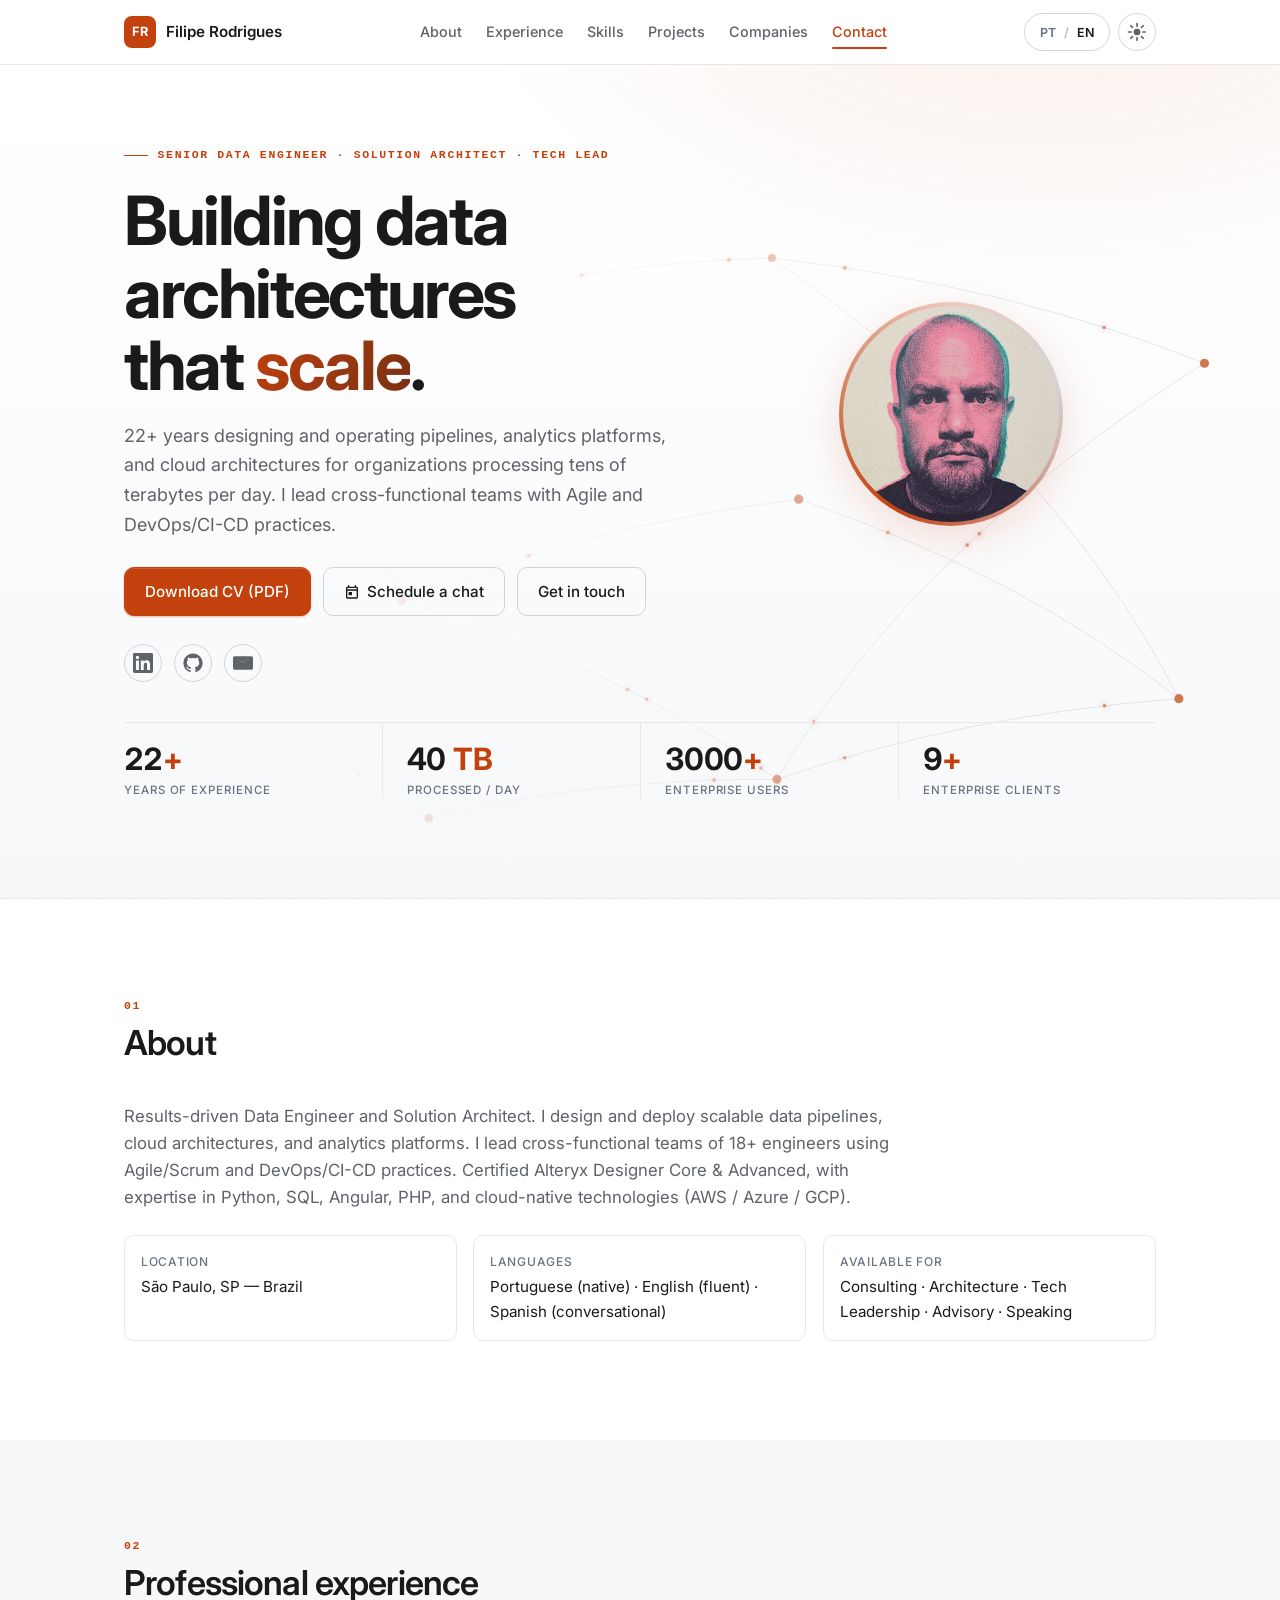
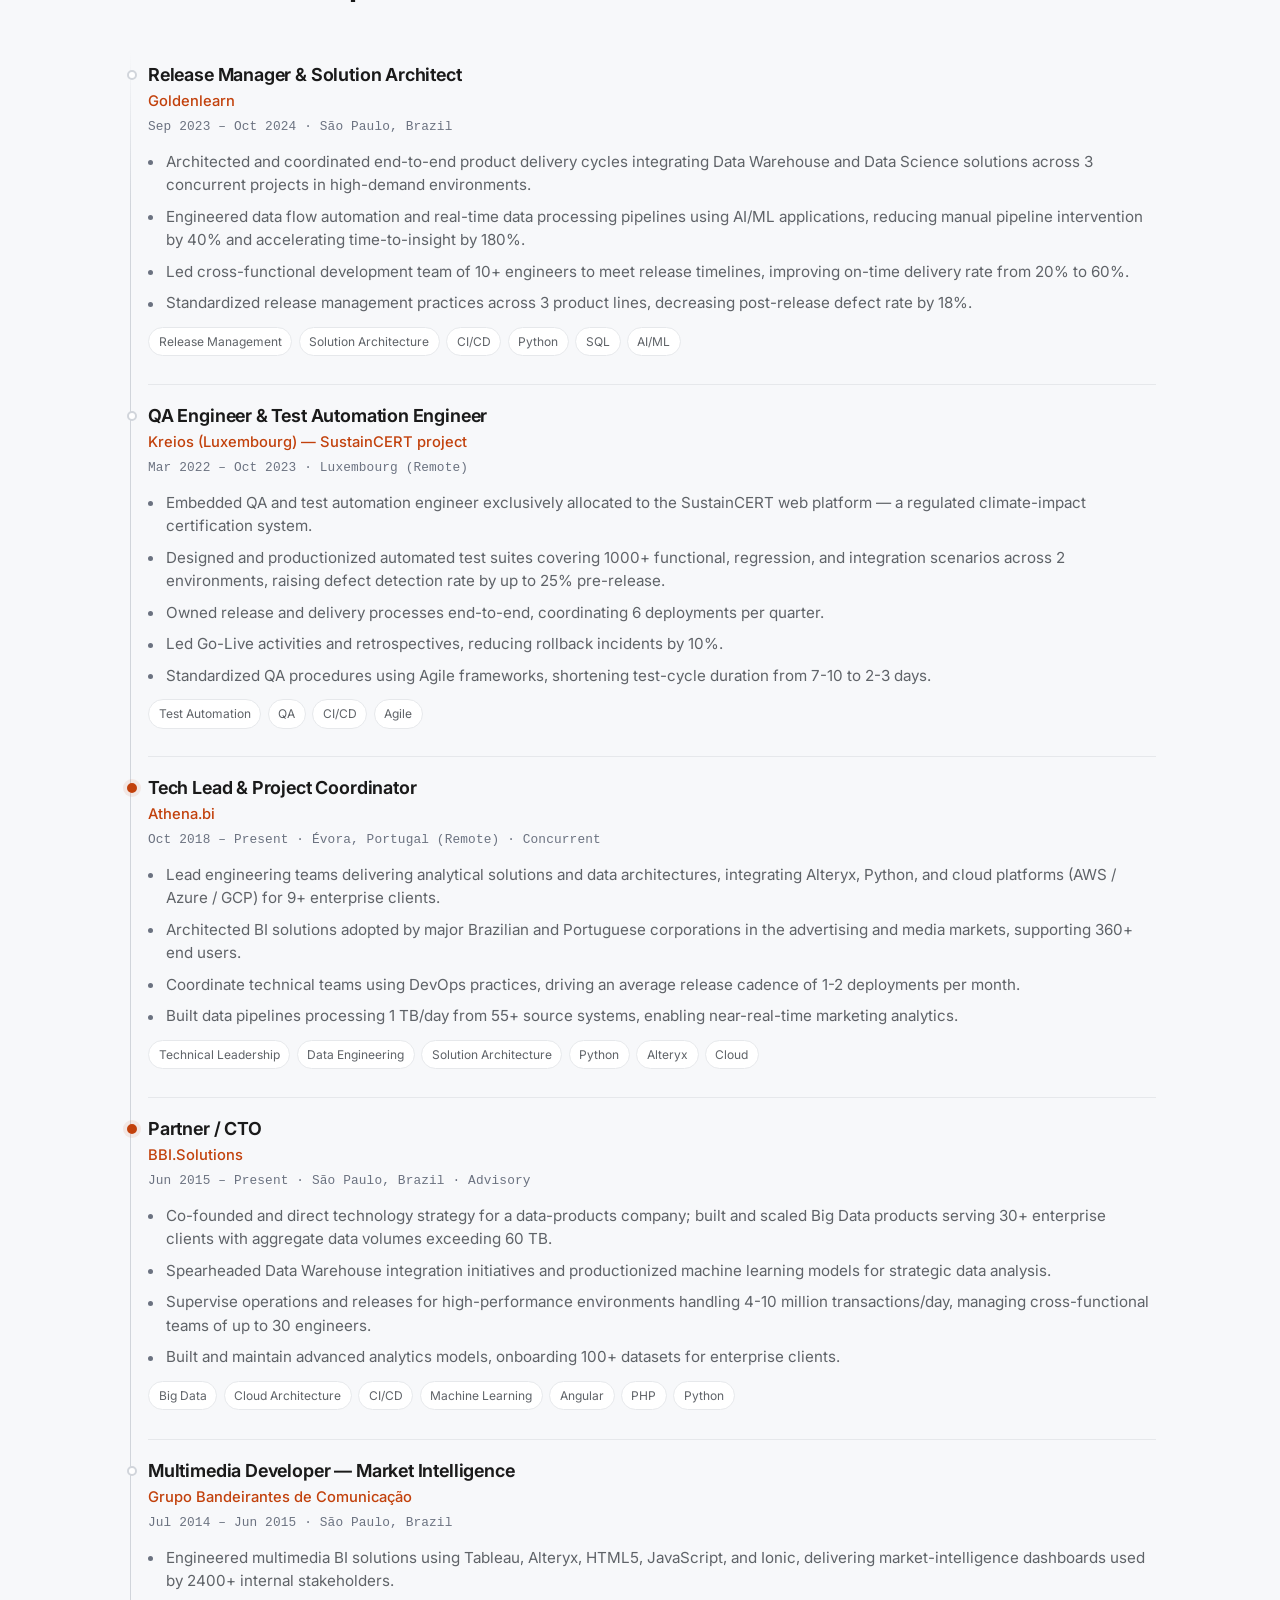
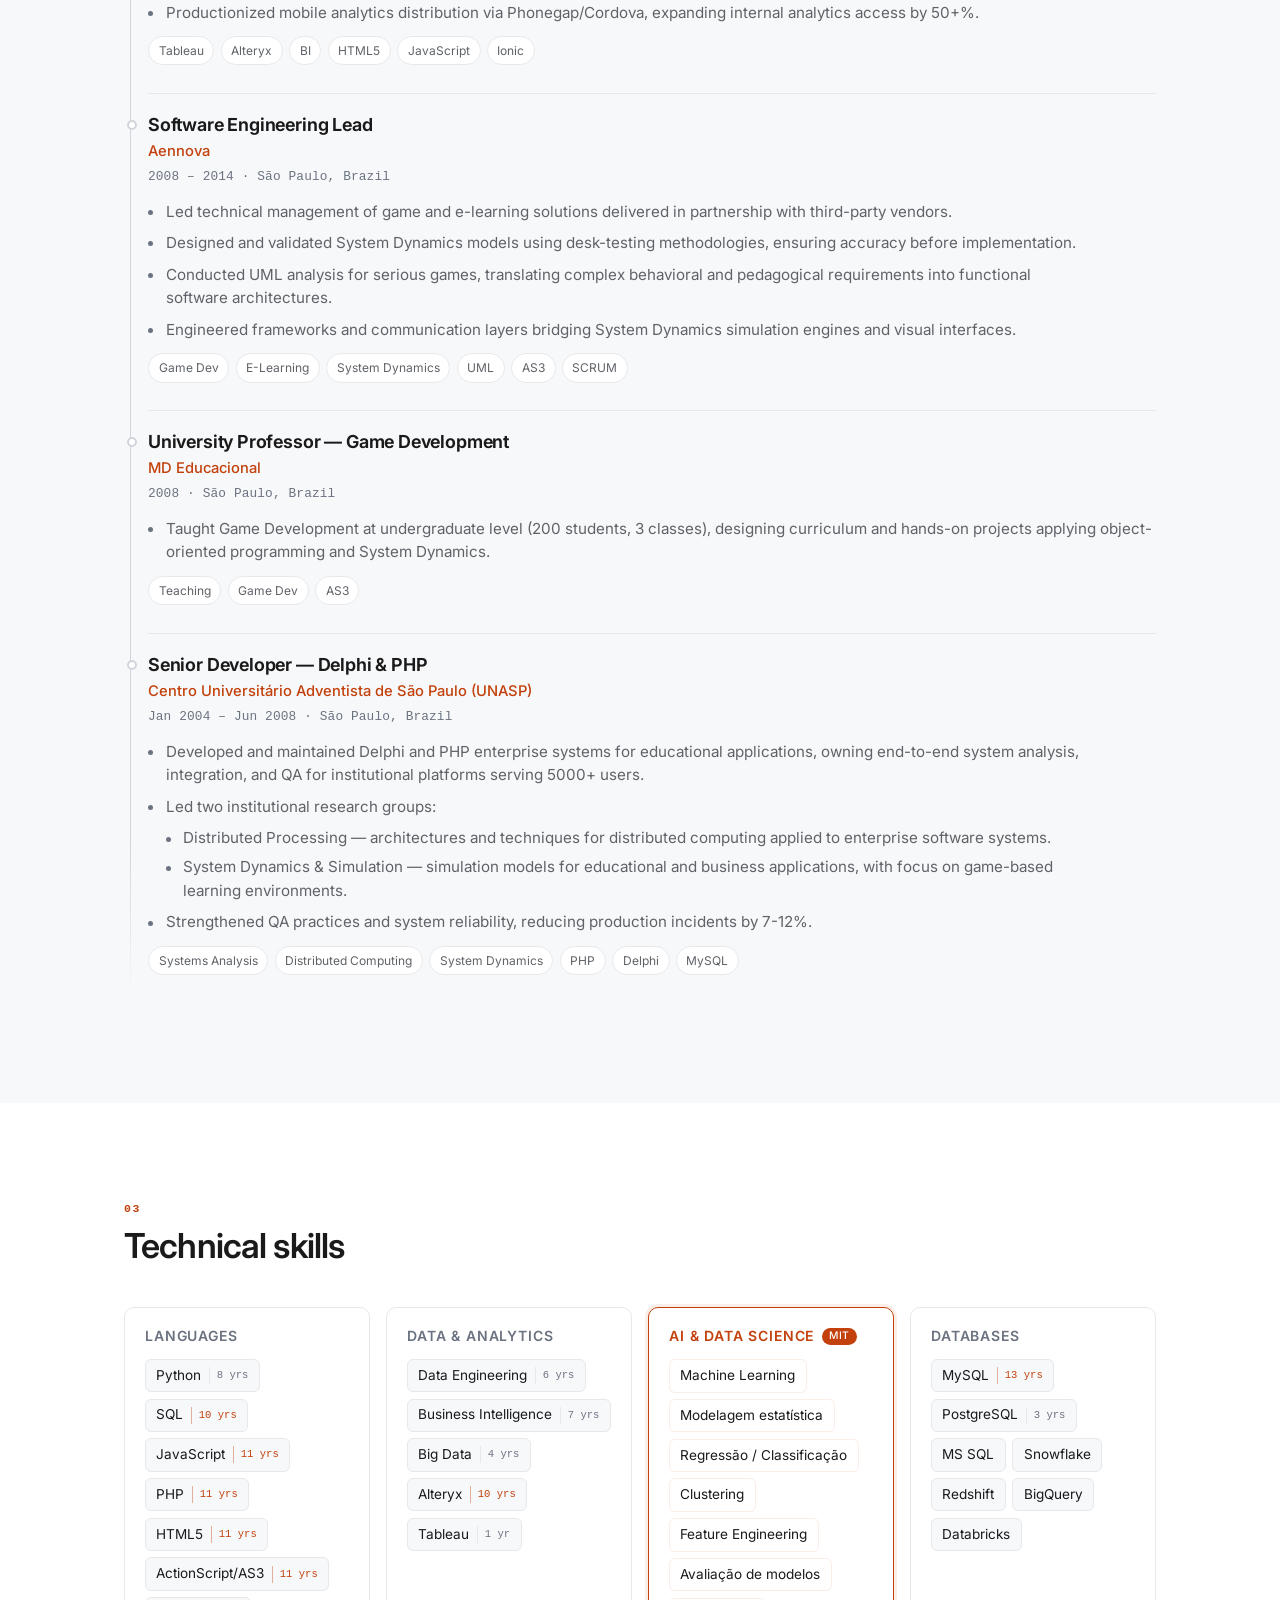
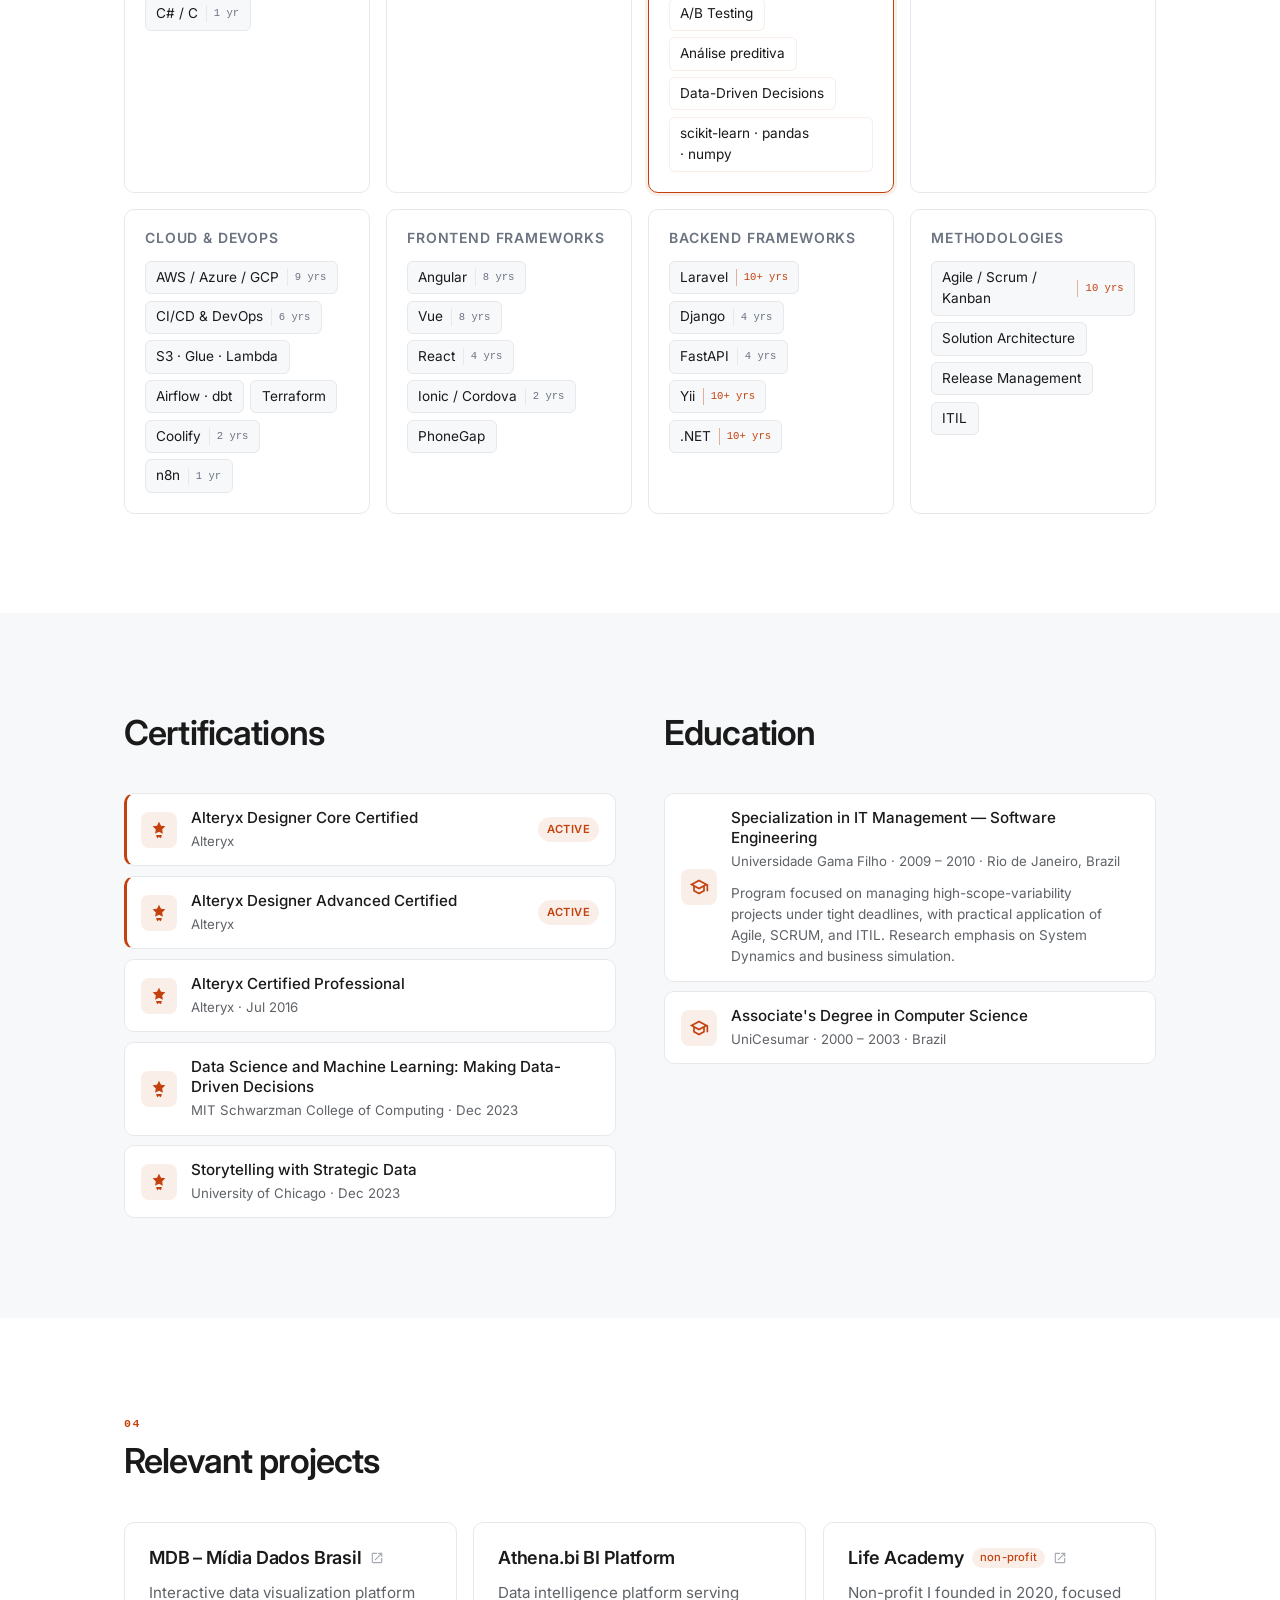
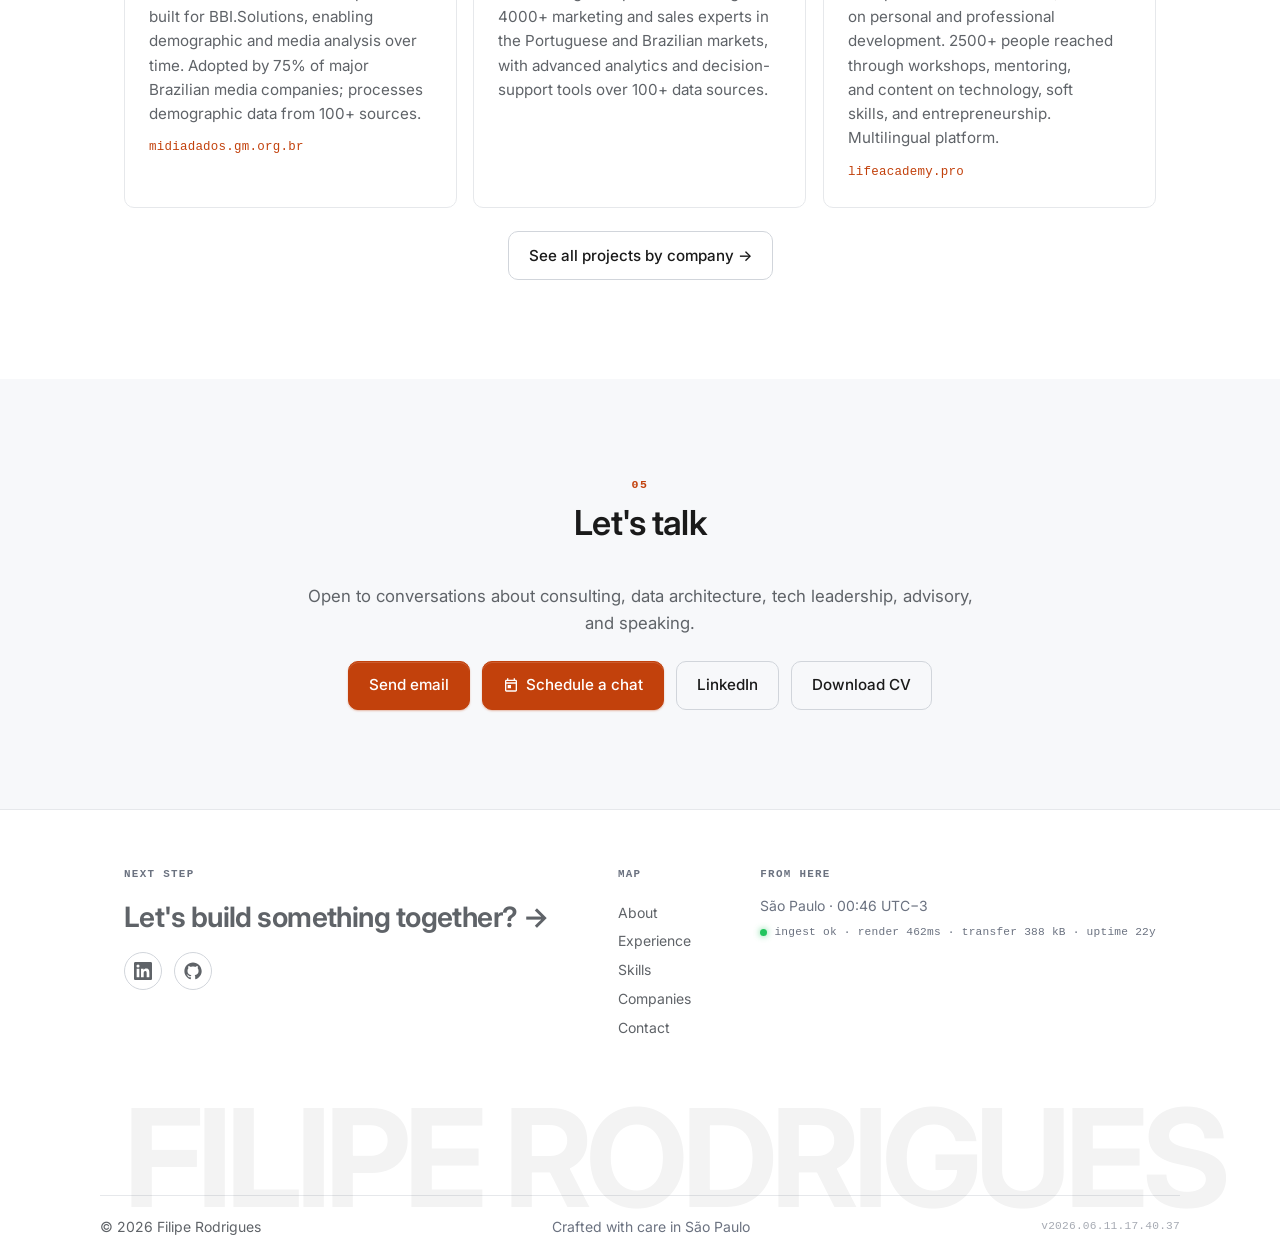
<file: index.html>
<!DOCTYPE html>
<html lang="pt-BR">
<head>
    <meta charset="UTF-8">
    <meta name="viewport" content="width=device-width, initial-scale=1.0">
    <title data-i18n="title.page">Filipe Rodrigues — Senior Data Engineer & Solution Architect</title>
    <meta name="description" data-i18n-attr="content:meta.description" content="Filipe Rodrigues — Senior Data Engineer, Solution Architect e Tech Lead com 22+ anos de experiência em engenharia de dados, arquitetura cloud e plataformas analíticas.">
    <meta name="author" content="Filipe Rodrigues (filiperp)">

    <link rel="canonical" href="https://rodrigues.haus/">

    <!-- Google Search Console verification (substituir TOKEN quando obter):
    <meta name="google-site-verification" content="TOKEN">
    -->

    <meta name="theme-color" content="#c2410c" media="(prefers-color-scheme: light)">
    <meta name="theme-color" content="#0f1115" media="(prefers-color-scheme: dark)">

    <meta property="og:type" content="website">
    <meta property="og:site_name" content="Filipe Rodrigues">
    <meta property="og:title" content="Filipe Rodrigues — Senior Data Engineer & Solution Architect">
    <meta property="og:description" content="22+ anos construindo pipelines de dados, arquiteturas cloud e plataformas analíticas em escala.">
    <meta property="og:url" content="https://rodrigues.haus/">
    <meta property="og:image" content="https://rodrigues.haus/assets/og-image.png">
    <meta property="og:image:width" content="1200">
    <meta property="og:image:height" content="630">
    <meta property="og:image:alt" content="Filipe Rodrigues — Senior Data Engineer & Solution Architect">
    <meta property="og:locale" content="pt_BR">
    <meta property="og:locale:alternate" content="en_US">

    <meta name="twitter:card" content="summary_large_image">
    <meta name="twitter:title" content="Filipe Rodrigues — Senior Data Engineer & Solution Architect">
    <meta name="twitter:description" content="22+ anos construindo pipelines de dados, arquiteturas cloud e plataformas analíticas em escala.">
    <meta name="twitter:image" content="https://rodrigues.haus/assets/og-image.png">

    <link rel="alternate" hreflang="x-default" href="https://rodrigues.haus/">

    <link rel="icon" href="data:image/svg+xml,<svg xmlns=%22http://www.w3.org/2000/svg%22 viewBox=%220 0 100 100%22><rect width=%22100%22 height=%22100%22 rx=%2220%22 fill=%22%23c2410c%22/><text x=%2250%22 y=%2266%22 font-size=%2256%22 text-anchor=%22middle%22 fill=%22white%22 font-family=%22sans-serif%22 font-weight=%22600%22>FR</text></svg>">

    <link rel="preconnect" href="https://fonts.googleapis.com">
    <link rel="preconnect" href="https://fonts.gstatic.com" crossorigin>
    <!-- Fontes em request único e não-bloqueante; Permanent Marker/Caveat são carregadas sob demanda pelo modo off-duty -->
    <link rel="preload" as="style" href="https://fonts.googleapis.com/css2?family=Google+Sans:wght@400;500;700&family=Inter:wght@400;500;600;700&display=swap" onload="this.onload=null;this.rel='stylesheet'">
    <noscript><link rel="stylesheet" href="https://fonts.googleapis.com/css2?family=Google+Sans:wght@400;500;700&family=Inter:wght@400;500;600;700&display=swap"></noscript>

    <link rel="stylesheet" href="css/style.css">

    <script type="application/ld+json">
    {
        "@context": "https://schema.org",
        "@graph": [
            {
                "@type": "Person",
                "@id": "https://rodrigues.haus/#filipe",
                "name": "Filipe Rodrigues",
                "url": "https://rodrigues.haus/",
                "image": "https://rodrigues.haus/assets/foto.jpg",
                "jobTitle": "Senior Data Engineer & Solution Architect",
                "description": "22+ anos construindo pipelines de dados, arquiteturas cloud e plataformas analíticas em escala. Tech Lead e Sócio em quatro empresas: BBI.Solutions, GoldenLearn, Instituto Integratech e DiveSafe.",
                "sameAs": [
                    "https://www.linkedin.com/in/filiperp",
                    "https://github.com/filiperp"
                ],
                "knowsAbout": [
                    "Data Engineering","Solution Architecture","Tech Leadership",
                    "Cloud Architecture","AWS","Azure","GCP",
                    "Python","SQL","JavaScript","PHP","Angular","React","Vue",
                    "Alteryx","Tableau","Big Data","Machine Learning","Data Science",
                    "Release Management","Agile","Scrum","CI/CD","DevOps"
                ],
                "alumniOf": [
                    { "@type": "EducationalOrganization", "name": "UniCesumar" },
                    { "@type": "EducationalOrganization", "name": "Universidade Gama Filho" },
                    { "@type": "EducationalOrganization", "name": "MIT Schwarzman College of Computing" },
                    { "@type": "EducationalOrganization", "name": "University of Chicago" }
                ],
                "worksFor": [
                    { "@id": "https://bbi.solutions/#org" },
                    { "@id": "https://www.goldenlearn.com.br/#org" },
                    { "@id": "https://institutointegratech.org/#org" },
                    { "@id": "https://ppo2.app/#org" }
                ]
            },
            {
                "@type": "WebSite",
                "@id": "https://rodrigues.haus/#site",
                "url": "https://rodrigues.haus/",
                "name": "Filipe Rodrigues",
                "description": "Portfólio de Filipe Rodrigues — Senior Data Engineer, Solution Architect e Tech Lead.",
                "inLanguage": ["pt-BR","en"],
                "publisher": { "@id": "https://rodrigues.haus/#filipe" }
            },
            {
                "@type": "WebPage",
                "@id": "https://rodrigues.haus/#home",
                "url": "https://rodrigues.haus/",
                "name": "Filipe Rodrigues — Senior Data Engineer & Solution Architect",
                "isPartOf": { "@id": "https://rodrigues.haus/#site" },
                "about": { "@id": "https://rodrigues.haus/#filipe" },
                "inLanguage": "pt-BR",
                "hasPart": [
                    { "@type": "WebPageElement", "@id": "https://rodrigues.haus/#about",      "name": "Sobre",                  "url": "https://rodrigues.haus/#about" },
                    { "@type": "WebPageElement", "@id": "https://rodrigues.haus/#experience", "name": "Experiência profissional", "url": "https://rodrigues.haus/#experience" },
                    { "@type": "WebPageElement", "@id": "https://rodrigues.haus/#skills",     "name": "Habilidades técnicas",     "url": "https://rodrigues.haus/#skills" },
                    { "@type": "WebPageElement", "@id": "https://rodrigues.haus/#projects",   "name": "Projetos relevantes",      "url": "https://rodrigues.haus/#projects" },
                    { "@type": "WebPageElement", "@id": "https://rodrigues.haus/#contact",    "name": "Contato",                  "url": "https://rodrigues.haus/#contact" }
                ]
            }
        ]
    }
    </script>
</head>
<body class="page-home">
    <div class="scroll-progress" aria-hidden="true"><span></span></div>
    <a class="skip-link" href="#main" data-i18n="a11y.skip">Pular para o conteúdo</a>

    <header class="topbar">
        <div class="container topbar-inner">
            <a href="#" class="brand" data-i18n-attr="aria-label:a11y.brand;title:brand.tooltip" aria-label="Filipe Rodrigues — início" title="Filipe Rodrigues (IPA: /fi.ˈli.pɘ rʊ.ˈdri.ɡəʒ/)">
                <span class="brand-mark">FR</span>
                <span class="brand-name">Filipe Rodrigues</span>
            </a>
            <nav id="site-nav" class="nav" data-i18n-attr="aria-label:a11y.nav" aria-label="Navegação principal">
                <a href="#about" data-i18n="nav.about">Sobre</a>
                <a href="#experience" data-i18n="nav.experience">Experiência</a>
                <a href="#skills" data-i18n="nav.skills">Skills</a>
                <a href="#projects" data-i18n="nav.projects">Projetos</a>
                <a href="projects.html" data-i18n="nav.companies">Empresas</a>
                <a href="#contact" data-i18n="nav.contact">Contato</a>
            </nav>
            <div class="header-controls">
                <button id="nav-toggle" class="nav-toggle" type="button" aria-expanded="false" aria-controls="site-nav" data-i18n-attr="aria-label:a11y.menu_open;title:a11y.menu_open" aria-label="Abrir menu" title="Abrir menu">
                    <svg class="icon-burger" viewBox="0 0 24 24" width="20" height="20" aria-hidden="true"><g stroke="currentColor" stroke-width="2" stroke-linecap="round"><line x1="4" y1="7" x2="20" y2="7"/><line x1="4" y1="12" x2="20" y2="12"/><line x1="4" y1="17" x2="20" y2="17"/></g></svg>
                    <svg class="icon-close" viewBox="0 0 24 24" width="20" height="20" aria-hidden="true"><g stroke="currentColor" stroke-width="2" stroke-linecap="round"><line x1="6" y1="6" x2="18" y2="18"/><line x1="18" y1="6" x2="6" y2="18"/></g></svg>
                </button>
                <button id="lang-toggle" class="lang-toggle" type="button" data-i18n-attr="aria-label:a11y.lang;title:a11y.lang" aria-label="Alternar idioma" title="Alternar idioma">
                    <span class="lang-opt is-active" data-lang-option="pt" aria-hidden="true">PT</span>
                    <span class="lang-sep" aria-hidden="true">/</span>
                    <span class="lang-opt" data-lang-option="en" aria-hidden="true">EN</span>
                </button>
                <button id="theme-toggle" class="theme-toggle" type="button" data-i18n-attr="aria-label:a11y.theme;title:a11y.theme" aria-label="Alternar tema" title="Alternar tema claro/escuro">
                    <svg class="icon-sun" viewBox="0 0 24 24" width="20" height="20" aria-hidden="true"><circle cx="12" cy="12" r="4" fill="currentColor"/><g stroke="currentColor" stroke-width="2" stroke-linecap="round"><line x1="12" y1="2" x2="12" y2="5"/><line x1="12" y1="19" x2="12" y2="22"/><line x1="2" y1="12" x2="5" y2="12"/><line x1="19" y1="12" x2="22" y2="12"/><line x1="4.5" y1="4.5" x2="6.5" y2="6.5"/><line x1="17.5" y1="17.5" x2="19.5" y2="19.5"/><line x1="4.5" y1="19.5" x2="6.5" y2="17.5"/><line x1="17.5" y1="6.5" x2="19.5" y2="4.5"/></g></svg>
                    <svg class="icon-moon" viewBox="0 0 24 24" width="20" height="20" aria-hidden="true"><path d="M21 12.8A9 9 0 1 1 11.2 3a7 7 0 0 0 9.8 9.8z" fill="currentColor"/></svg>
                </button>
            </div>
        </div>
    </header>

    <main id="main">
        <section class="hero">
            <canvas class="hero-canvas" id="hero-pipeline" aria-hidden="true"></canvas>
            <div class="container hero-inner">
                <div class="hero-text">
                    <p class="eyebrow" data-i18n="hero.eyebrow">Senior Data Engineer · Solution Architect · Tech Lead</p>
                    <h1><span data-i18n="hero.title.before">Construindo arquiteturas de dados que </span><span class="accent" data-i18n="hero.title.accent">escalam</span><span data-i18n="hero.title.after">.</span></h1>
                    <p class="lead" data-i18n="hero.lead">22+ anos desenhando e operando pipelines, plataformas analíticas e arquiteturas cloud para organizações que processam dezenas de terabytes por dia. Lidero times multidisciplinares com práticas ágeis e DevOps/CI-CD.</p>
                    <div class="hero-actions">
                        <a class="btn btn-primary" href="assets/filipe_rodrigues.pdf" download data-i18n="hero.cta.cv">Baixar CV (PDF)</a>
                        <a class="btn btn-ghost" href="https://calendar.app.google/2aG8genMhXuws8dKA" target="_blank" rel="noopener">
                            <svg class="btn-icon" viewBox="0 0 24 24" width="16" height="16" aria-hidden="true"><path fill="currentColor" d="M19 4h-1V2h-2v2H8V2H6v2H5c-1.11 0-2 .89-2 2v14c0 1.1.89 2 2 2h14c1.1 0 2-.9 2-2V6c0-1.11-.9-2-2-2zm0 16H5V10h14v10zM5 8V6h14v2H5zm2 4h5v5H7v-5z"/></svg>
                            <span data-i18n="hero.cta.schedule">Agendar conversa</span>
                        </a>
                        <a class="btn btn-ghost" href="#contact" data-i18n="hero.cta.contact">Entrar em contato</a>
                    </div>
                    <ul class="socials" data-i18n-attr="aria-label:a11y.socials" aria-label="Redes profissionais">
                        <li><a href="https://www.linkedin.com/in/filiperp" target="_blank" rel="noopener" aria-label="LinkedIn">
                            <svg viewBox="0 0 24 24" width="20" height="20" aria-hidden="true"><path fill="currentColor" d="M20.45 20.45h-3.55v-5.57c0-1.33-.02-3.04-1.85-3.04-1.85 0-2.13 1.45-2.13 2.94v5.67H9.36V9h3.41v1.56h.05c.47-.9 1.64-1.85 3.37-1.85 3.6 0 4.27 2.37 4.27 5.46v6.28zM5.34 7.43a2.06 2.06 0 1 1 0-4.12 2.06 2.06 0 0 1 0 4.12zM7.12 20.45H3.56V9h3.56v11.45zM22.22 0H1.77C.79 0 0 .77 0 1.72v20.56C0 23.23.79 24 1.77 24h20.45c.98 0 1.78-.77 1.78-1.72V1.72C24 .77 23.2 0 22.22 0z"/></svg>
                        </a></li>
                        <li><a href="https://github.com/filiperp" target="_blank" rel="noopener" aria-label="GitHub">
                            <svg viewBox="0 0 24 24" width="20" height="20" aria-hidden="true"><path fill="currentColor" d="M12 .5C5.65.5.5 5.65.5 12c0 5.08 3.29 9.39 7.86 10.91.58.1.79-.25.79-.56v-2c-3.2.7-3.87-1.37-3.87-1.37-.52-1.33-1.27-1.68-1.27-1.68-1.04-.71.08-.7.08-.7 1.15.08 1.76 1.18 1.76 1.18 1.02 1.76 2.69 1.25 3.35.96.1-.74.4-1.25.72-1.54-2.55-.29-5.24-1.28-5.24-5.7 0-1.26.45-2.29 1.18-3.1-.12-.29-.51-1.46.11-3.05 0 0 .97-.31 3.18 1.18.92-.26 1.92-.39 2.9-.4.98.01 1.98.14 2.9.4 2.2-1.49 3.17-1.18 3.17-1.18.62 1.59.23 2.76.11 3.05.74.81 1.18 1.84 1.18 3.1 0 4.43-2.69 5.41-5.26 5.69.41.35.78 1.05.78 2.12v3.14c0 .31.21.67.8.56 4.56-1.52 7.85-5.83 7.85-10.91C23.5 5.65 18.35.5 12 .5z"/></svg>
                        </a></li>
                        <li><a id="email-link" href="#" aria-label="Email"><svg viewBox="0 0 24 24" width="20" height="20" aria-hidden="true"><path fill="currentColor" d="M2 4h20c1.1 0 2 .9 2 2v12c0 1.1-.9 2-2 2H2c-1.1 0-2-.9-2-2V6c0-1.1.9-2 2-2zm10 7L2.4 5.4 12 11.4l9.6-6L12 11z"/></svg></a></li>
                    </ul>
                </div>
                <div class="hero-side">
                    <img class="avatar" src="assets/foto.jpg" alt="Filipe Rodrigues" width="288" height="288" loading="eager">
                </div>
            </div>
            <div class="container hero-stats-row">
                <ul class="stats">
                    <li><strong><span class="stat-num" data-count="22">22</span><span class="stat-suffix">+</span></strong><span data-i18n="stats.years">anos de experiência</span></li>
                    <li><strong><span class="stat-num" data-count="40">40</span><span class="stat-suffix"> TB</span></strong><span data-i18n="stats.tb">processados / dia</span></li>
                    <li><strong><span class="stat-num" data-count="3000">3000</span><span class="stat-suffix">+</span></strong><span data-i18n="stats.users">usuários enterprise</span></li>
                    <li><strong><span class="stat-num" data-count="9">9</span><span class="stat-suffix">+</span></strong><span data-i18n="stats.clients">clientes enterprise</span></li>
                </ul>
            </div>
        </section>

        <section id="about" class="section">
            <div class="container">
                <h2 class="section-title" data-i18n="about.title">Sobre</h2>
                <p class="section-lead" data-i18n="about.lead">Engenheiro de Dados e Arquiteto de Soluções orientado a resultados. Projeto e implanto pipelines de dados escaláveis, arquiteturas cloud e plataformas analíticas. Lidero times multifuncionais de 18+ engenheiros usando Agile/Scrum e práticas de DevOps/CI-CD. Certificado Alteryx Designer Core &amp; Advanced, com expertise em Python, SQL, Angular, PHP e tecnologias cloud-native (AWS / Azure / GCP).</p>

                <div class="meta-grid">
                    <div class="meta"><span class="meta-label" data-i18n="about.meta.location_label">Localização</span><span class="meta-value" data-i18n="about.meta.location_value">São Paulo, SP — Brasil</span></div>
                    <div class="meta"><span class="meta-label" data-i18n="about.meta.languages_label">Idiomas</span><span class="meta-value" data-i18n="about.meta.languages_value">Português (nativo) · Inglês (fluente) · Espanhol (conversacional)</span></div>
                    <div class="meta"><span class="meta-label" data-i18n="about.meta.available_label">Disponível para</span><span class="meta-value" data-i18n="about.meta.available_value">Consultoria · Arquitetura · Tech Leadership · Advisory · Palestras</span></div>
                </div>
            </div>
        </section>

        <section id="experience" class="section section-alt">
            <div class="container">
                <h2 class="section-title" data-i18n="experience.title">Experiência profissional</h2>
                <ol class="timeline">
                    <li class="job">
                        <div class="job-head">
                            <h3 data-i18n="jobs.goldenlearn.title">Release Manager &amp; Solution Architect</h3>
                            <span class="job-company" data-i18n="jobs.goldenlearn.company">Goldenlearn</span>
                            <span class="job-meta" data-i18n="jobs.goldenlearn.meta">Set 2023 – Out 2024 · São Paulo, Brasil</span>
                        </div>
                        <ul class="job-points">
                            <li data-i18n="jobs.goldenlearn.b1">Arquitetei e coordenei ciclos de entrega ponta a ponta integrando soluções de Data Warehouse e Data Science em 3 projetos simultâneos.</li>
                            <li data-i18n="jobs.goldenlearn.b2">Implementei automação de fluxos de dados e pipelines em tempo real com IA/ML, reduzindo intervenção manual em 40% e acelerando time-to-insight em 180%.</li>
                            <li data-i18n="jobs.goldenlearn.b3">Liderei time multifuncional de 10+ engenheiros, elevando a taxa de entrega no prazo de 20% para 60%.</li>
                            <li data-i18n="jobs.goldenlearn.b4">Padronizei práticas de release management em 3 linhas de produto, reduzindo defeitos pós-release em 18%.</li>
                        </ul>
                        <ul class="tags"><li>Release Management</li><li>Solution Architecture</li><li>CI/CD</li><li>Python</li><li>SQL</li><li>AI/ML</li></ul>
                    </li>

                    <li class="job">
                        <div class="job-head">
                            <h3 data-i18n="jobs.kreios.title">QA Engineer &amp; Test Automation Engineer</h3>
                            <span class="job-company" data-i18n="jobs.kreios.company">Kreios (Luxemburgo) — projeto SustainCERT</span>
                            <span class="job-meta" data-i18n="jobs.kreios.meta">Mar 2022 – Out 2023 · Luxemburgo (Remoto)</span>
                        </div>
                        <ul class="job-points">
                            <li data-i18n="jobs.kreios.b1">QA e automação dedicada à plataforma SustainCERT — sistema de certificação de impacto climático regulado.</li>
                            <li data-i18n="jobs.kreios.b2">Projetei suítes automatizadas cobrindo 1000+ cenários funcionais, de regressão e integração em 2 ambientes, aumentando detecção de defeitos pré-release em até 25%.</li>
                            <li data-i18n="jobs.kreios.b3">Conduzi processos de release ponta a ponta com 6 deploys por trimestre.</li>
                            <li data-i18n="jobs.kreios.b4">Reduzi incidentes de rollback em 10% via melhorias em Go-Live e retrospectivas.</li>
                            <li data-i18n="jobs.kreios.b5">Encurtei ciclo de testes de 7-10 para 2-3 dias com Scrum e Kanban.</li>
                        </ul>
                        <ul class="tags"><li>Test Automation</li><li>QA</li><li>CI/CD</li><li>Agile</li></ul>
                    </li>

                    <li class="job job--current">
                        <div class="job-head">
                            <h3 data-i18n="jobs.athena.title">Tech Lead &amp; Project Coordinator</h3>
                            <span class="job-company" data-i18n="jobs.athena.company">Athena.bi</span>
                            <span class="job-meta" data-i18n="jobs.athena.meta">Out 2018 – Presente · Évora, Portugal (Remoto) · Em paralelo</span>
                        </div>
                        <ul class="job-points">
                            <li data-i18n="jobs.athena.b1">Lidero times entregando soluções analíticas e arquiteturas de dados integrando Alteryx, Python e cloud (AWS/Azure/GCP) para 9+ clientes enterprise.</li>
                            <li data-i18n="jobs.athena.b2">Arquitetei soluções de BI adotadas por grandes corporações brasileiras e portuguesas dos mercados de publicidade e mídia, suportando 360+ usuários.</li>
                            <li data-i18n="jobs.athena.b3">Cadência média de 1-2 deploys por mês com práticas DevOps.</li>
                            <li data-i18n="jobs.athena.b4">Pipelines processando 1 TB/dia a partir de 55+ sistemas fonte.</li>
                        </ul>
                        <ul class="tags"><li>Technical Leadership</li><li>Data Engineering</li><li>Solution Architecture</li><li>Python</li><li>Alteryx</li><li>Cloud</li></ul>
                    </li>

                    <li class="job job--current">
                        <div class="job-head">
                            <h3 data-i18n="jobs.bbi.title">Partner / CTO</h3>
                            <span class="job-company" data-i18n="jobs.bbi.company">BBI.Solutions</span>
                            <span class="job-meta" data-i18n="jobs.bbi.meta">Jun 2015 – Presente · São Paulo, Brasil · Em paralelo</span>
                        </div>
                        <ul class="job-points">
                            <li data-i18n="jobs.bbi.b1">Cofundador e diretor de estratégia tecnológica em empresa de produtos de dados; escalei produtos Big Data para 30+ clientes enterprise, com volume agregado &gt; 60 TB.</li>
                            <li data-i18n="jobs.bbi.b2">Liderei iniciativas de integração de Data Warehouse e modelos de ML em produção para análise estratégica.</li>
                            <li data-i18n="jobs.bbi.b3">Supervisiono operações e releases em ambientes de 4-10 milhões de transações/dia, gerenciando times de até 30 engenheiros.</li>
                            <li data-i18n="jobs.bbi.b4">Construí e mantenho modelos avançados de analytics, integrando 100+ datasets.</li>
                        </ul>
                        <ul class="tags"><li>Big Data</li><li>Cloud Architecture</li><li>CI/CD</li><li>Machine Learning</li><li>Angular</li><li>PHP</li><li>Python</li></ul>
                    </li>

                    <li class="job">
                        <div class="job-head">
                            <h3 data-i18n="jobs.band.title">Multimedia Developer — Market Intelligence</h3>
                            <span class="job-company" data-i18n="jobs.band.company">Grupo Bandeirantes de Comunicação</span>
                            <span class="job-meta" data-i18n="jobs.band.meta">Jul 2014 – Jun 2015 · São Paulo, Brasil</span>
                        </div>
                        <ul class="job-points">
                            <li data-i18n="jobs.band.b1">Engenheirei soluções multimídia de BI com Tableau, Alteryx, HTML5, JavaScript e Ionic para 2400+ stakeholders internos.</li>
                            <li data-i18n="jobs.band.b2">Distribuição mobile de analytics via Phonegap/Cordova, expandindo acesso em mais de 50%.</li>
                        </ul>
                        <ul class="tags"><li>Tableau</li><li>Alteryx</li><li>BI</li><li>HTML5</li><li>JavaScript</li><li>Ionic</li></ul>
                    </li>

                    <li class="job">
                        <div class="job-head">
                            <h3 data-i18n="jobs.aennova.title">Software Engineering Lead</h3>
                            <span class="job-company" data-i18n="jobs.aennova.company">Aennova</span>
                            <span class="job-meta" data-i18n="jobs.aennova.meta">2008 – 2014 · São Paulo, Brasil</span>
                        </div>
                        <ul class="job-points">
                            <li data-i18n="jobs.aennova.b1">Gestão técnica de soluções de games e e-learning entregues em parceria com fornecedores.</li>
                            <li data-i18n="jobs.aennova.b2">Modelagem e validação via System Dynamics com desk-testing antes da implementação.</li>
                            <li data-i18n="jobs.aennova.b3">Análise UML para serious games, traduzindo requisitos pedagógicos em arquiteturas funcionais.</li>
                            <li data-i18n="jobs.aennova.b4">Frameworks de comunicação entre engines de simulação e interfaces visuais.</li>
                        </ul>
                        <ul class="tags"><li>Game Dev</li><li>E-Learning</li><li>System Dynamics</li><li>UML</li><li>AS3</li><li>SCRUM</li></ul>
                    </li>

                    <li class="job">
                        <div class="job-head">
                            <h3 data-i18n="jobs.md.title">Professor universitário — Game Development</h3>
                            <span class="job-company" data-i18n="jobs.md.company">MD Educacional</span>
                            <span class="job-meta" data-i18n="jobs.md.meta">2008 · São Paulo, Brasil</span>
                        </div>
                        <ul class="job-points">
                            <li data-i18n="jobs.md.b1">Ensino de Game Development na graduação (200 alunos, 3 turmas), desenho de currículo e projetos práticos com POO e System Dynamics.</li>
                        </ul>
                        <ul class="tags"><li>Teaching</li><li>Game Dev</li><li>AS3</li></ul>
                    </li>

                    <li class="job">
                        <div class="job-head">
                            <h3 data-i18n="jobs.unasp.title">Senior Developer — Delphi &amp; PHP</h3>
                            <span class="job-company" data-i18n="jobs.unasp.company">Centro Universitário Adventista de São Paulo (UNASP)</span>
                            <span class="job-meta" data-i18n="jobs.unasp.meta">Jan 2004 – Jun 2008 · São Paulo, Brasil</span>
                        </div>
                        <ul class="job-points">
                            <li data-i18n="jobs.unasp.b1">Desenvolvi e mantive sistemas Delphi e PHP para 5000+ usuários, com análise, integração e QA ponta a ponta.</li>
                            <li>
                                <span data-i18n="jobs.unasp.b2">Liderei dois grupos de pesquisa institucionais:</span>
                                <ul>
                                    <li data-i18n="jobs.unasp.b2a">Processamento Distribuído — arquiteturas e técnicas aplicadas a sistemas corporativos.</li>
                                    <li data-i18n="jobs.unasp.b2b">System Dynamics &amp; Simulação — modelos para aprendizagem baseada em jogos e simuladores corporativos.</li>
                                </ul>
                            </li>
                            <li data-i18n="jobs.unasp.b3">Redução de 7-12% em incidentes de produção através de melhorias em QA.</li>
                        </ul>
                        <ul class="tags"><li>Systems Analysis</li><li>Distributed Computing</li><li>System Dynamics</li><li>PHP</li><li>Delphi</li><li>MySQL</li></ul>
                    </li>
                </ol>
            </div>
        </section>

        <section id="skills" class="section">
            <div class="container">
                <h2 class="section-title" data-i18n="skills.title">Habilidades técnicas</h2>
                <div class="skills-grid">
                    <div class="skill-group">
                        <h3 data-i18n="skills.languages">Linguagens</h3>
                        <ul>
                            <li>Python <span class="skill-yrs">8 <span data-i18n="skills.yrs">anos</span></span></li>
                            <li>SQL <span class="skill-yrs skill-yrs--top">10 <span data-i18n="skills.yrs">anos</span></span></li>
                            <li>JavaScript <span class="skill-yrs skill-yrs--top">11 <span data-i18n="skills.yrs">anos</span></span></li>
                            <li>PHP <span class="skill-yrs skill-yrs--top">11 <span data-i18n="skills.yrs">anos</span></span></li>
                            <li>HTML5 <span class="skill-yrs skill-yrs--top">11 <span data-i18n="skills.yrs">anos</span></span></li>
                            <li>ActionScript/AS3 <span class="skill-yrs skill-yrs--top">11 <span data-i18n="skills.yrs">anos</span></span></li>
                            <li>C# / C <span class="skill-yrs">1 <span data-i18n="skills.yr">ano</span></span></li>
                        </ul>
                    </div>
                    <div class="skill-group">
                        <h3 data-i18n="skills.data">Dados &amp; Analytics</h3>
                        <ul>
                            <li>Data Engineering <span class="skill-yrs">6 <span data-i18n="skills.yrs">anos</span></span></li>
                            <li>Business Intelligence <span class="skill-yrs">7 <span data-i18n="skills.yrs">anos</span></span></li>
                            <li>Big Data <span class="skill-yrs">4 <span data-i18n="skills.yrs">anos</span></span></li>
                            <li>Alteryx <span class="skill-yrs skill-yrs--top">10 <span data-i18n="skills.yrs">anos</span></span></li>
                            <li>Tableau <span class="skill-yrs">1 <span data-i18n="skills.yr">ano</span></span></li>
                        </ul>
                    </div>
                    <div class="skill-group skill-group--accent">
                        <h3><span data-i18n="skills.ai">IA &amp; Data Science</span> <span class="badge" data-i18n="skills.ai.badge">MIT</span></h3>
                        <ul>
                            <li>Machine Learning</li>
                            <li>Modelagem estatística</li>
                            <li>Regressão / Classificação</li>
                            <li>Clustering</li>
                            <li>Feature Engineering</li>
                            <li>Avaliação de modelos</li>
                            <li>A/B Testing</li>
                            <li>Análise preditiva</li>
                            <li>Data-Driven Decisions</li>
                            <li>scikit-learn · pandas · numpy</li>
                        </ul>
                    </div>
                    <div class="skill-group">
                        <h3 data-i18n="skills.db">Bancos de dados</h3>
                        <ul>
                            <li>MySQL <span class="skill-yrs skill-yrs--top">13 <span data-i18n="skills.yrs">anos</span></span></li>
                            <li>PostgreSQL <span class="skill-yrs">3 <span data-i18n="skills.yrs">anos</span></span></li>
                            <li>MS SQL</li><li>Snowflake</li><li>Redshift</li><li>BigQuery</li><li>Databricks</li>
                        </ul>
                    </div>
                    <div class="skill-group">
                        <h3 data-i18n="skills.cloud">Cloud &amp; DevOps</h3>
                        <ul>
                            <li>AWS / Azure / GCP <span class="skill-yrs">9 <span data-i18n="skills.yrs">anos</span></span></li>
                            <li>CI/CD &amp; DevOps <span class="skill-yrs">6 <span data-i18n="skills.yrs">anos</span></span></li>
                            <li>S3 · Glue · Lambda</li><li>Airflow · dbt</li><li>Terraform</li>
                            <li>Coolify <span class="skill-yrs">2 <span data-i18n="skills.yrs">anos</span></span></li>
                            <li>n8n <span class="skill-yrs">1 <span data-i18n="skills.yr">ano</span></span></li>
                        </ul>
                    </div>
                    <div class="skill-group">
                        <h3 data-i18n="skills.frontend">Frontend Frameworks</h3>
                        <ul>
                            <li>Angular <span class="skill-yrs">8 <span data-i18n="skills.yrs">anos</span></span></li>
                            <li>Vue <span class="skill-yrs">8 <span data-i18n="skills.yrs">anos</span></span></li>
                            <li>React <span class="skill-yrs">4 <span data-i18n="skills.yrs">anos</span></span></li>
                            <li>Ionic / Cordova <span class="skill-yrs">2 <span data-i18n="skills.yrs">anos</span></span></li>
                            <li>PhoneGap</li>
                        </ul>
                    </div>
                    <div class="skill-group">
                        <h3 data-i18n="skills.backend">Backend Frameworks</h3>
                        <ul>
                            <li>Laravel <span class="skill-yrs skill-yrs--top">10+ <span data-i18n="skills.yrs">anos</span></span></li>
                            <li>Django <span class="skill-yrs">4 <span data-i18n="skills.yrs">anos</span></span></li>
                            <li>FastAPI <span class="skill-yrs">4 <span data-i18n="skills.yrs">anos</span></span></li>
                            <li>Yii <span class="skill-yrs skill-yrs--top">10+ <span data-i18n="skills.yrs">anos</span></span></li>
                            <li>.NET <span class="skill-yrs skill-yrs--top">10+ <span data-i18n="skills.yrs">anos</span></span></li>
                        </ul>
                    </div>
                    <div class="skill-group">
                        <h3 data-i18n="skills.methods">Metodologias</h3>
                        <ul>
                            <li>Agile / Scrum / Kanban <span class="skill-yrs skill-yrs--top">10 <span data-i18n="skills.yrs">anos</span></span></li>
                            <li>Solution Architecture</li><li>Release Management</li><li>ITIL</li>
                        </ul>
                    </div>
                </div>
            </div>
        </section>

        <section class="section section-alt">
            <div class="container two-col">
                <div>
                    <h2 class="section-title" data-i18n="certs.title">Certificações</h2>
                    <div class="creds-list">
                        <div class="cred-card cred-card--active">
                            <span class="cred-icon" aria-hidden="true"><svg viewBox="0 0 24 24" width="20" height="20"><path fill="currentColor" d="M12 2l2.39 4.84L19.6 7.6l-3.8 3.71.9 5.24L12 14.08l-4.7 2.47.9-5.24L4.4 7.6l5.21-.76L12 2zm-3.5 16h7l-1.2 4-2.3-1.5-2.3 1.5-1.2-4z"/></svg></span>
                            <div class="cred-body">
                                <strong class="cred-title">Alteryx Designer Core Certified</strong>
                                <span class="cred-meta" data-i18n="certs.alteryx_core.desc">Alteryx</span>
                            </div>
                            <span class="cred-badge" data-i18n="certs.active">Ativo</span>
                        </div>
                        <div class="cred-card cred-card--active">
                            <span class="cred-icon" aria-hidden="true"><svg viewBox="0 0 24 24" width="20" height="20"><path fill="currentColor" d="M12 2l2.39 4.84L19.6 7.6l-3.8 3.71.9 5.24L12 14.08l-4.7 2.47.9-5.24L4.4 7.6l5.21-.76L12 2zm-3.5 16h7l-1.2 4-2.3-1.5-2.3 1.5-1.2-4z"/></svg></span>
                            <div class="cred-body">
                                <strong class="cred-title">Alteryx Designer Advanced Certified</strong>
                                <span class="cred-meta" data-i18n="certs.alteryx_adv.desc">Alteryx</span>
                            </div>
                            <span class="cred-badge" data-i18n="certs.active">Ativo</span>
                        </div>
                        <div class="cred-card">
                            <span class="cred-icon" aria-hidden="true"><svg viewBox="0 0 24 24" width="20" height="20"><path fill="currentColor" d="M12 2l2.39 4.84L19.6 7.6l-3.8 3.71.9 5.24L12 14.08l-4.7 2.47.9-5.24L4.4 7.6l5.21-.76L12 2zm-3.5 16h7l-1.2 4-2.3-1.5-2.3 1.5-1.2-4z"/></svg></span>
                            <div class="cred-body">
                                <strong class="cred-title">Alteryx Certified Professional</strong>
                                <span class="cred-meta" data-i18n="certs.alteryx_pro.desc">Alteryx · Jul 2016</span>
                            </div>
                        </div>
                        <div class="cred-card">
                            <span class="cred-icon" aria-hidden="true"><svg viewBox="0 0 24 24" width="20" height="20"><path fill="currentColor" d="M12 2l2.39 4.84L19.6 7.6l-3.8 3.71.9 5.24L12 14.08l-4.7 2.47.9-5.24L4.4 7.6l5.21-.76L12 2zm-3.5 16h7l-1.2 4-2.3-1.5-2.3 1.5-1.2-4z"/></svg></span>
                            <div class="cred-body">
                                <strong class="cred-title">Data Science and Machine Learning: Making Data-Driven Decisions</strong>
                                <span class="cred-meta" data-i18n="certs.mit.desc">MIT Schwarzman College of Computing · Dez 2023</span>
                            </div>
                        </div>
                        <div class="cred-card">
                            <span class="cred-icon" aria-hidden="true"><svg viewBox="0 0 24 24" width="20" height="20"><path fill="currentColor" d="M12 2l2.39 4.84L19.6 7.6l-3.8 3.71.9 5.24L12 14.08l-4.7 2.47.9-5.24L4.4 7.6l5.21-.76L12 2zm-3.5 16h7l-1.2 4-2.3-1.5-2.3 1.5-1.2-4z"/></svg></span>
                            <div class="cred-body">
                                <strong class="cred-title" data-i18n="certs.uchicago.title">Storytelling com Dados Estratégicos</strong>
                                <span class="cred-meta" data-i18n="certs.uchicago.desc">University of Chicago · Dez 2023</span>
                            </div>
                        </div>
                    </div>
                </div>
                <div>
                    <h2 class="section-title" data-i18n="edu.title">Educação</h2>
                    <div class="creds-list">
                        <div class="cred-card">
                            <span class="cred-icon" aria-hidden="true"><svg viewBox="0 0 24 24" width="20" height="20"><path fill="currentColor" d="M12 3L1 9l4 2.18v6L12 21l7-3.82v-6l2-1.09V17h2V9L12 3zm6.82 6L12 12.72 5.18 9 12 5.28 18.82 9zM17 15.99l-5 2.73-5-2.73v-3.72L12 15l5-2.73v3.72z"/></svg></span>
                            <div class="cred-body">
                                <strong class="cred-title" data-i18n="edu.ugf.title">Especialização em Gestão de TI — Engenharia de Software</strong>
                                <span class="cred-meta" data-i18n="edu.ugf.meta">Universidade Gama Filho · 2009 – 2010 · Rio de Janeiro, Brasil</span>
                                <p class="cred-desc" data-i18n="edu.ugf.desc">Programa focado em projetos de alta variabilidade sob prazos curtos, com aplicação de Agile, SCRUM e ITIL. Ênfase em System Dynamics e simulação de negócios.</p>
                            </div>
                        </div>
                        <div class="cred-card">
                            <span class="cred-icon" aria-hidden="true"><svg viewBox="0 0 24 24" width="20" height="20"><path fill="currentColor" d="M12 3L1 9l4 2.18v6L12 21l7-3.82v-6l2-1.09V17h2V9L12 3zm6.82 6L12 12.72 5.18 9 12 5.28 18.82 9zM17 15.99l-5 2.73-5-2.73v-3.72L12 15l5-2.73v3.72z"/></svg></span>
                            <div class="cred-body">
                                <strong class="cred-title" data-i18n="edu.unicesumar.title">Tecnólogo em Informática</strong>
                                <span class="cred-meta" data-i18n="edu.unicesumar.meta">UniCesumar · 2000 – 2003 · Brasil</span>
                            </div>
                        </div>
                    </div>
                </div>
            </div>
        </section>

        <section id="projects" class="section">
            <div class="container">
                <h2 class="section-title" data-i18n="projects.title">Projetos relevantes</h2>
                <div class="projects-grid">
                    <article class="project">
                        <a class="project-link" href="https://midiadados.gm.org.br/" target="_blank" rel="noopener">
                            <h3>
                                <span data-i18n="projects.mdb.title">MDB – Mídia Dados Brasil</span>
                                <svg class="external-icon" viewBox="0 0 24 24" width="14" height="14" aria-hidden="true"><path fill="currentColor" d="M14 3v2h3.59l-9.83 9.83 1.41 1.41L19 6.41V10h2V3h-7zM19 19H5V5h7V3H5c-1.11 0-2 .89-2 2v14c0 1.1.89 2 2 2h14c1.1 0 2-.9 2-2v-7h-2v7z"/></svg>
                            </h3>
                            <p data-i18n="projects.mdb.desc">Plataforma interativa de visualização de dados construída para BBI.Solutions, permitindo análises demográficas e de mídia ao longo do tempo. Adotada por 75% das grandes mídias brasileiras; processa dados demográficos de 100+ fontes.</p>
                            <span class="project-url">midiadados.gm.org.br</span>
                        </a>
                    </article>
                    <article class="project">
                        <h3 data-i18n="projects.athena.title">Athena.bi BI Platform</h3>
                        <p data-i18n="projects.athena.desc">Plataforma de inteligência de dados servindo 4000+ especialistas de marketing e vendas nos mercados português e brasileiro, com analytics avançado e ferramentas de decisão sobre 100+ fontes de dados.</p>
                    </article>
                    <article class="project">
                        <a class="project-link" href="https://lifeacademy.pro" target="_blank" rel="noopener">
                            <h3>
                                <span data-i18n="projects.life.title">Life Academy</span>
                                <span class="badge" data-i18n="projects.life.badge">sem fins lucrativos</span>
                                <svg class="external-icon" viewBox="0 0 24 24" width="14" height="14" aria-hidden="true"><path fill="currentColor" d="M14 3v2h3.59l-9.83 9.83 1.41 1.41L19 6.41V10h2V3h-7zM19 19H5V5h7V3H5c-1.11 0-2 .89-2 2v14c0 1.1.89 2 2 2h14c1.1 0 2-.9 2-2v-7h-2v7z"/></svg>
                            </h3>
                            <p data-i18n="projects.life.desc">Iniciativa sem fins lucrativos que fundei em 2020, focada em desenvolvimento pessoal e profissional. 2500+ pessoas atendidas em workshops, mentorias e conteúdos sobre tecnologia, soft skills e empreendedorismo. Plataforma multilíngue.</p>
                            <span class="project-url">lifeacademy.pro</span>
                        </a>
                    </article>
                </div>
                <div class="projects-cta">
                    <a class="btn btn-ghost" href="projects.html" data-i18n="projects.see_all">Ver todos os projetos por empresa →</a>
                </div>
            </div>
        </section>

        <section id="contact" class="section section-alt">
            <div class="container contact-block">
                <h2 class="section-title" data-i18n="contact.title">Vamos conversar</h2>
                <p class="section-lead" data-i18n="contact.lead">Aberto para conversas sobre consultoria, arquitetura de dados, tech leadership, advisory e palestras.</p>
                <div class="contact-actions">
                    <a id="email-cta" class="btn btn-primary" href="#" data-i18n="contact.cta.email">Enviar email</a>
                    <a class="btn btn-primary" href="https://calendar.app.google/2aG8genMhXuws8dKA" target="_blank" rel="noopener">
                        <svg class="btn-icon" viewBox="0 0 24 24" width="16" height="16" aria-hidden="true"><path fill="currentColor" d="M19 4h-1V2h-2v2H8V2H6v2H5c-1.11 0-2 .89-2 2v14c0 1.1.89 2 2 2h14c1.1 0 2-.9 2-2V6c0-1.11-.9-2-2-2zm0 16H5V10h14v10zM5 8V6h14v2H5zm2 4h5v5H7v-5z"/></svg>
                        <span data-i18n="contact.cta.schedule">Agendar conversa</span>
                    </a>
                    <a class="btn btn-ghost" href="https://www.linkedin.com/in/filiperp" target="_blank" rel="noopener" data-i18n="contact.cta.linkedin">LinkedIn</a>
                    <a class="btn btn-ghost" href="assets/filipe_rodrigues.pdf" download data-i18n="contact.cta.cv">Baixar CV</a>
                </div>
            </div>
        </section>
    </main>

    <footer class="footer">
        <div class="container footer-top">
            <div>
                <span class="footer-col-label" data-i18n="footer.cta_label">Próximo passo</span>
                <p class="footer-cta-title"><a id="footer-email-cta" href="#contact" data-i18n="footer.cta">Vamos construir algo juntos? →</a></p>
                <ul class="socials" data-i18n-attr="aria-label:a11y.socials" aria-label="Redes profissionais">
                    <li><a href="https://www.linkedin.com/in/filiperp" target="_blank" rel="noopener" aria-label="LinkedIn">
                        <svg viewBox="0 0 24 24" width="18" height="18" aria-hidden="true"><path fill="currentColor" d="M20.45 20.45h-3.55v-5.57c0-1.33-.02-3.04-1.85-3.04-1.85 0-2.13 1.45-2.13 2.94v5.67H9.36V9h3.41v1.56h.05c.47-.9 1.64-1.85 3.37-1.85 3.6 0 4.27 2.37 4.27 5.46v6.28zM5.34 7.43a2.06 2.06 0 1 1 0-4.12 2.06 2.06 0 0 1 0 4.12zM7.12 20.45H3.56V9h3.56v11.45zM22.22 0H1.77C.79 0 0 .77 0 1.72v20.56C0 23.23.79 24 1.77 24h20.45c.98 0 1.78-.77 1.78-1.72V1.72C24 .77 23.2 0 22.22 0z"/></svg>
                    </a></li>
                    <li><a href="https://github.com/filiperp" target="_blank" rel="noopener" aria-label="GitHub">
                        <svg viewBox="0 0 24 24" width="18" height="18" aria-hidden="true"><path fill="currentColor" d="M12 .5C5.65.5.5 5.65.5 12c0 5.08 3.29 9.39 7.86 10.91.58.1.79-.25.79-.56v-2c-3.2.7-3.87-1.37-3.87-1.37-.52-1.33-1.27-1.68-1.27-1.68-1.04-.71.08-.7.08-.7 1.15.08 1.76 1.18 1.76 1.18 1.02 1.76 2.69 1.25 3.35.96.1-.74.4-1.25.72-1.54-2.55-.29-5.24-1.28-5.24-5.7 0-1.26.45-2.29 1.18-3.1-.12-.29-.51-1.46.11-3.05 0 0 .97-.31 3.18 1.18.92-.26 1.92-.39 2.9-.4.98.01 1.98.14 2.9.4 2.2-1.49 3.17-1.18 3.17-1.18.62 1.59.23 2.76.11 3.05.74.81 1.18 1.84 1.18 3.1 0 4.43-2.69 5.41-5.26 5.69.41.35.78 1.05.78 2.12v3.14c0 .31.21.67.8.56 4.56-1.52 7.85-5.83 7.85-10.91C23.5 5.65 18.35.5 12 .5z"/></svg>
                    </a></li>
                </ul>
            </div>
            <nav class="footer-nav" data-i18n-attr="aria-label:a11y.nav" aria-label="Navegação principal">
                <span class="footer-col-label" data-i18n="footer.nav_label">Mapa</span>
                <a href="#about" data-i18n="nav.about">Sobre</a>
                <a href="#experience" data-i18n="nav.experience">Experiência</a>
                <a href="#skills" data-i18n="nav.skills">Skills</a>
                <a href="projects.html" data-i18n="nav.companies">Empresas</a>
                <a href="#contact" data-i18n="nav.contact">Contato</a>
            </nav>
            <div>
                <span class="footer-col-label" data-i18n="footer.meta_label">Daqui</span>
                <div class="footer-nav">
                    <span class="muted">São Paulo · <span id="local-time">UTC−3</span></span>
                    <span class="footer-status" id="footer-status" data-i18n-attr="title:footer.status_title" title="Métricas reais desta página via Performance API">ingest ok</span>
                </div>
            </div>
        </div>
        <div class="container">
            <span class="footer-watermark" aria-hidden="true">FILIPE RODRIGUES</span>
        </div>
        <div class="container footer-inner">
            <span>© <span id="year"></span> Filipe Rodrigues</span>
            <span class="muted" data-i18n="footer.tagline">Feito com cuidado em São Paulo</span>
            <span class="version-tag" aria-label="App version">v<span id="app-version">dev</span></span>
        </div>
    </footer>

    <!-- Easter egg containers (populated by easter-eggs.js) -->
    <div id="cmdk-root" aria-hidden="true"></div>
    <div id="offduty-root" aria-hidden="true"></div>
    <div id="color-root" aria-hidden="true"></div>
    <div id="game-root" aria-hidden="true"></div>
    <div id="achievements-root" aria-hidden="true"></div>

    <script src="js/version.js"></script>
    <script src="js/i18n.js"></script>
    <script src="js/main.js"></script>
    <script src="js/page-effects.js"></script>
    <script src="js/hero-pipeline.js"></script>
    <script src="js/easter-eggs.js"></script>
    <script src="js/achievements.js"></script>
</body>
</html>
</file>
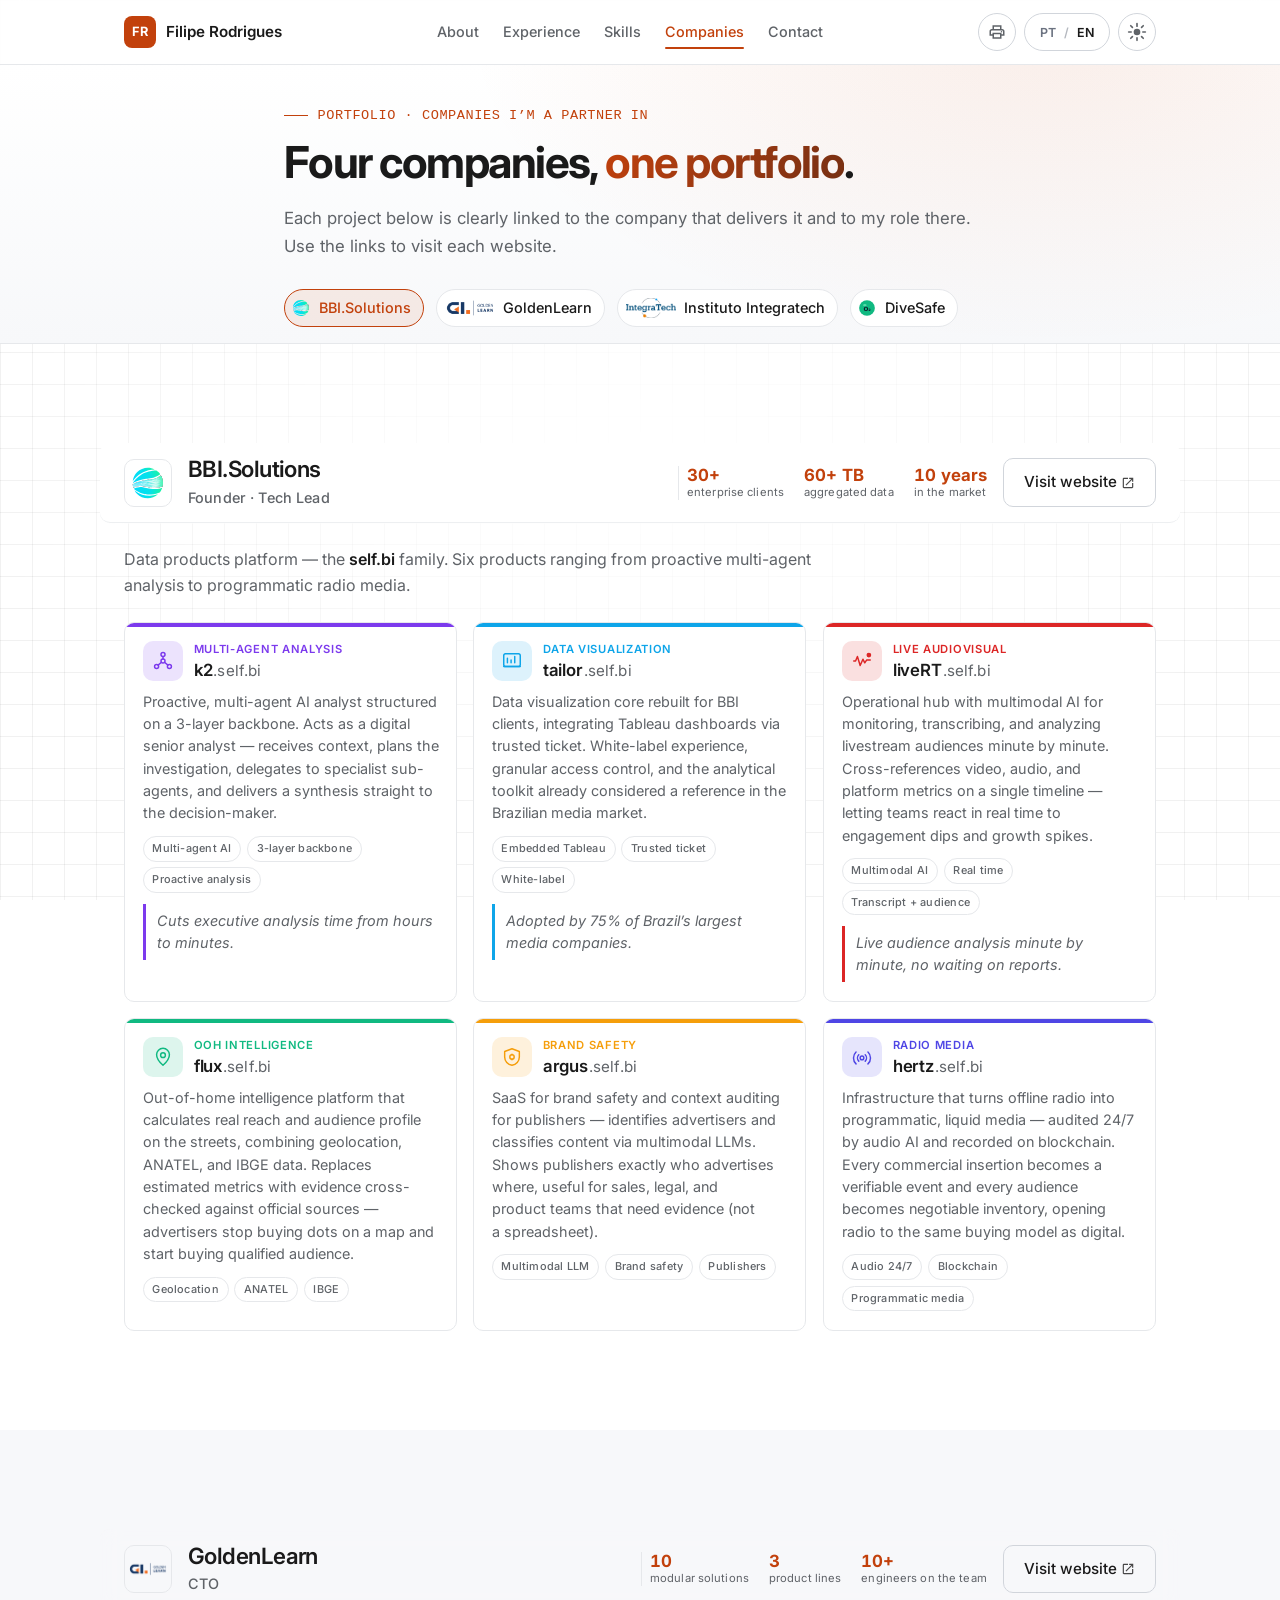
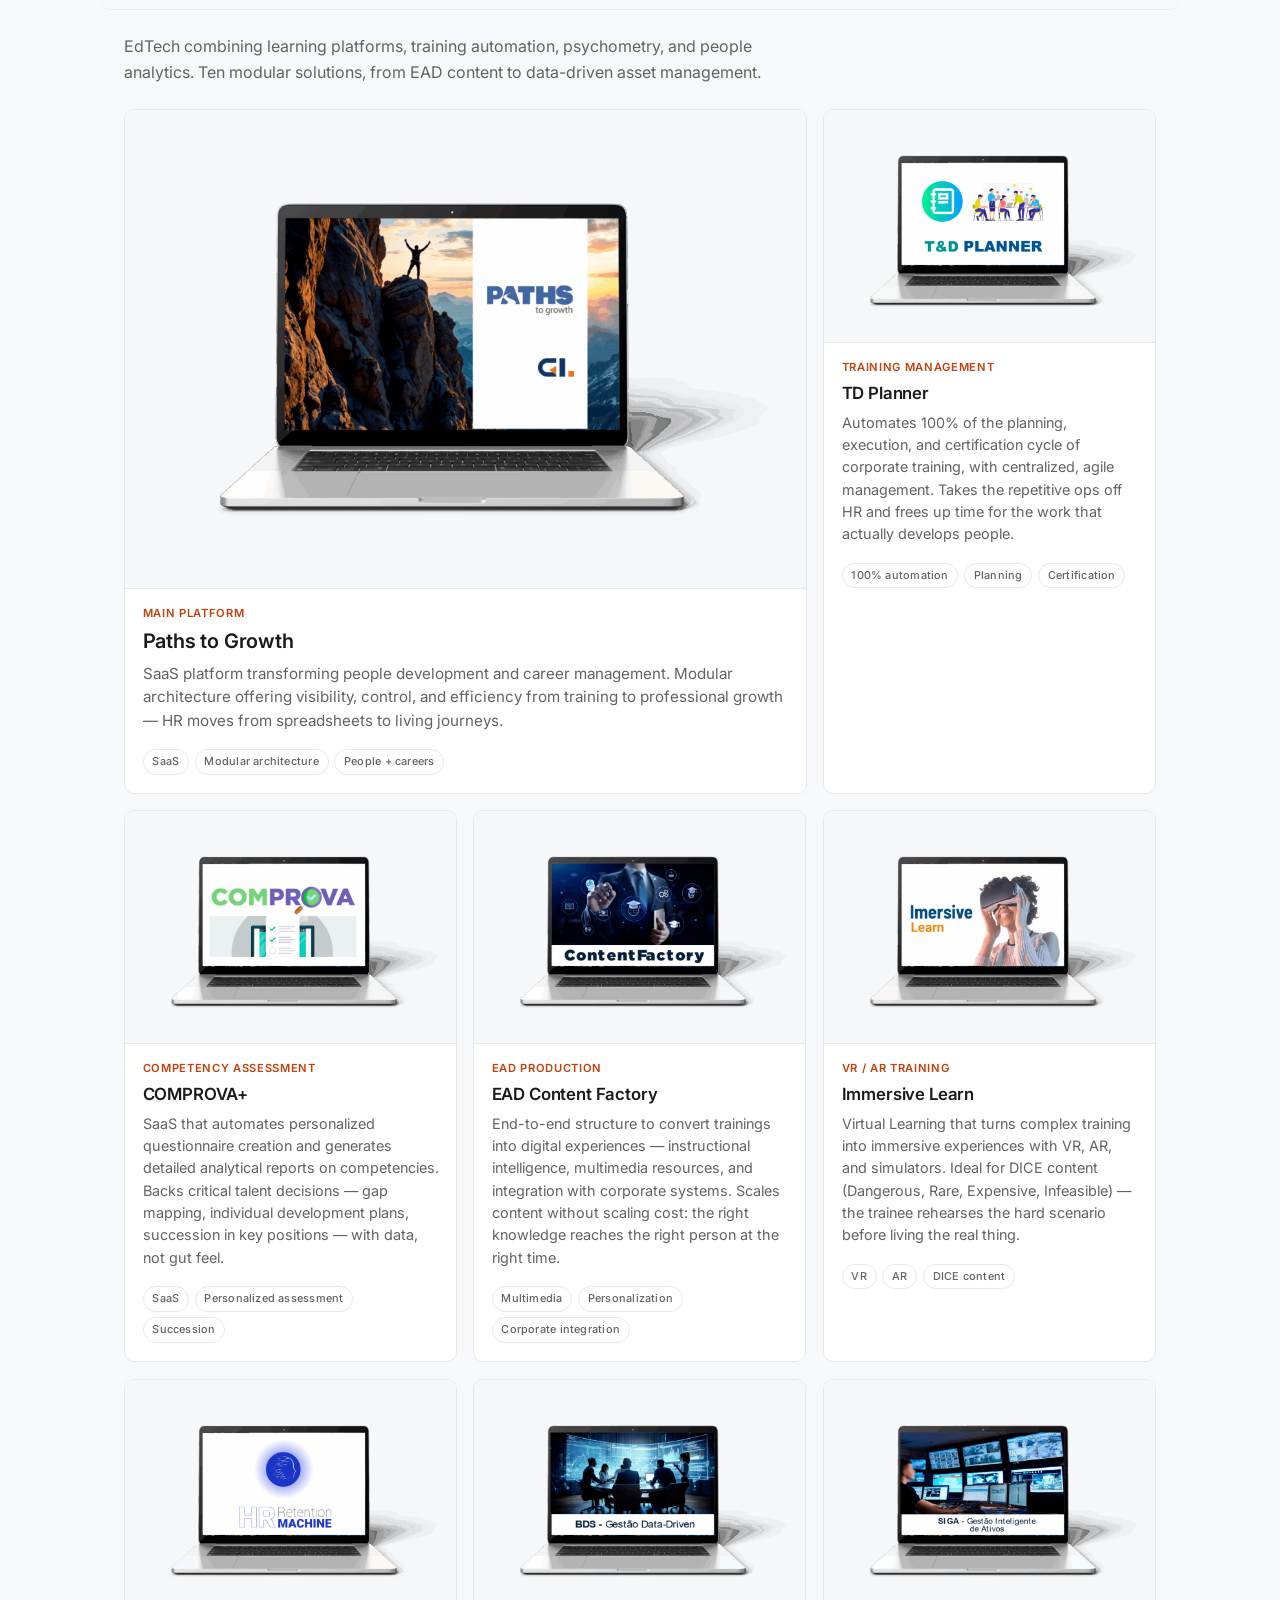
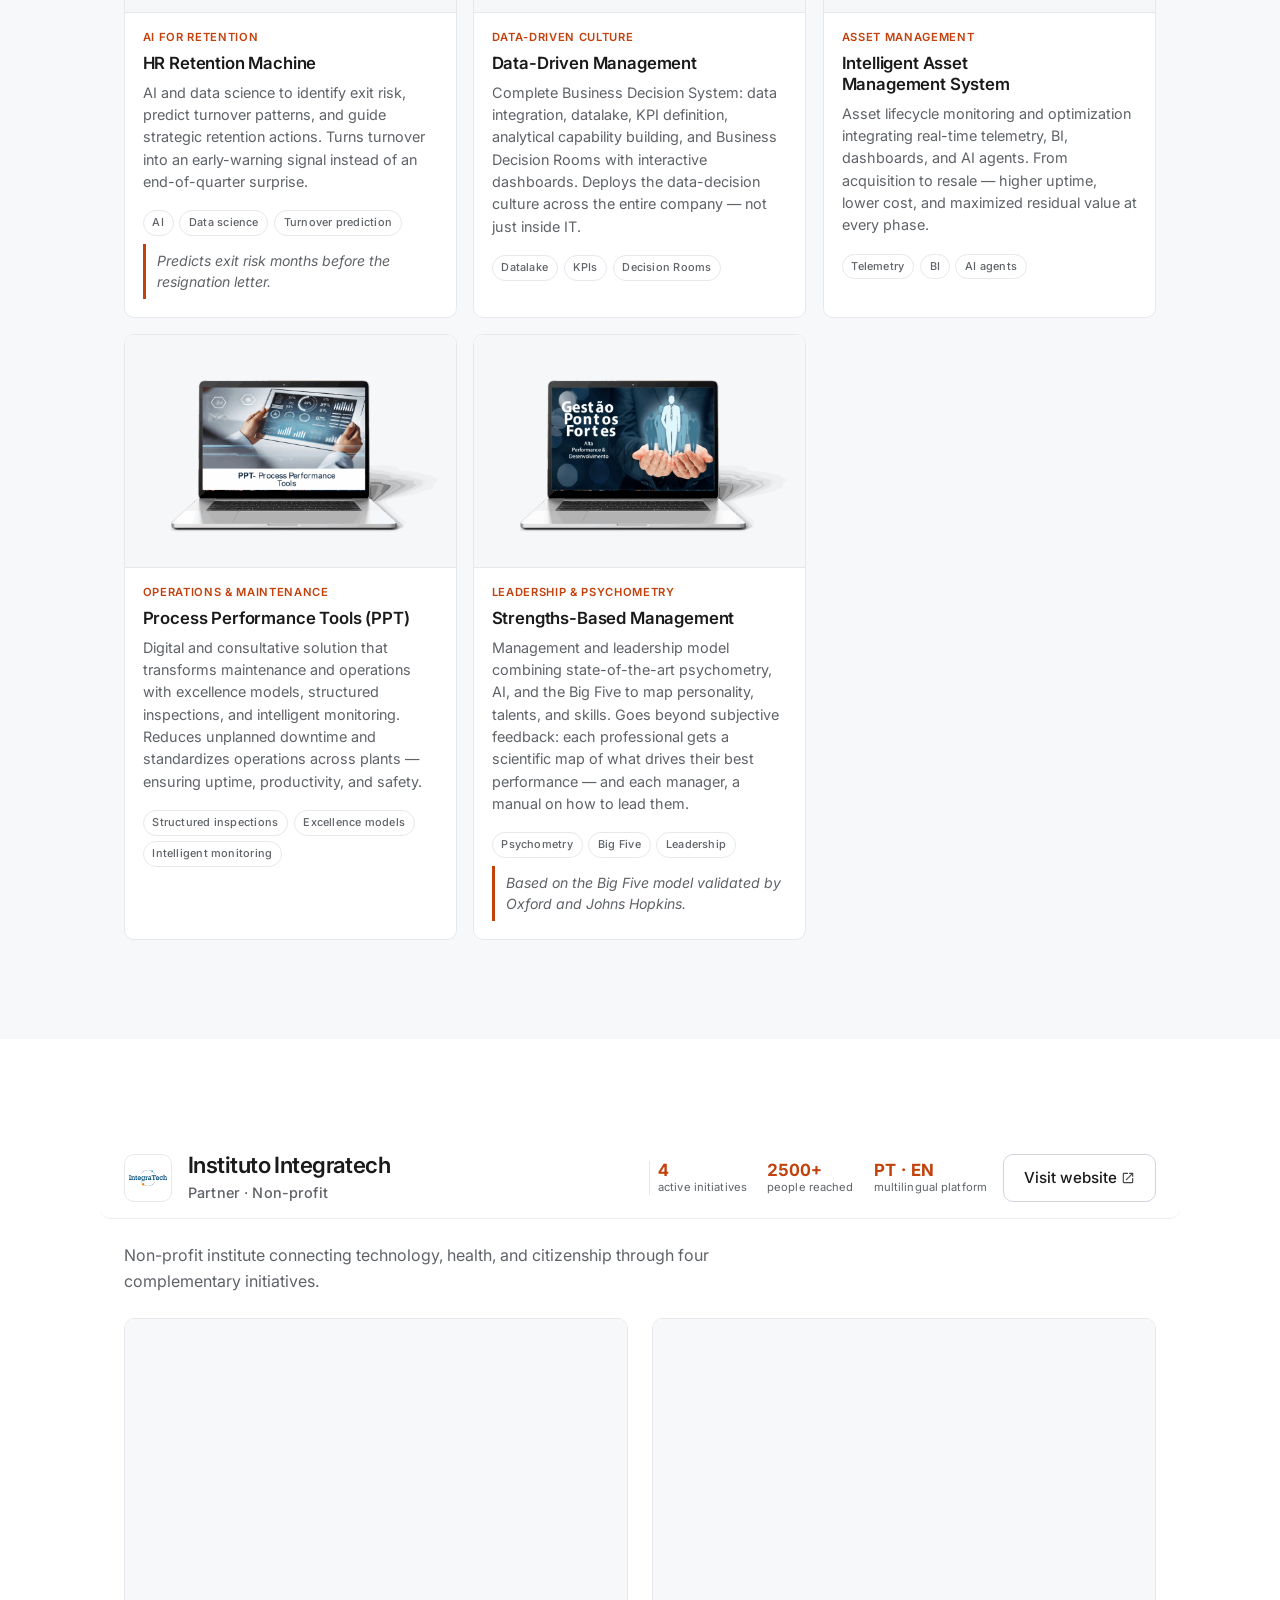
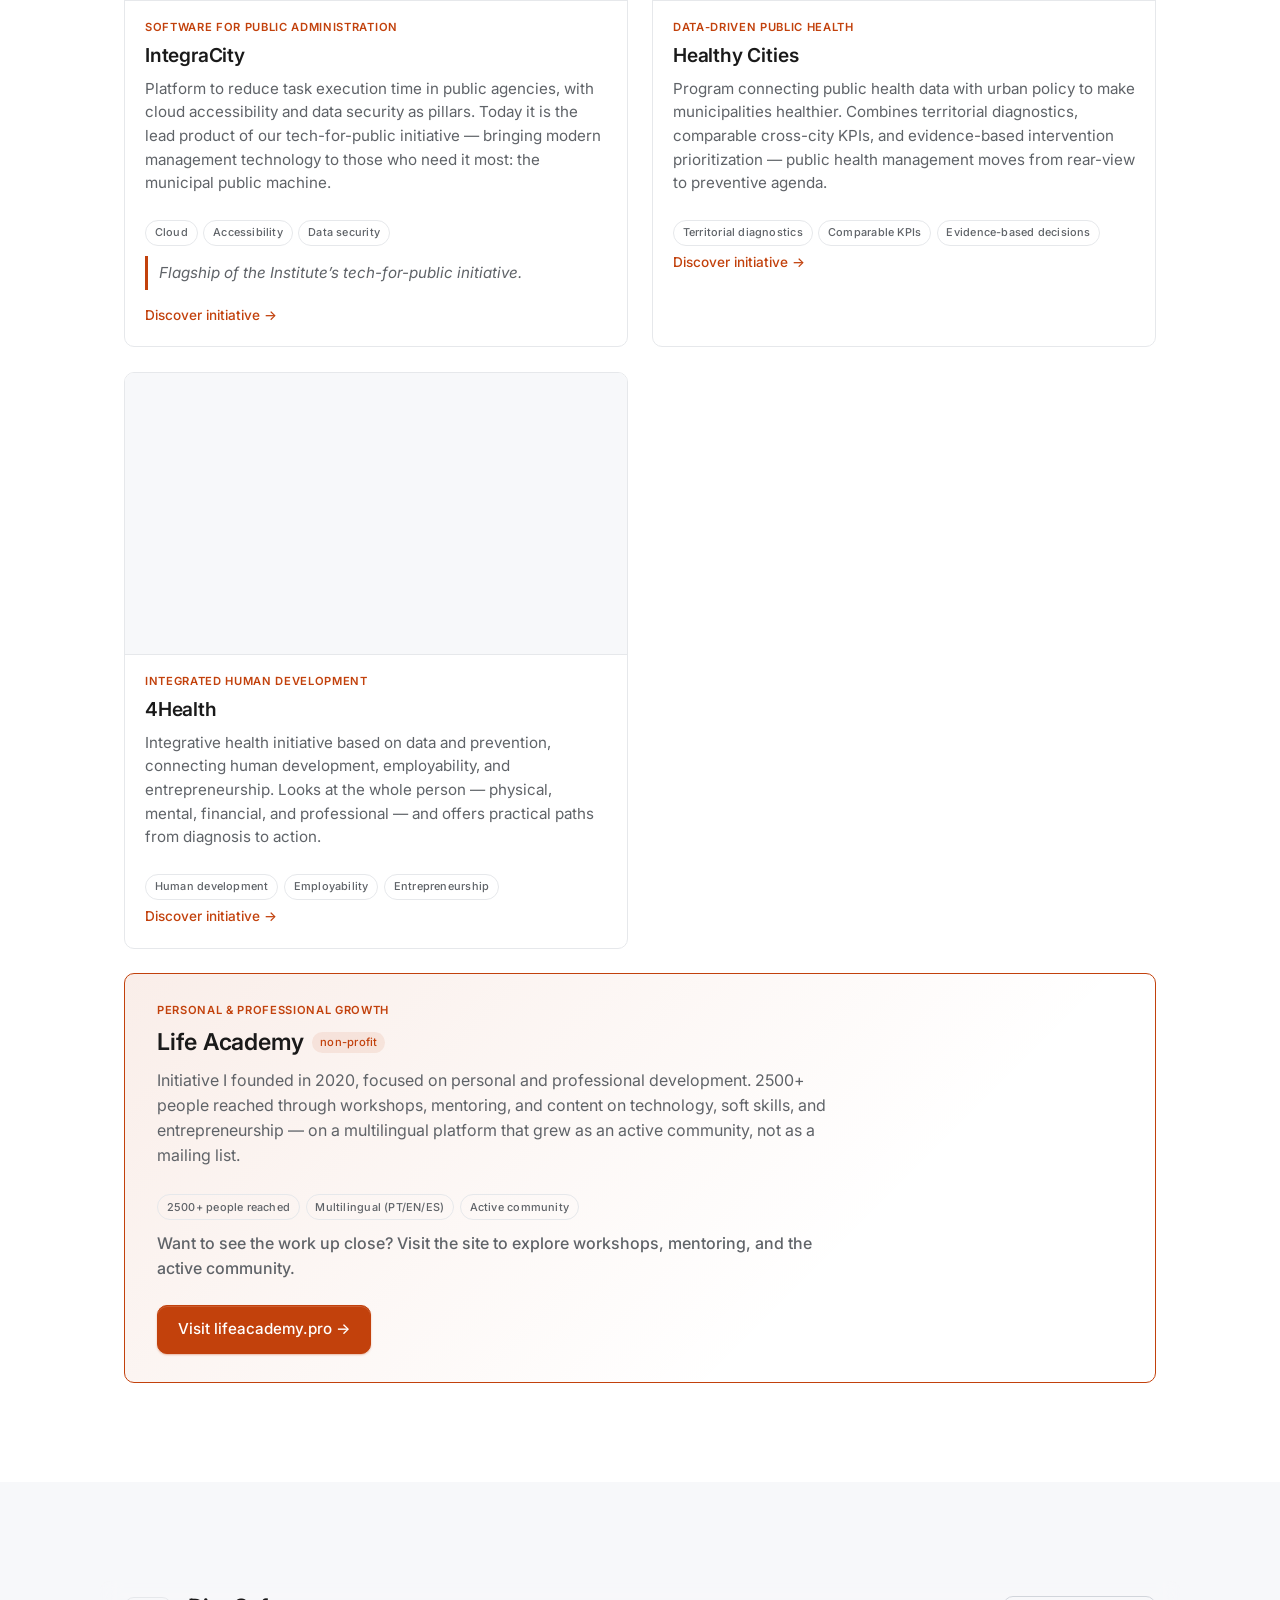
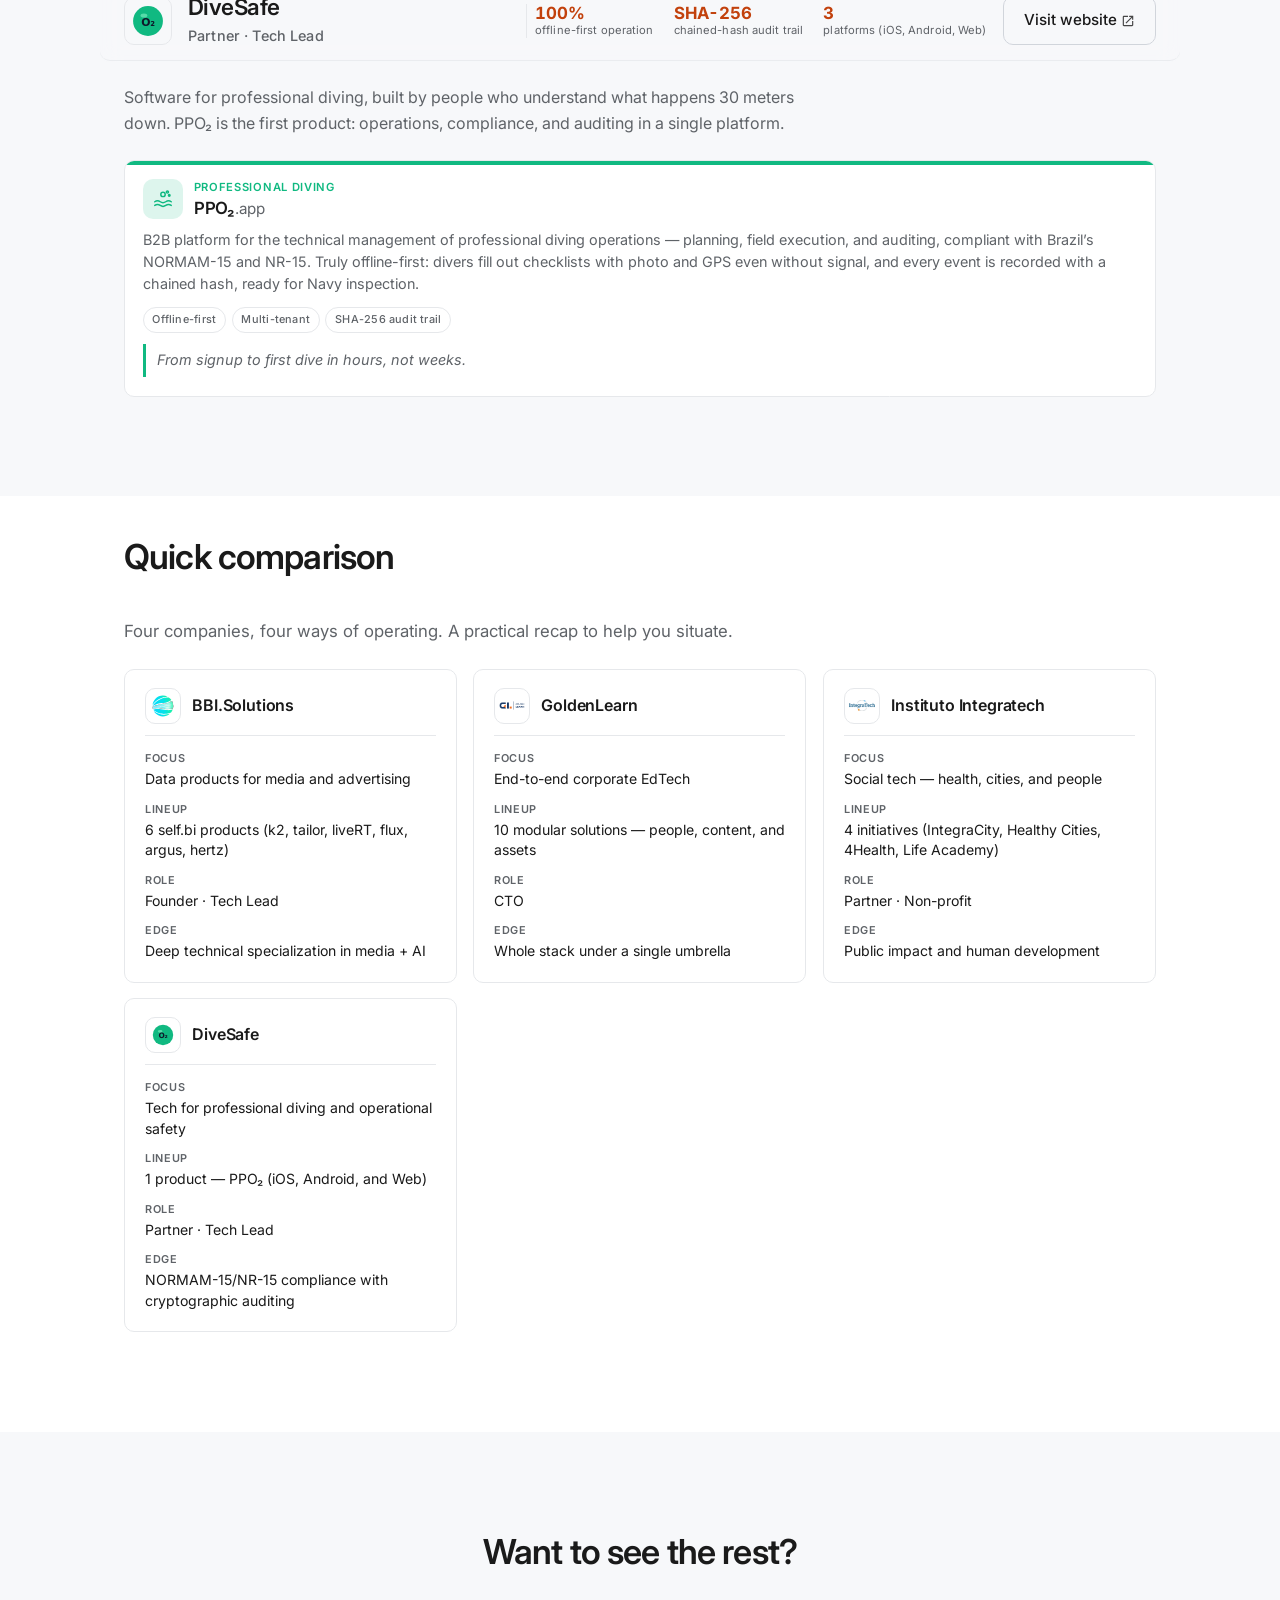
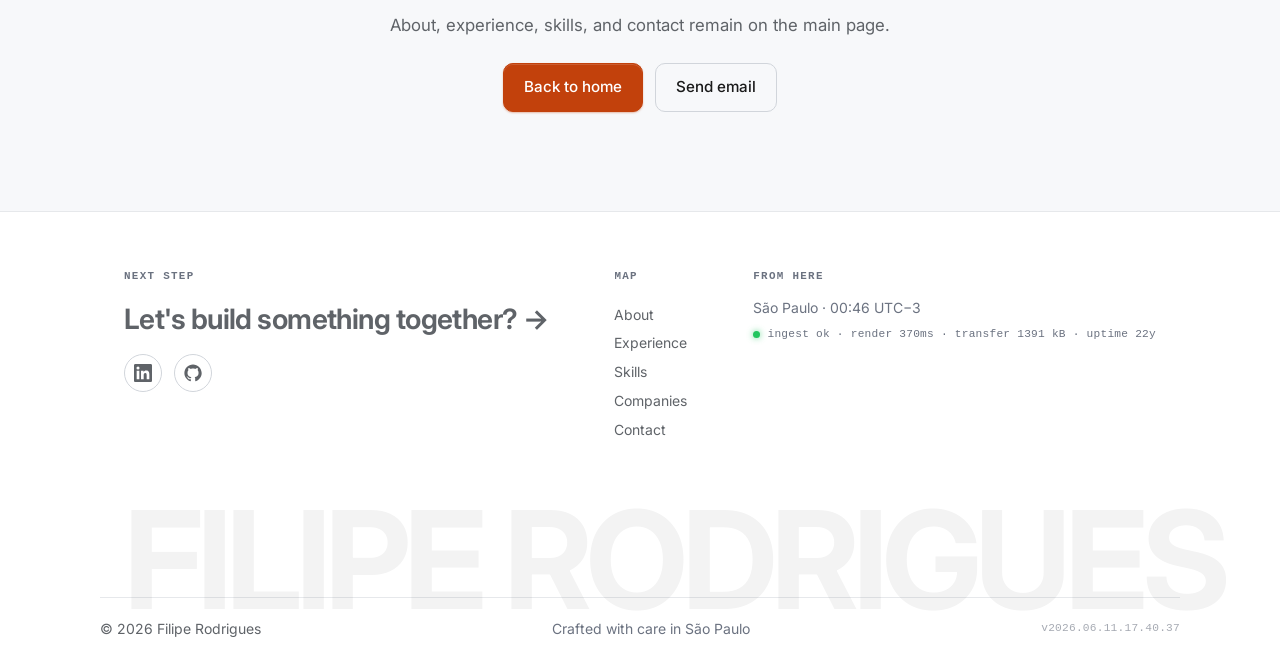
<file: projects.html>
<!DOCTYPE html>
<html lang="pt-BR">
<head>
    <meta charset="UTF-8">
    <meta name="viewport" content="width=device-width, initial-scale=1.0">
    <title data-i18n="companies.page.title">Empresas & Projetos — Filipe Rodrigues</title>
    <meta name="description" data-i18n-attr="content:companies.page.meta" content="Portfólio de projetos das quatro empresas das quais Filipe Rodrigues é sócio: GoldenLearn, BBI.Solutions, Instituto Integratech e DiveSafe.">
    <meta name="author" content="Filipe Rodrigues (filiperp)">

    <link rel="canonical" href="https://rodrigues.haus/projects.html">

    <meta name="theme-color" content="#c2410c" media="(prefers-color-scheme: light)">
    <meta name="theme-color" content="#0f1115" media="(prefers-color-scheme: dark)">

    <meta property="og:type" content="website">
    <meta property="og:site_name" content="Filipe Rodrigues">
    <meta property="og:title" content="Empresas & Projetos — Filipe Rodrigues">
    <meta property="og:description" content="Portfólio das 4 empresas das quais Filipe Rodrigues é sócio: BBI.Solutions (6 produtos self.bi), GoldenLearn (10 soluções EdTech), Instituto Integratech (4 iniciativas sociais) e DiveSafe (PPO₂).">
    <meta property="og:url" content="https://rodrigues.haus/projects.html">
    <meta property="og:image" content="https://rodrigues.haus/assets/og-image.png">
    <meta property="og:image:width" content="1200">
    <meta property="og:image:height" content="630">
    <meta property="og:image:alt" content="Portfólio de Filipe Rodrigues — 4 empresas, 21 produtos">
    <meta property="og:locale" content="pt_BR">
    <meta property="og:locale:alternate" content="en_US">

    <meta name="twitter:card" content="summary_large_image">
    <meta name="twitter:title" content="Empresas & Projetos — Filipe Rodrigues">
    <meta name="twitter:description" content="4 empresas, 21 produtos. BBI.Solutions · GoldenLearn · Instituto Integratech · DiveSafe.">
    <meta name="twitter:image" content="https://rodrigues.haus/assets/og-image.png">

    <link rel="alternate" hreflang="x-default" href="https://rodrigues.haus/projects.html">

    <link rel="icon" href="data:image/svg+xml,<svg xmlns=%22http://www.w3.org/2000/svg%22 viewBox=%220 0 100 100%22><rect width=%22100%22 height=%22100%22 rx=%2220%22 fill=%22%23c2410c%22/><text x=%2250%22 y=%2266%22 font-size=%2256%22 text-anchor=%22middle%22 fill=%22white%22 font-family=%22sans-serif%22 font-weight=%22600%22>FR</text></svg>">

    <link rel="preconnect" href="https://fonts.googleapis.com">
    <link rel="preconnect" href="https://fonts.gstatic.com" crossorigin>
    <link rel="preload" as="style" href="https://fonts.googleapis.com/css2?family=Google+Sans:wght@400;500;700&family=Inter:wght@400;500;600;700&display=swap" onload="this.onload=null;this.rel='stylesheet'">
    <noscript><link rel="stylesheet" href="https://fonts.googleapis.com/css2?family=Google+Sans:wght@400;500;700&family=Inter:wght@400;500;600;700&display=swap"></noscript>

    <link rel="stylesheet" href="css/style.css">

    <script type="application/ld+json">
    {
        "@context": "https://schema.org",
        "@graph": [
            {
                "@type": "Person",
                "@id": "https://rodrigues.haus/#filipe",
                "name": "Filipe Rodrigues",
                "url": "https://rodrigues.haus/",
                "image": "https://rodrigues.haus/assets/foto.jpg",
                "jobTitle": "Senior Data Engineer & Solution Architect",
                "sameAs": [
                    "https://www.linkedin.com/in/filiperp",
                    "https://github.com/filiperp"
                ],
                "worksFor": [
                    { "@id": "https://bbi.solutions/#org" },
                    { "@id": "https://www.goldenlearn.com.br/#org" },
                    { "@id": "https://institutointegratech.org/#org" },
                    { "@id": "https://ppo2.app/#org" }
                ]
            },
            {
                "@type": "Organization",
                "@id": "https://bbi.solutions/#org",
                "name": "BBI.Solutions",
                "url": "https://bbi.solutions/",
                "description": "Plataforma de produtos de dados — família self.bi: análise multiagente, visualização, livestream, OOH, brand safety e rádio programático.",
                "member": { "@id": "https://rodrigues.haus/#filipe" }
            },
            {
                "@type": "Organization",
                "@id": "https://www.goldenlearn.com.br/#org",
                "name": "GoldenLearn",
                "url": "https://www.goldenlearn.com.br/",
                "description": "EdTech corporativa com 10 soluções modulares: plataforma de desenvolvimento de pessoas, automação de treinamentos, psicometria e analytics de people management.",
                "member": { "@id": "https://rodrigues.haus/#filipe" }
            },
            {
                "@type": "Organization",
                "@id": "https://institutointegratech.org/#org",
                "name": "Instituto Integratech",
                "url": "https://institutointegratech.org/",
                "description": "Instituto sem fins lucrativos que articula tecnologia, saúde e cidadania através de quatro iniciativas: IntegraCity, Cidades Saudáveis, 4Health e Life Academy.",
                "member": { "@id": "https://rodrigues.haus/#filipe" }
            },
            {
                "@type": "Organization",
                "@id": "https://ppo2.app/#org",
                "name": "DiveSafe",
                "alternateName": "PPO₂",
                "url": "https://ppo2.app/",
                "description": "Plataforma B2B para gestão técnica de operações de mergulho profissional — planejamento, execução em campo e auditoria, em conformidade com NORMAM-15 e NR-15.",
                "member": { "@id": "https://rodrigues.haus/#filipe" }
            },
            {
                "@type": "BreadcrumbList",
                "@id": "https://rodrigues.haus/projects.html#breadcrumb",
                "itemListElement": [
                    { "@type": "ListItem", "position": 1, "name": "Início", "item": "https://rodrigues.haus/" },
                    { "@type": "ListItem", "position": 2, "name": "Empresas & Projetos", "item": "https://rodrigues.haus/projects.html" }
                ]
            },
            {
                "@type": "WebSite",
                "@id": "https://rodrigues.haus/#site",
                "url": "https://rodrigues.haus/",
                "name": "Filipe Rodrigues",
                "inLanguage": ["pt-BR","en"],
                "publisher": { "@id": "https://rodrigues.haus/#filipe" }
            },
            {
                "@type": "WebPage",
                "@id": "https://rodrigues.haus/projects.html#webpage",
                "url": "https://rodrigues.haus/projects.html",
                "name": "Empresas & Projetos — Filipe Rodrigues",
                "isPartOf": { "@id": "https://rodrigues.haus/#site" },
                "about": { "@id": "https://rodrigues.haus/#filipe" },
                "breadcrumb": { "@id": "https://rodrigues.haus/projects.html#breadcrumb" },
                "inLanguage": "pt-BR",
                "hasPart": [
                    { "@type": "WebPageElement", "@id": "https://rodrigues.haus/projects.html#company-bbi",          "name": "BBI.Solutions",        "url": "https://rodrigues.haus/projects.html#company-bbi" },
                    { "@type": "WebPageElement", "@id": "https://rodrigues.haus/projects.html#company-goldenlearn", "name": "GoldenLearn",          "url": "https://rodrigues.haus/projects.html#company-goldenlearn" },
                    { "@type": "WebPageElement", "@id": "https://rodrigues.haus/projects.html#company-integratech", "name": "Instituto Integratech", "url": "https://rodrigues.haus/projects.html#company-integratech" },
                    { "@type": "WebPageElement", "@id": "https://rodrigues.haus/projects.html#company-divesafe",    "name": "DiveSafe",             "url": "https://rodrigues.haus/projects.html#company-divesafe" }
                ]
            },
            {
                "@type": "ItemList",
                "@id": "https://rodrigues.haus/projects.html#projects-list",
                "name": "21 produtos e iniciativas",
                "numberOfItems": 21,
                "itemListElement": [
                    { "@type": "ListItem", "position": 1,  "name": "k2.self.bi",        "url": "https://rodrigues.haus/projects.html#k2" },
                    { "@type": "ListItem", "position": 2,  "name": "tailor.self.bi",    "url": "https://rodrigues.haus/projects.html#tailor" },
                    { "@type": "ListItem", "position": 3,  "name": "liveRT.self.bi",    "url": "https://rodrigues.haus/projects.html#livert" },
                    { "@type": "ListItem", "position": 4,  "name": "flux.self.bi",      "url": "https://rodrigues.haus/projects.html#flux" },
                    { "@type": "ListItem", "position": 5,  "name": "argus.self.bi",     "url": "https://rodrigues.haus/projects.html#argus" },
                    { "@type": "ListItem", "position": 6,  "name": "hertz.self.bi",     "url": "https://rodrigues.haus/projects.html#hertz" },
                    { "@type": "ListItem", "position": 7,  "name": "Paths to Growth",   "url": "https://rodrigues.haus/projects.html#paths-to-growth" },
                    { "@type": "ListItem", "position": 8,  "name": "TD Planner",        "url": "https://rodrigues.haus/projects.html#td-planner" },
                    { "@type": "ListItem", "position": 9,  "name": "COMPROVA+",         "url": "https://rodrigues.haus/projects.html#comprova" },
                    { "@type": "ListItem", "position": 10, "name": "Fábrica de Conteúdo EAD", "url": "https://rodrigues.haus/projects.html#fabrica-conteudo" },
                    { "@type": "ListItem", "position": 11, "name": "Immersive Learn",   "url": "https://rodrigues.haus/projects.html#immersive-learn" },
                    { "@type": "ListItem", "position": 12, "name": "HR Retention Machine", "url": "https://rodrigues.haus/projects.html#hr-retention" },
                    { "@type": "ListItem", "position": 13, "name": "Gestão Data-Driven", "url": "https://rodrigues.haus/projects.html#data-driven" },
                    { "@type": "ListItem", "position": 14, "name": "Sistema Inteligente de Gestão de Ativos", "url": "https://rodrigues.haus/projects.html#gestao-ativos" },
                    { "@type": "ListItem", "position": 15, "name": "Process Performance Tools (PPT)", "url": "https://rodrigues.haus/projects.html#ppt" },
                    { "@type": "ListItem", "position": 16, "name": "Gestão Pontos Fortes", "url": "https://rodrigues.haus/projects.html#pontos-fortes" },
                    { "@type": "ListItem", "position": 17, "name": "IntegraCity",       "url": "https://rodrigues.haus/projects.html#integracity" },
                    { "@type": "ListItem", "position": 18, "name": "Cidades Saudáveis", "url": "https://rodrigues.haus/projects.html#cidades-saudaveis" },
                    { "@type": "ListItem", "position": 19, "name": "4Health",           "url": "https://rodrigues.haus/projects.html#4health" },
                    { "@type": "ListItem", "position": 20, "name": "Life Academy",      "url": "https://rodrigues.haus/projects.html#life-academy" },
                    { "@type": "ListItem", "position": 21, "name": "PPO₂",              "url": "https://rodrigues.haus/projects.html#ppo2" }
                ]
            }
        ]
    }
    </script>
</head>
<body>
    <div class="scroll-progress" aria-hidden="true"><span></span></div>
    <a class="skip-link" href="#main" data-i18n="a11y.skip">Pular para o conteúdo</a>

    <header class="topbar">
        <div class="container topbar-inner">
            <a href="index.html" class="brand" data-i18n-attr="aria-label:a11y.brand;title:brand.tooltip" aria-label="Filipe Rodrigues — início" title="Filipe Rodrigues (IPA: /fi.ˈli.pɘ rʊ.ˈdri.ɡəʒ/)">
                <span class="brand-mark">FR</span>
                <span class="brand-name">Filipe Rodrigues</span>
            </a>
            <nav id="site-nav" class="nav" data-i18n-attr="aria-label:a11y.nav" aria-label="Navegação principal">
                <a href="index.html#about" data-i18n="nav.about">Sobre</a>
                <a href="index.html#experience" data-i18n="nav.experience">Experiência</a>
                <a href="index.html#skills" data-i18n="nav.skills">Skills</a>
                <a href="projects.html" class="is-active" aria-current="page" data-i18n="nav.companies">Empresas</a>
                <a href="index.html#contact" data-i18n="nav.contact">Contato</a>
            </nav>
            <div class="header-controls">
                <button id="nav-toggle" class="nav-toggle" type="button" aria-expanded="false" aria-controls="site-nav" data-i18n-attr="aria-label:a11y.menu_open;title:a11y.menu_open" aria-label="Abrir menu" title="Abrir menu">
                    <svg class="icon-burger" viewBox="0 0 24 24" width="20" height="20" aria-hidden="true"><g stroke="currentColor" stroke-width="2" stroke-linecap="round"><line x1="4" y1="7" x2="20" y2="7"/><line x1="4" y1="12" x2="20" y2="12"/><line x1="4" y1="17" x2="20" y2="17"/></g></svg>
                    <svg class="icon-close" viewBox="0 0 24 24" width="20" height="20" aria-hidden="true"><g stroke="currentColor" stroke-width="2" stroke-linecap="round"><line x1="6" y1="6" x2="18" y2="18"/><line x1="18" y1="6" x2="6" y2="18"/></g></svg>
                </button>
                <button id="print-button" class="theme-toggle print-button" type="button" data-i18n-attr="aria-label:print.button;title:print.button" aria-label="Baixar PDF" title="Baixar PDF">
                    <svg viewBox="0 0 24 24" width="18" height="18" aria-hidden="true"><path fill="currentColor" d="M19 8h-1V3H6v5H5c-1.66 0-3 1.34-3 3v6h4v4h12v-4h4v-6c0-1.66-1.34-3-3-3zM8 5h8v3H8V5zm8 14H8v-4h8v4zm4-4h-2v-2H6v2H4v-4c0-.55.45-1 1-1h14c.55 0 1 .45 1 1v4z"/><circle cx="18" cy="11.5" r="1" fill="currentColor"/></svg>
                </button>
                <button id="lang-toggle" class="lang-toggle" type="button" data-i18n-attr="aria-label:a11y.lang;title:a11y.lang" aria-label="Alternar idioma" title="Alternar idioma">
                    <span class="lang-opt is-active" data-lang-option="pt" aria-hidden="true">PT</span>
                    <span class="lang-sep" aria-hidden="true">/</span>
                    <span class="lang-opt" data-lang-option="en" aria-hidden="true">EN</span>
                </button>
                <button id="theme-toggle" class="theme-toggle" type="button" data-i18n-attr="aria-label:a11y.theme;title:a11y.theme" aria-label="Alternar tema" title="Alternar tema claro/escuro">
                    <svg class="icon-sun" viewBox="0 0 24 24" width="20" height="20" aria-hidden="true"><circle cx="12" cy="12" r="4" fill="currentColor"/><g stroke="currentColor" stroke-width="2" stroke-linecap="round"><line x1="12" y1="2" x2="12" y2="5"/><line x1="12" y1="19" x2="12" y2="22"/><line x1="2" y1="12" x2="5" y2="12"/><line x1="19" y1="12" x2="22" y2="12"/><line x1="4.5" y1="4.5" x2="6.5" y2="6.5"/><line x1="17.5" y1="17.5" x2="19.5" y2="19.5"/><line x1="4.5" y1="19.5" x2="6.5" y2="17.5"/><line x1="17.5" y1="6.5" x2="19.5" y2="4.5"/></g></svg>
                    <svg class="icon-moon" viewBox="0 0 24 24" width="20" height="20" aria-hidden="true"><path d="M21 12.8A9 9 0 1 1 11.2 3a7 7 0 0 0 9.8 9.8z" fill="currentColor"/></svg>
                </button>
            </div>
        </div>
    </header>

    <main id="main">
        <section class="hero hero--compact">
            <div class="container hero-compact-inner">
                <p class="eyebrow" data-i18n="companies.page.eyebrow">Portfólio · Empresas das quais sou sócio</p>
                <h1><span data-i18n="companies.page.title_before">Quatro empresas, </span><span class="accent" data-i18n="companies.page.title_accent">um portfólio</span><span data-i18n="companies.page.title_after">.</span></h1>
                <p class="lead" data-i18n="companies.page.lead">Cada projeto abaixo está claramente vinculado à empresa que o entrega e ao papel que ocupo nela. Use os links para visitar cada site.</p>
                <nav class="company-jump" aria-label="Atalhos de empresa">
                    <a href="#company-bbi">
                        <img class="company-jump-logo" src="assets/companies/bbi/logo-globo.svg" alt="" aria-hidden="true" loading="lazy">
                        <span data-i18n="companies.bbi.name">BBI.Solutions</span>
                    </a>
                    <a href="#company-goldenlearn">
                        <img class="company-jump-logo" src="assets/companies/goldenlearn/logo.png" alt="" aria-hidden="true" loading="lazy">
                        <span data-i18n="companies.goldenlearn.name">GoldenLearn</span>
                    </a>
                    <a href="#company-integratech">
                        <img class="company-jump-logo" src="assets/companies/integratech/logo.png" alt="" aria-hidden="true" loading="lazy">
                        <span data-i18n="companies.integratech.name">Instituto Integratech</span>
                    </a>
                    <a href="#company-divesafe">
                        <img class="company-jump-logo" src="assets/companies/divesafe/logo.svg" alt="" aria-hidden="true" loading="lazy">
                        <span data-i18n="companies.divesafe.name">DiveSafe</span>
                    </a>
                </nav>
            </div>
        </section>

        <!-- ============================================================
             BBI.Solutions
             ============================================================ -->
        <section id="company-bbi" class="section company-section">
            <div class="container">
                <header class="company-header">
                    <span class="company-mark company-mark--logo mark-bbi" aria-hidden="true">
                        <img src="assets/companies/bbi/logo-globo.svg" alt="" loading="lazy">
                    </span>
                    <div class="company-id">
                        <h2 class="section-title" data-i18n="companies.bbi.name">BBI.Solutions</h2>
                        <span class="company-role" data-i18n="companies.bbi.role">Founder · Tech Lead</span>
                    </div>
                    <dl class="company-stats" aria-label="Métricas BBI">
                        <div><dt data-i18n="companies.bbi.stats.n1">30+</dt><dd data-i18n="companies.bbi.stats.l1">clientes enterprise</dd></div>
                        <div><dt data-i18n="companies.bbi.stats.n2">60+ TB</dt><dd data-i18n="companies.bbi.stats.l2">dados agregados</dd></div>
                        <div><dt data-i18n="companies.bbi.stats.n3">10 anos</dt><dd data-i18n="companies.bbi.stats.l3">no mercado</dd></div>
                    </dl>
                    <a class="btn btn-ghost company-cta" href="https://bbi.solutions/" target="_blank" rel="noopener">
                        <span data-i18n="companies.cta.visit_site">Visitar site</span>
                        <svg viewBox="0 0 24 24" width="14" height="14" aria-hidden="true"><path fill="currentColor" d="M14 3v2h3.59l-9.83 9.83 1.41 1.41L19 6.41V10h2V3h-7zM19 19H5V5h7V3H5c-1.11 0-2 .89-2 2v14c0 1.1.89 2 2 2h14c1.1 0 2-.9 2-2v-7h-2v7z"/></svg>
                    </a>
                </header>
                <p class="company-lead"><span data-i18n="companies.bbi.lead.before">Plataforma de produtos de dados — família </span><strong>self.bi</strong><span data-i18n="companies.bbi.lead.after">. Seis produtos que atendem desde análise multiagente até mídia programática de rádio.</span></p>

                <div class="products-grid products-grid--bbi">
                    <article class="product-card" id="k2" style="--product-accent:#7c3aed">
                        <span class="product-stripe" aria-hidden="true"></span>
                        <div class="product-head">
                            <span class="product-icon" aria-hidden="true">
                                <svg viewBox="0 0 24 24" width="22" height="22"><g fill="none" stroke="currentColor" stroke-width="1.6" stroke-linecap="round" stroke-linejoin="round"><circle cx="12" cy="5" r="2.2"/><circle cx="5" cy="18" r="2.2"/><circle cx="19" cy="18" r="2.2"/><circle cx="12" cy="12" r="2.2"/><path d="M12 7.2v2.6M10.4 13.3 6.6 16.5M13.6 13.3l3.8 3.2"/></g></svg>
                            </span>
                            <div>
                                <span class="product-eyebrow" data-i18n="companies.bbi.k2.eyebrow">Análise multiagente</span>
                                <h3>k2<span class="product-suffix">.self.bi</span></h3>
                            </div>
                        </div>
                        <p data-i18n="companies.bbi.k2.desc">Analista de inteligência artificial proativo e multiagente, estruturado sobre um backbone de 3 camadas. Atua como um agente sênior digital — recebe contexto, planeja a investigação, delega a sub-agentes especialistas e devolve a síntese diretamente para o tomador de decisão.</p>
                        <ul class="product-pillars">
                            <li data-i18n="companies.bbi.k2.p1">IA multi-agente</li>
                            <li data-i18n="companies.bbi.k2.p2">Backbone 3 camadas</li>
                            <li data-i18n="companies.bbi.k2.p3">Análise proativa</li>
                        </ul>
                        <p class="product-impact" data-i18n="companies.bbi.k2.impact">Reduz tempo de análise de horas para minutos em decisões executivas.</p>
                    </article>

                    <article class="product-card" id="tailor" style="--product-accent:#0ea5e9">
                        <span class="product-stripe" aria-hidden="true"></span>
                        <div class="product-head">
                            <span class="product-icon" aria-hidden="true">
                                <svg viewBox="0 0 24 24" width="22" height="22"><g fill="none" stroke="currentColor" stroke-width="1.6" stroke-linecap="round" stroke-linejoin="round"><rect x="3" y="4" width="18" height="14" rx="2"/><path d="M7 14V9M11 14v-3M15 14V7M3 18h18"/></g></svg>
                            </span>
                            <div>
                                <span class="product-eyebrow" data-i18n="companies.bbi.tailor.eyebrow">Visualização de dados</span>
                                <h3>tailor<span class="product-suffix">.self.bi</span></h3>
                            </div>
                        </div>
                        <p data-i18n="companies.bbi.tailor.desc">Núcleo de visualização de dados remodelado para clientes da BBI, que integra dashboards do Tableau via trusted ticket. Entrega experiência white-label, controle de acesso granular e o mesmo conjunto analítico que já é referência no mercado de mídia brasileiro.</p>
                        <ul class="product-pillars">
                            <li data-i18n="companies.bbi.tailor.p1">Tableau embarcado</li>
                            <li data-i18n="companies.bbi.tailor.p2">Trusted ticket</li>
                            <li data-i18n="companies.bbi.tailor.p3">White-label</li>
                        </ul>
                        <p class="product-impact" data-i18n="companies.bbi.tailor.impact">Adotado por 75% das grandes mídias brasileiras.</p>
                    </article>

                    <article class="product-card" id="livert" style="--product-accent:#dc2626">
                        <span class="product-stripe" aria-hidden="true"></span>
                        <div class="product-head">
                            <span class="product-icon" aria-hidden="true">
                                <svg viewBox="0 0 24 24" width="22" height="22"><g fill="none" stroke="currentColor" stroke-width="1.6" stroke-linecap="round" stroke-linejoin="round"><path d="M3 12h2l2-5 3 10 3-7 2 4 2-3h4"/><circle cx="19.5" cy="5.5" r="1.8" fill="currentColor"/></g></svg>
                            </span>
                            <div>
                                <span class="product-eyebrow" data-i18n="companies.bbi.livert.eyebrow">Audiovisual ao vivo</span>
                                <h3>liveRT<span class="product-suffix">.self.bi</span></h3>
                            </div>
                        </div>
                        <p data-i18n="companies.bbi.livert.desc">Central operacional com IA multimodal para monitoramento, transcrição e análise de audiência de livestreams minuto a minuto. Cruza vídeo, áudio e métricas de plataforma em uma única timeline, permitindo reagir em tempo real a quedas de engajamento ou picos de oportunidade.</p>
                        <ul class="product-pillars">
                            <li data-i18n="companies.bbi.livert.p1">IA multimodal</li>
                            <li data-i18n="companies.bbi.livert.p2">Tempo real</li>
                            <li data-i18n="companies.bbi.livert.p3">Transcrição + audiência</li>
                        </ul>
                        <p class="product-impact" data-i18n="companies.bbi.livert.impact">Análise minuto a minuto de audiência ao vivo, sem espera de relatórios.</p>
                    </article>

                    <article class="product-card" id="flux" style="--product-accent:#10b981">
                        <span class="product-stripe" aria-hidden="true"></span>
                        <div class="product-head">
                            <span class="product-icon" aria-hidden="true">
                                <svg viewBox="0 0 24 24" width="22" height="22"><g fill="none" stroke="currentColor" stroke-width="1.6" stroke-linecap="round" stroke-linejoin="round"><path d="M12 21s-7-6.2-7-11.5A7 7 0 0 1 19 9.5C19 14.8 12 21 12 21Z"/><circle cx="12" cy="10" r="2.6"/></g></svg>
                            </span>
                            <div>
                                <span class="product-eyebrow" data-i18n="companies.bbi.flux.eyebrow">Inteligência OOH</span>
                                <h3>flux<span class="product-suffix">.self.bi</span></h3>
                            </div>
                        </div>
                        <p data-i18n="companies.bbi.flux.desc">Plataforma de inteligência para OOH que calcula o alcance real e o perfil do público nas ruas, cruzando geolocalização, ANATEL e IBGE. Substitui métricas estimadas por evidências cruzadas com fontes oficiais — o anunciante deixa de comprar pontos no mapa e passa a comprar audiência qualificada.</p>
                        <ul class="product-pillars">
                            <li data-i18n="companies.bbi.flux.p1">Geolocalização</li>
                            <li data-i18n="companies.bbi.flux.p2">ANATEL</li>
                            <li data-i18n="companies.bbi.flux.p3">IBGE</li>
                        </ul>
                    </article>

                    <article class="product-card" id="argus" style="--product-accent:#f59e0b">
                        <span class="product-stripe" aria-hidden="true"></span>
                        <div class="product-head">
                            <span class="product-icon" aria-hidden="true">
                                <svg viewBox="0 0 24 24" width="22" height="22"><g fill="none" stroke="currentColor" stroke-width="1.6" stroke-linecap="round" stroke-linejoin="round"><path d="M12 3 4 6v6c0 4.6 3.4 8.4 8 9 4.6-.6 8-4.4 8-9V6l-8-3Z"/><circle cx="12" cy="12" r="2.4"/><path d="M12 9.6V9M12 15v-.6"/></g></svg>
                            </span>
                            <div>
                                <span class="product-eyebrow" data-i18n="companies.bbi.argus.eyebrow">Brand safety</span>
                                <h3>argus<span class="product-suffix">.self.bi</span></h3>
                            </div>
                        </div>
                        <p data-i18n="companies.bbi.argus.desc">SaaS de brand safety e auditoria de contexto para publishers: identifica anunciantes e classifica conteúdos via LLM multimodal. Mostra ao publisher exatamente quem anuncia onde — útil para times comerciais, jurídicos e de produto que precisam de evidência (não de planilha).</p>
                        <ul class="product-pillars">
                            <li data-i18n="companies.bbi.argus.p1">LLM multimodal</li>
                            <li data-i18n="companies.bbi.argus.p2">Brand safety</li>
                            <li data-i18n="companies.bbi.argus.p3">Publishers</li>
                        </ul>
                    </article>

                    <article class="product-card" id="hertz" style="--product-accent:#4f46e5">
                        <span class="product-stripe" aria-hidden="true"></span>
                        <div class="product-head">
                            <span class="product-icon" aria-hidden="true">
                                <svg viewBox="0 0 24 24" width="22" height="22"><g fill="none" stroke="currentColor" stroke-width="1.6" stroke-linecap="round" stroke-linejoin="round"><circle cx="12" cy="13" r="2"/><path d="M8.5 16.5a5 5 0 0 1 0-7M15.5 9.5a5 5 0 0 1 0 7M5.5 19.5a9 9 0 0 1 0-13M18.5 6.5a9 9 0 0 1 0 13"/></g></svg>
                            </span>
                            <div>
                                <span class="product-eyebrow" data-i18n="companies.bbi.hertz.eyebrow">Mídia radiofônica</span>
                                <h3>hertz<span class="product-suffix">.self.bi</span></h3>
                            </div>
                        </div>
                        <p data-i18n="companies.bbi.hertz.desc">Infraestrutura que transforma rádio offline em mídia programática e líquida, auditada por IA de áudio 24/7 com registro em blockchain. Cada inserção comercial vira evento verificável e cada audiência vira inventário negociável — abrindo o rádio para o mesmo modelo de compra que o digital.</p>
                        <ul class="product-pillars">
                            <li data-i18n="companies.bbi.hertz.p1">Áudio 24/7</li>
                            <li data-i18n="companies.bbi.hertz.p2">Blockchain</li>
                            <li data-i18n="companies.bbi.hertz.p3">Mídia programática</li>
                        </ul>
                    </article>
                </div>
            </div>
        </section>

        <!-- ============================================================
             GoldenLearn — 10 produtos
             ============================================================ -->
        <section id="company-goldenlearn" class="section section-alt company-section">
            <div class="container">
                <header class="company-header">
                    <span class="company-mark company-mark--logo mark-gl" aria-hidden="true">
                        <img src="assets/companies/goldenlearn/logo.png" alt="" loading="lazy">
                    </span>
                    <div class="company-id">
                        <h2 class="section-title" data-i18n="companies.goldenlearn.name">GoldenLearn</h2>
                        <span class="company-role" data-i18n="companies.goldenlearn.role">CTO</span>
                    </div>
                    <dl class="company-stats" aria-label="Métricas GoldenLearn">
                        <div><dt data-i18n="companies.gl.stats.n1">10</dt><dd data-i18n="companies.gl.stats.l1">soluções modulares</dd></div>
                        <div><dt data-i18n="companies.gl.stats.n2">3</dt><dd data-i18n="companies.gl.stats.l2">linhas de produto</dd></div>
                        <div><dt data-i18n="companies.gl.stats.n3">10+</dt><dd data-i18n="companies.gl.stats.l3">engenheiros no time</dd></div>
                    </dl>
                    <a class="btn btn-ghost company-cta" href="https://www.goldenlearn.com.br/" target="_blank" rel="noopener">
                        <span data-i18n="companies.cta.visit_site">Visitar site</span>
                        <svg viewBox="0 0 24 24" width="14" height="14" aria-hidden="true"><path fill="currentColor" d="M14 3v2h3.59l-9.83 9.83 1.41 1.41L19 6.41V10h2V3h-7zM19 19H5V5h7V3H5c-1.11 0-2 .89-2 2v14c0 1.1.89 2 2 2h14c1.1 0 2-.9 2-2v-7h-2v7z"/></svg>
                    </a>
                </header>
                <p class="company-lead" data-i18n="companies.goldenlearn.lead">EdTech que combina plataformas de aprendizagem, automação de treinamentos, psicometria e analytics de pessoas. Dez soluções modulares, do conteúdo EAD à gestão de ativos data-driven.</p>

                <div class="solutions-grid">
                    <article class="solution-card solution-card--feature" id="paths-to-growth">
                        <div class="solution-mockup">
                            <img src="assets/companies/goldenlearn/paths-to-growth.png" alt="Paths to Growth — mockup" loading="lazy">
                        </div>
                        <div class="solution-body">
                            <span class="solution-eyebrow" data-i18n="companies.gl.paths.eyebrow">Plataforma principal</span>
                            <h3 data-i18n="companies.gl.paths.title">Paths to Growth</h3>
                            <p data-i18n="companies.gl.paths.desc">Plataforma SaaS que transforma a gestão do desenvolvimento de pessoas e carreiras. Arquitetura modular oferecendo visibilidade, controle e eficiência da capacitação ao crescimento profissional dos colaboradores — o RH deixa de operar por planilhas e passa a operar por trilhas vivas.</p>
                            <ul class="product-pillars">
                                <li data-i18n="companies.gl.paths.p1">SaaS</li>
                                <li data-i18n="companies.gl.paths.p2">Arquitetura modular</li>
                                <li data-i18n="companies.gl.paths.p3">Pessoas + carreiras</li>
                            </ul>
                        </div>
                    </article>

                    <article class="solution-card" id="td-planner">
                        <div class="solution-mockup">
                            <img src="assets/companies/goldenlearn/td-planner.png" alt="TD Planner — mockup" loading="lazy">
                        </div>
                        <div class="solution-body">
                            <span class="solution-eyebrow" data-i18n="companies.gl.tdplanner.eyebrow">Gestão de treinamentos</span>
                            <h3 data-i18n="companies.gl.tdplanner.title">TD Planner</h3>
                            <p data-i18n="companies.gl.tdplanner.desc">Automatiza 100% do ciclo de planejamento, execução e certificação de treinamentos corporativos, com gestão centralizada e ágil. Tira do RH a operação repetitiva e libera tempo para o trabalho que realmente desenvolve gente.</p>
                            <ul class="product-pillars">
                                <li data-i18n="companies.gl.tdplanner.p1">Automação 100%</li>
                                <li data-i18n="companies.gl.tdplanner.p2">Planejamento</li>
                                <li data-i18n="companies.gl.tdplanner.p3">Certificação</li>
                            </ul>
                        </div>
                    </article>

                    <article class="solution-card" id="comprova">
                        <div class="solution-mockup">
                            <img src="assets/companies/goldenlearn/comprova.png" alt="COMPROVA+ — mockup" loading="lazy">
                        </div>
                        <div class="solution-body">
                            <span class="solution-eyebrow" data-i18n="companies.gl.comprova.eyebrow">Avaliação de competências</span>
                            <h3 data-i18n="companies.gl.comprova.title">COMPROVA+</h3>
                            <p data-i18n="companies.gl.comprova.desc">SaaS que automatiza a criação de questionários personalizados e gera relatórios analíticos detalhados sobre competências. Apoia decisões críticas de talento — mapeamento de gaps, plano de desenvolvimento individual e sucessão em posições-chave — com base em dado, não em achismo.</p>
                            <ul class="product-pillars">
                                <li data-i18n="companies.gl.comprova.p1">SaaS</li>
                                <li data-i18n="companies.gl.comprova.p2">Avaliação personalizada</li>
                                <li data-i18n="companies.gl.comprova.p3">Sucessão</li>
                            </ul>
                        </div>
                    </article>

                    <article class="solution-card" id="fabrica-conteudo">
                        <div class="solution-mockup">
                            <img src="assets/companies/goldenlearn/fabrica-conteudo.png" alt="Fábrica de Conteúdo EAD — mockup" loading="lazy">
                        </div>
                        <div class="solution-body">
                            <span class="solution-eyebrow" data-i18n="companies.gl.fabrica.eyebrow">Produção EAD</span>
                            <h3 data-i18n="companies.gl.fabrica.title">Fábrica de Conteúdo EAD</h3>
                            <p data-i18n="companies.gl.fabrica.desc">Estrutura completa para converter treinamentos em experiências digitais — inteligência instrucional, recursos multimídia e integração aos sistemas corporativos. Escala conteúdo sem escalar custo: o conhecimento certo chega à pessoa certa, na hora certa.</p>
                            <ul class="product-pillars">
                                <li data-i18n="companies.gl.fabrica.p1">Multimídia</li>
                                <li data-i18n="companies.gl.fabrica.p2">Personalização</li>
                                <li data-i18n="companies.gl.fabrica.p3">Integração corporativa</li>
                            </ul>
                        </div>
                    </article>

                    <article class="solution-card" id="immersive-learn">
                        <div class="solution-mockup">
                            <img src="assets/companies/goldenlearn/immersive-learn.png" alt="Immersive Learn — mockup" loading="lazy">
                        </div>
                        <div class="solution-body">
                            <span class="solution-eyebrow" data-i18n="companies.gl.immersive.eyebrow">VR / AR para treinamento</span>
                            <h3 data-i18n="companies.gl.immersive.title">Immersive Learn</h3>
                            <p data-i18n="companies.gl.immersive.desc">Virtual Learning que transforma treinamentos complexos em experiências imersivas com realidade virtual, aumentada e simuladores. Ideal para conteúdos DICE (perigosos, raros, caros ou inviáveis) — o aprendiz pratica o cenário difícil antes de viver o real.</p>
                            <ul class="product-pillars">
                                <li data-i18n="companies.gl.immersive.p1">VR</li>
                                <li data-i18n="companies.gl.immersive.p2">AR</li>
                                <li data-i18n="companies.gl.immersive.p3">Conteúdo DICE</li>
                            </ul>
                        </div>
                    </article>

                    <article class="solution-card" id="hr-retention">
                        <div class="solution-mockup">
                            <img src="assets/companies/goldenlearn/hr-retention.png" alt="HR Retention Machine — mockup" loading="lazy">
                        </div>
                        <div class="solution-body">
                            <span class="solution-eyebrow" data-i18n="companies.gl.retention.eyebrow">IA para retenção</span>
                            <h3 data-i18n="companies.gl.retention.title">HR Retention Machine</h3>
                            <p data-i18n="companies.gl.retention.desc">IA e ciência de dados que identificam riscos de desligamento, preveem padrões de rotatividade e orientam ações estratégicas de retenção. Transforma turnover em sinal early-warning em vez de surpresa de fim de trimestre.</p>
                            <ul class="product-pillars">
                                <li data-i18n="companies.gl.retention.p1">IA</li>
                                <li data-i18n="companies.gl.retention.p2">Ciência de dados</li>
                                <li data-i18n="companies.gl.retention.p3">Predição de turnover</li>
                            </ul>
                            <p class="product-impact" data-i18n="companies.gl.retention.impact">Antecipa risco de desligamento meses antes do pedido de demissão.</p>
                        </div>
                    </article>

                    <article class="solution-card" id="data-driven">
                        <div class="solution-mockup">
                            <img src="assets/companies/goldenlearn/data-driven.png" alt="Gestão Data-Driven — mockup" loading="lazy">
                        </div>
                        <div class="solution-body">
                            <span class="solution-eyebrow" data-i18n="companies.gl.datadriven.eyebrow">Cultura data-driven</span>
                            <h3 data-i18n="companies.gl.datadriven.title">Gestão Data-Driven</h3>
                            <p data-i18n="companies.gl.datadriven.desc">Business Decision System completo: integração de dados, datalake, definição de KPIs, capacitação analítica e Business Decision Rooms com dashboards interativos. Implanta a cultura de decisão por dado em toda a empresa — não só na sala de TI.</p>
                            <ul class="product-pillars">
                                <li data-i18n="companies.gl.datadriven.p1">Datalake</li>
                                <li data-i18n="companies.gl.datadriven.p2">KPIs</li>
                                <li data-i18n="companies.gl.datadriven.p3">Decision Rooms</li>
                            </ul>
                        </div>
                    </article>

                    <article class="solution-card" id="gestao-ativos">
                        <div class="solution-mockup">
                            <img src="assets/companies/goldenlearn/gestao-ativos.png" alt="Sistema Inteligente de Gestão de Ativos — mockup" loading="lazy">
                        </div>
                        <div class="solution-body">
                            <span class="solution-eyebrow" data-i18n="companies.gl.ativos.eyebrow">Gestão de ativos</span>
                            <h3 data-i18n="companies.gl.ativos.title">Sistema Inteligente de Gestão de Ativos</h3>
                            <p data-i18n="companies.gl.ativos.desc">Monitoramento e otimização do ciclo de vida de ativos integrando telemetria em tempo real, BI, dashboards e agentes de IA. Da aquisição à revenda — disponibilidade maior, custo menor e valor residual maximizado em cada fase.</p>
                            <ul class="product-pillars">
                                <li data-i18n="companies.gl.ativos.p1">Telemetria</li>
                                <li data-i18n="companies.gl.ativos.p2">BI</li>
                                <li data-i18n="companies.gl.ativos.p3">Agentes de IA</li>
                            </ul>
                        </div>
                    </article>

                    <article class="solution-card" id="ppt">
                        <div class="solution-mockup">
                            <img src="assets/companies/goldenlearn/ppt.png" alt="Process Performance Tools — mockup" loading="lazy">
                        </div>
                        <div class="solution-body">
                            <span class="solution-eyebrow" data-i18n="companies.gl.ppt.eyebrow">Operações & Manutenção</span>
                            <h3 data-i18n="companies.gl.ppt.title">Process Performance Tools (PPT)</h3>
                            <p data-i18n="companies.gl.ppt.desc">Solução digital e consultiva que transforma manutenção e operação com modelos de excelência, inspeções estruturadas e monitoramento inteligente. Reduz tempo de parada não-planejada e padroniza a operação em todas as plantas — garantindo disponibilidade, produtividade e segurança.</p>
                            <ul class="product-pillars">
                                <li data-i18n="companies.gl.ppt.p1">Inspeções estruturadas</li>
                                <li data-i18n="companies.gl.ppt.p2">Modelos de excelência</li>
                                <li data-i18n="companies.gl.ppt.p3">Monitoramento inteligente</li>
                            </ul>
                        </div>
                    </article>

                    <article class="solution-card" id="pontos-fortes">
                        <div class="solution-mockup">
                            <img src="assets/companies/goldenlearn/pontos-fortes.png" alt="Gestão Pontos Fortes — mockup" loading="lazy">
                        </div>
                        <div class="solution-body">
                            <span class="solution-eyebrow" data-i18n="companies.gl.pontosfortes.eyebrow">Liderança & psicometria</span>
                            <h3 data-i18n="companies.gl.pontosfortes.title">Gestão Pontos Fortes</h3>
                            <p data-i18n="companies.gl.pontosfortes.desc">Modelo de gestão e liderança combinando psicometria de última geração, IA e Big Five para mapear personalidade, talentos e habilidades. Vai além do feedback subjetivo: cada profissional ganha um mapa científico do que potencializa seu melhor desempenho — e cada gestor, um manual de como liderá-lo.</p>
                            <ul class="product-pillars">
                                <li data-i18n="companies.gl.pontosfortes.p1">Psicometria</li>
                                <li data-i18n="companies.gl.pontosfortes.p2">Big Five</li>
                                <li data-i18n="companies.gl.pontosfortes.p3">Liderança</li>
                            </ul>
                            <p class="product-impact" data-i18n="companies.gl.pontosfortes.impact">Baseado no modelo Big Five validado por Oxford e Johns Hopkins.</p>
                        </div>
                    </article>
                </div>
            </div>
        </section>

        <!-- ============================================================
             Instituto Integratech — 4 iniciativas com vídeo
             ============================================================ -->
        <section id="company-integratech" class="section company-section">
            <div class="container">
                <header class="company-header">
                    <span class="company-mark company-mark--logo mark-it" aria-hidden="true">
                        <img src="assets/companies/integratech/logo.png" alt="" loading="lazy">
                    </span>
                    <div class="company-id">
                        <h2 class="section-title" data-i18n="companies.integratech.name">Instituto Integratech</h2>
                        <span class="company-role" data-i18n="companies.integratech.role">Sócio · Sem fins lucrativos</span>
                    </div>
                    <dl class="company-stats" aria-label="Métricas Instituto Integratech">
                        <div><dt data-i18n="companies.it.stats.n1">4</dt><dd data-i18n="companies.it.stats.l1">iniciativas ativas</dd></div>
                        <div><dt data-i18n="companies.it.stats.n2">2500+</dt><dd data-i18n="companies.it.stats.l2">pessoas atendidas</dd></div>
                        <div><dt data-i18n="companies.it.stats.n3">PT · EN</dt><dd data-i18n="companies.it.stats.l3">plataforma multilíngue</dd></div>
                    </dl>
                    <a class="btn btn-ghost company-cta" href="https://institutointegratech.org/" target="_blank" rel="noopener">
                        <span data-i18n="companies.cta.visit_site">Visitar site</span>
                        <svg viewBox="0 0 24 24" width="14" height="14" aria-hidden="true"><path fill="currentColor" d="M14 3v2h3.59l-9.83 9.83 1.41 1.41L19 6.41V10h2V3h-7zM19 19H5V5h7V3H5c-1.11 0-2 .89-2 2v14c0 1.1.89 2 2 2h14c1.1 0 2-.9 2-2v-7h-2v7z"/></svg>
                    </a>
                </header>
                <p class="company-lead" data-i18n="companies.integratech.lead">Instituto sem fins lucrativos que articula tecnologia, saúde e cidadania através de quatro iniciativas complementares.</p>

                <div class="initiatives-grid">
                    <article class="initiative-card" id="integracity">
                        <div class="initiative-media">
                            <iframe src="https://player.vimeo.com/video/1053787313?color&autopause=0&loop=0&muted=0&title=1&portrait=1&byline=1#t=" loading="lazy" allow="autoplay; fullscreen; picture-in-picture" allowfullscreen title="IntegraCity — Instituto Integratech"></iframe>
                        </div>
                        <div class="initiative-body">
                            <span class="initiative-tagline" data-i18n="companies.it.integracity.tagline">Software para gestão pública</span>
                            <h3 data-i18n="companies.it.integracity.title">IntegraCity</h3>
                            <p data-i18n="companies.it.integracity.desc">Plataforma para reduzir o tempo de execução de tarefas em órgãos públicos, com acessibilidade cloud e segurança de dados como pilares. Hoje é o produto principal da nossa frente tech-pública — leva tecnologia de gestão moderna para quem mais precisa: a máquina pública municipal.</p>
                            <ul class="product-pillars">
                                <li data-i18n="companies.it.integracity.p1">Cloud</li>
                                <li data-i18n="companies.it.integracity.p2">Acessibilidade</li>
                                <li data-i18n="companies.it.integracity.p3">Segurança de dados</li>
                            </ul>
                            <p class="product-impact" data-i18n="companies.it.integracity.impact">Plataforma de cabeceira da frente tech-pública do Instituto.</p>
                            <a class="initiative-link" href="https://institutointegratech.org/integracity/" target="_blank" rel="noopener" data-i18n="companies.it.cta">Conhecer iniciativa →</a>
                        </div>
                    </article>

                    <article class="initiative-card" id="cidades-saudaveis">
                        <div class="initiative-media">
                            <iframe src="https://player.vimeo.com/video/1053787131?color&autopause=0&loop=0&muted=0&title=1&portrait=1&byline=1#t=" loading="lazy" allow="autoplay; fullscreen; picture-in-picture" allowfullscreen title="Cidades Saudáveis — Instituto Integratech"></iframe>
                        </div>
                        <div class="initiative-body">
                            <span class="initiative-tagline" data-i18n="companies.it.cidades.tagline">Saúde pública orientada por dados</span>
                            <h3 data-i18n="companies.it.cidades.title">Cidades Saudáveis</h3>
                            <p data-i18n="companies.it.cidades.desc">Programa que conecta dados de saúde pública e políticas urbanas para tornar municípios mais saudáveis. Une diagnóstico territorial, KPIs comparáveis entre cidades e priorização de intervenção baseada em evidências — gestão de saúde pública sai do retrovisor e ganha agenda preventiva.</p>
                            <ul class="product-pillars">
                                <li data-i18n="companies.it.cidades.p1">Diagnóstico territorial</li>
                                <li data-i18n="companies.it.cidades.p2">KPIs comparáveis</li>
                                <li data-i18n="companies.it.cidades.p3">Decisão baseada em evidência</li>
                            </ul>
                            <a class="initiative-link" href="https://institutointegratech.org/" target="_blank" rel="noopener" data-i18n="companies.it.cta">Conhecer iniciativa →</a>
                        </div>
                    </article>

                    <article class="initiative-card" id="4health">
                        <div class="initiative-media">
                            <iframe src="https://player.vimeo.com/video/1053786819?color&autopause=0&loop=0&muted=0&title=1&portrait=1&byline=1#t=" loading="lazy" allow="autoplay; fullscreen; picture-in-picture" allowfullscreen title="4Health — Instituto Integratech"></iframe>
                        </div>
                        <div class="initiative-body">
                            <span class="initiative-tagline" data-i18n="companies.it.fourhealth.tagline">Desenvolvimento humano integrado</span>
                            <h3 data-i18n="companies.it.fourhealth.title">4Health</h3>
                            <p data-i18n="companies.it.fourhealth.desc">Iniciativa de saúde integrativa baseada em dados e prevenção, conectando desenvolvimento humano, empregabilidade e empreendedorismo. Olha o indivíduo inteiro — físico, mental, financeiro e profissional — e oferece trilhas práticas para sair do diagnóstico e chegar à ação.</p>
                            <ul class="product-pillars">
                                <li data-i18n="companies.it.fourhealth.p1">Desenvolvimento humano</li>
                                <li data-i18n="companies.it.fourhealth.p2">Empregabilidade</li>
                                <li data-i18n="companies.it.fourhealth.p3">Empreendedorismo</li>
                            </ul>
                            <a class="initiative-link" href="https://institutointegratech.org/" target="_blank" rel="noopener" data-i18n="companies.it.cta">Conhecer iniciativa →</a>
                        </div>
                    </article>

                    <article class="initiative-card initiative-card--full" id="life-academy">
                        <div class="initiative-body">
                            <span class="initiative-tagline" data-i18n="companies.it.life.tagline">Desenvolvimento pessoal & profissional</span>
                            <h3>
                                <span data-i18n="companies.it.life.title">Life Academy</span>
                                <span class="badge" data-i18n="companies.integratech.life.badge">sem fins lucrativos</span>
                            </h3>
                            <p data-i18n="companies.it.life.desc">Iniciativa que fundei em 2020, focada em desenvolvimento pessoal e profissional. 2500+ pessoas atendidas em workshops, mentorias e conteúdos sobre tecnologia, soft skills e empreendedorismo, numa plataforma multilíngue que cresceu como comunidade ativa — não como base de e-mails.</p>
                            <ul class="product-pillars">
                                <li data-i18n="companies.it.life.p1">2500+ pessoas atendidas</li>
                                <li data-i18n="companies.it.life.p2">Multilíngue (PT/EN/ES)</li>
                                <li data-i18n="companies.it.life.p3">Comunidade ativa</li>
                            </ul>
                            <p class="initiative-invite" data-i18n="companies.it.life.invite">Quer conhecer o trabalho de perto? Visite o site e veja workshops, mentorias e a comunidade ativa.</p>
                            <a class="btn btn-primary initiative-cta" href="https://lifeacademy.pro" target="_blank" rel="noopener">
                                <span data-i18n="companies.it.cta_life">Visitar lifeacademy.pro →</span>
                            </a>
                        </div>
                    </article>
                </div>
            </div>
        </section>

        <!-- ============================================================
             DiveSafe — PPO₂
             ============================================================ -->
        <section id="company-divesafe" class="section section-alt company-section">
            <div class="container">
                <header class="company-header">
                    <span class="company-mark company-mark--logo mark-ds" aria-hidden="true">
                        <img src="assets/companies/divesafe/logo.svg" alt="" loading="lazy">
                    </span>
                    <div class="company-id">
                        <h2 class="section-title" data-i18n="companies.divesafe.name">DiveSafe</h2>
                        <span class="company-role" data-i18n="companies.divesafe.role">Sócio · Tech Lead</span>
                    </div>
                    <dl class="company-stats" aria-label="Métricas DiveSafe">
                        <div><dt data-i18n="companies.ds.stats.n1">100%</dt><dd data-i18n="companies.ds.stats.l1">operação offline-first</dd></div>
                        <div><dt data-i18n="companies.ds.stats.n2">SHA-256</dt><dd data-i18n="companies.ds.stats.l2">auditoria com hash em cadeia</dd></div>
                        <div><dt data-i18n="companies.ds.stats.n3">3</dt><dd data-i18n="companies.ds.stats.l3">plataformas (iOS, Android, Web)</dd></div>
                    </dl>
                    <a class="btn btn-ghost company-cta" href="https://ppo2.app/" target="_blank" rel="noopener">
                        <span data-i18n="companies.cta.visit_site">Visitar site</span>
                        <svg viewBox="0 0 24 24" width="14" height="14" aria-hidden="true"><path fill="currentColor" d="M14 3v2h3.59l-9.83 9.83 1.41 1.41L19 6.41V10h2V3h-7zM19 19H5V5h7V3H5c-1.11 0-2 .89-2 2v14c0 1.1.89 2 2 2h14c1.1 0 2-.9 2-2v-7h-2v7z"/></svg>
                    </a>
                </header>
                <p class="company-lead" data-i18n="companies.divesafe.lead">Software para mergulho profissional, construído por quem entende do que acontece a 30 metros de profundidade. O PPO₂ é o primeiro produto: operação, conformidade e auditoria numa única plataforma.</p>

                <div class="products-grid">
                    <article class="product-card" id="ppo2" style="--product-accent:#10b981">
                        <span class="product-stripe" aria-hidden="true"></span>
                        <div class="product-head">
                            <span class="product-icon" aria-hidden="true">
                                <svg viewBox="0 0 24 24" width="22" height="22"><g fill="none" stroke="currentColor" stroke-width="1.6" stroke-linecap="round" stroke-linejoin="round"><path d="M3 15c2-1.4 4-1.4 6 0s4 1.4 6 0 4-1.4 6 0"/><path d="M3 19c2-1.4 4-1.4 6 0s4 1.4 6 0 4-1.4 6 0"/><circle cx="12" cy="7" r="2.4"/><circle cx="16.8" cy="4.4" r="1.2"/><circle cx="18.8" cy="8" r="0.9"/></g></svg>
                            </span>
                            <div>
                                <span class="product-eyebrow" data-i18n="companies.ds.ppo2.eyebrow">Mergulho profissional</span>
                                <h3>PPO₂<span class="product-suffix">.app</span></h3>
                            </div>
                        </div>
                        <p data-i18n="companies.ds.ppo2.desc">Plataforma B2B para gestão técnica de operações de mergulho profissional — planejamento, execução em campo e auditoria, em conformidade com NORMAM-15 e NR-15. Offline-first de verdade: o mergulhador preenche checklists com foto e GPS mesmo sem sinal, e cada evento é gravado com hash encadeado, pronto para fiscalização da Marinha.</p>
                        <ul class="product-pillars">
                            <li data-i18n="companies.ds.ppo2.p1">Offline-first</li>
                            <li data-i18n="companies.ds.ppo2.p2">Multi-tenant</li>
                            <li data-i18n="companies.ds.ppo2.p3">Auditoria SHA-256</li>
                        </ul>
                        <p class="product-impact" data-i18n="companies.ds.ppo2.impact">Da assinatura ao primeiro mergulho em horas, não em semanas.</p>
                    </article>
                </div>
            </div>
        </section>

        <section class="section compare-section">
            <div class="container">
                <h2 class="section-title" data-i18n="compare.title">Comparativo rápido</h2>
                <p class="section-lead" data-i18n="compare.lead">Três empresas, três modos de operar. Resumo prático para você situar.</p>
                <div class="compare-grid">
                    <article class="compare-cell">
                        <header>
                            <span class="company-mark company-mark--logo mark-bbi" aria-hidden="true">
                                <img src="assets/companies/bbi/logo-globo.svg" alt="" loading="lazy">
                            </span>
                            <h3 data-i18n="companies.bbi.name">BBI.Solutions</h3>
                        </header>
                        <dl>
                            <div><dt data-i18n="compare.focus">Foco</dt><dd data-i18n="compare.bbi.focus">Produtos de dados para mídia e publicidade</dd></div>
                            <div><dt data-i18n="compare.lineup">Linha</dt><dd data-i18n="compare.bbi.lineup">6 produtos self.bi (k2, tailor, liveRT, flux, argus, hertz)</dd></div>
                            <div><dt data-i18n="compare.role">Posição</dt><dd data-i18n="compare.bbi.role">Founder · Tech Lead</dd></div>
                            <div><dt data-i18n="compare.signal">Diferencial</dt><dd data-i18n="compare.bbi.signal">Especialização técnica profunda em mídia + IA</dd></div>
                        </dl>
                    </article>

                    <article class="compare-cell">
                        <header>
                            <span class="company-mark company-mark--logo mark-gl" aria-hidden="true">
                                <img src="assets/companies/goldenlearn/logo.png" alt="" loading="lazy">
                            </span>
                            <h3 data-i18n="companies.goldenlearn.name">GoldenLearn</h3>
                        </header>
                        <dl>
                            <div><dt data-i18n="compare.focus">Foco</dt><dd data-i18n="compare.gl.focus">EdTech corporativa de ponta a ponta</dd></div>
                            <div><dt data-i18n="compare.lineup">Linha</dt><dd data-i18n="compare.gl.lineup">10 soluções modulares — pessoas, conteúdo e ativos</dd></div>
                            <div><dt data-i18n="compare.role">Posição</dt><dd data-i18n="compare.gl.role">CTO</dd></div>
                            <div><dt data-i18n="compare.signal">Diferencial</dt><dd data-i18n="compare.gl.signal">Stack inteira sob um mesmo guarda-chuva</dd></div>
                        </dl>
                    </article>

                    <article class="compare-cell">
                        <header>
                            <span class="company-mark company-mark--logo mark-it" aria-hidden="true">
                                <img src="assets/companies/integratech/logo.png" alt="" loading="lazy">
                            </span>
                            <h3 data-i18n="companies.integratech.name">Instituto Integratech</h3>
                        </header>
                        <dl>
                            <div><dt data-i18n="compare.focus">Foco</dt><dd data-i18n="compare.it.focus">Tecnologia social — saúde, cidades e pessoas</dd></div>
                            <div><dt data-i18n="compare.lineup">Linha</dt><dd data-i18n="compare.it.lineup">4 iniciativas (IntegraCity, Cidades Saudáveis, 4Health, Life Academy)</dd></div>
                            <div><dt data-i18n="compare.role">Posição</dt><dd data-i18n="compare.it.role">Sócio · Sem fins lucrativos</dd></div>
                            <div><dt data-i18n="compare.signal">Diferencial</dt><dd data-i18n="compare.it.signal">Impacto público e desenvolvimento humano</dd></div>
                        </dl>
                    </article>

                    <article class="compare-cell">
                        <header>
                            <span class="company-mark company-mark--logo mark-ds" aria-hidden="true">
                                <img src="assets/companies/divesafe/logo.svg" alt="" loading="lazy">
                            </span>
                            <h3 data-i18n="companies.divesafe.name">DiveSafe</h3>
                        </header>
                        <dl>
                            <div><dt data-i18n="compare.focus">Foco</dt><dd data-i18n="compare.ds.focus">Tecnologia para mergulho profissional e segurança operacional</dd></div>
                            <div><dt data-i18n="compare.lineup">Linha</dt><dd data-i18n="compare.ds.lineup">1 produto — PPO₂ (iOS, Android e Web)</dd></div>
                            <div><dt data-i18n="compare.role">Posição</dt><dd data-i18n="compare.ds.role">Sócio · Tech Lead</dd></div>
                            <div><dt data-i18n="compare.signal">Diferencial</dt><dd data-i18n="compare.ds.signal">Conformidade NORMAM-15/NR-15 com auditoria criptográfica</dd></div>
                        </dl>
                    </article>
                </div>
            </div>
        </section>

        <section class="section section-alt">
            <div class="container contact-block">
                <h2 class="section-title" data-i18n="companies.back.title">Quer ver o resto?</h2>
                <p class="section-lead" data-i18n="companies.back.lead">Sobre, experiência, skills e contato continuam na página principal.</p>
                <div class="contact-actions">
                    <a class="btn btn-primary" href="index.html"><span data-i18n="companies.back.cta">Voltar ao início</span></a>
                    <a class="btn btn-ghost" href="index.html#contact" data-i18n="contact.cta.email">Enviar email</a>
                </div>
            </div>
        </section>
    </main>

    <footer class="footer">
        <div class="container footer-top">
            <div>
                <span class="footer-col-label" data-i18n="footer.cta_label">Próximo passo</span>
                <p class="footer-cta-title"><a href="index.html#contact" data-i18n="footer.cta">Vamos construir algo juntos? →</a></p>
                <ul class="socials" data-i18n-attr="aria-label:a11y.socials" aria-label="Redes profissionais">
                    <li><a href="https://www.linkedin.com/in/filiperp" target="_blank" rel="noopener" aria-label="LinkedIn">
                        <svg viewBox="0 0 24 24" width="18" height="18" aria-hidden="true"><path fill="currentColor" d="M20.45 20.45h-3.55v-5.57c0-1.33-.02-3.04-1.85-3.04-1.85 0-2.13 1.45-2.13 2.94v5.67H9.36V9h3.41v1.56h.05c.47-.9 1.64-1.85 3.37-1.85 3.6 0 4.27 2.37 4.27 5.46v6.28zM5.34 7.43a2.06 2.06 0 1 1 0-4.12 2.06 2.06 0 0 1 0 4.12zM7.12 20.45H3.56V9h3.56v11.45zM22.22 0H1.77C.79 0 0 .77 0 1.72v20.56C0 23.23.79 24 1.77 24h20.45c.98 0 1.78-.77 1.78-1.72V1.72C24 .77 23.2 0 22.22 0z"/></svg>
                    </a></li>
                    <li><a href="https://github.com/filiperp" target="_blank" rel="noopener" aria-label="GitHub">
                        <svg viewBox="0 0 24 24" width="18" height="18" aria-hidden="true"><path fill="currentColor" d="M12 .5C5.65.5.5 5.65.5 12c0 5.08 3.29 9.39 7.86 10.91.58.1.79-.25.79-.56v-2c-3.2.7-3.87-1.37-3.87-1.37-.52-1.33-1.27-1.68-1.27-1.68-1.04-.71.08-.7.08-.7 1.15.08 1.76 1.18 1.76 1.18 1.02 1.76 2.69 1.25 3.35.96.1-.74.4-1.25.72-1.54-2.55-.29-5.24-1.28-5.24-5.7 0-1.26.45-2.29 1.18-3.1-.12-.29-.51-1.46.11-3.05 0 0 .97-.31 3.18 1.18.92-.26 1.92-.39 2.9-.4.98.01 1.98.14 2.9.4 2.2-1.49 3.17-1.18 3.17-1.18.62 1.59.23 2.76.11 3.05.74.81 1.18 1.84 1.18 3.1 0 4.43-2.69 5.41-5.26 5.69.41.35.78 1.05.78 2.12v3.14c0 .31.21.67.8.56 4.56-1.52 7.85-5.83 7.85-10.91C23.5 5.65 18.35.5 12 .5z"/></svg>
                    </a></li>
                </ul>
            </div>
            <nav class="footer-nav" data-i18n-attr="aria-label:a11y.nav" aria-label="Navegação principal">
                <span class="footer-col-label" data-i18n="footer.nav_label">Mapa</span>
                <a href="index.html#about" data-i18n="nav.about">Sobre</a>
                <a href="index.html#experience" data-i18n="nav.experience">Experiência</a>
                <a href="index.html#skills" data-i18n="nav.skills">Skills</a>
                <a href="projects.html" data-i18n="nav.companies">Empresas</a>
                <a href="index.html#contact" data-i18n="nav.contact">Contato</a>
            </nav>
            <div>
                <span class="footer-col-label" data-i18n="footer.meta_label">Daqui</span>
                <div class="footer-nav">
                    <span class="muted">São Paulo · <span id="local-time">UTC−3</span></span>
                    <span class="footer-status" id="footer-status" data-i18n-attr="title:footer.status_title" title="Métricas reais desta página via Performance API">ingest ok</span>
                </div>
            </div>
        </div>
        <div class="container">
            <span class="footer-watermark" aria-hidden="true">FILIPE RODRIGUES</span>
        </div>
        <div class="container footer-inner">
            <span>© <span id="year"></span> Filipe Rodrigues</span>
            <span class="muted" data-i18n="footer.tagline">Feito com cuidado em São Paulo</span>
            <span class="version-tag" aria-label="App version">v<span id="app-version">dev</span></span>
        </div>
    </footer>

    <script src="js/version.js"></script>
    <script src="js/i18n.js"></script>
    <script src="js/main.js"></script>
    <script src="js/page-effects.js"></script>
</body>
</html>
</file>
<file: css/style.css>
/* ============================================================
   Filipe Rodrigues — Personal Page
   Minimalista, com tema claro/escuro e Google Sans
   ============================================================ */

:root {
    --font-sans: 'Google Sans', 'Product Sans', 'Inter', system-ui, -apple-system, BlinkMacSystemFont, 'Segoe UI', Roboto, 'Helvetica Neue', Arial, sans-serif;
    --font-mono: ui-monospace, SFMono-Regular, Menlo, Consolas, monospace;

    /* Tema claro (padrão) */
    --bg: #ffffff;
    --bg-alt: #f7f8fa;
    --bg-elev: #ffffff;
    --fg: #1a1a1a;
    --fg-muted: #5f6368;
    --fg-subtle: #6b7280;
    --border: #e6e8eb;
    --border-strong: #d1d5db;
    --accent: var(--accent-user-light, #c2410c);
    --accent-hover: var(--accent-user-light-hover, #9a3412);
    --accent-soft: var(--accent-user-light-soft, rgba(194, 65, 12, 0.09));
    --accent-contrast: var(--accent-user-light-contrast, #fff);
    --shadow-sm: 0 1px 2px rgba(0, 0, 0, 0.04);
    --shadow-md: 0 4px 16px rgba(0, 0, 0, 0.06);
    --grid-line: rgba(0, 0, 0, 0.055);

    --radius-sm: 6px;
    --radius-md: 10px;
    --radius-lg: 16px;

    --ease-out: cubic-bezier(0.2, 0.8, 0.2, 1);

    --container-w: 1080px;
    --space-xs: 0.5rem;
    --space-sm: 0.75rem;
    --space-md: 1rem;
    --space-lg: 1.5rem;
    --space-xl: 2.5rem;
    --space-2xl: clamp(4rem, 3rem + 4vw, 6.5rem);
    --space-3xl: clamp(5.5rem, 4rem + 6vw, 9rem);
}

html[data-theme="dark"] {
    --bg: #0f1115;
    --bg-alt: #14171c;
    --bg-elev: #181c22;
    --fg: #e8eaed;
    --fg-muted: #9aa0a6;
    --fg-subtle: #8a8f98;
    --border: #262a31;
    --border-strong: #353a44;
    --accent: var(--accent-user-dark, #fb923c);
    --accent-hover: var(--accent-user-dark-hover, #fdba74);
    --accent-soft: var(--accent-user-dark-soft, rgba(251, 146, 60, 0.14));
    --accent-contrast: var(--accent-user-dark-contrast, #0f1115);
    --shadow-sm: 0 1px 2px rgba(0, 0, 0, 0.3);
    --shadow-md: 0 4px 16px rgba(0, 0, 0, 0.4);
    --grid-line: rgba(255, 255, 255, 0.045);
}

/* Sistema operacional escuro, sem preferência salva */
@media (prefers-color-scheme: dark) {
    html:not([data-theme]) {
        --bg: #0f1115;
        --bg-alt: #14171c;
        --bg-elev: #181c22;
        --fg: #e8eaed;
        --fg-muted: #9aa0a6;
        --fg-subtle: #8a8f98;
        --border: #262a31;
        --border-strong: #353a44;
        --accent: var(--accent-user-dark, #fb923c);
        --accent-hover: var(--accent-user-dark-hover, #fdba74);
        --accent-soft: var(--accent-user-dark-soft, rgba(251, 146, 60, 0.14));
        --accent-contrast: var(--accent-user-dark-contrast, #0f1115);
        --shadow-sm: 0 1px 2px rgba(0, 0, 0, 0.3);
        --shadow-md: 0 4px 16px rgba(0, 0, 0, 0.4);
        --grid-line: rgba(255, 255, 255, 0.045);
    }
}

/* ============================================================
   Reset / base
   ============================================================ */

*, *::before, *::after { box-sizing: border-box; }

html { scroll-behavior: smooth; -webkit-text-size-adjust: 100%; }

/* v4: compensa header sticky em qualquer ID-target (deep-links/sitelinks) */
[id] { scroll-margin-top: 80px; }

body {
    margin: 0;
    isolation: isolate;
    background: var(--bg);
    color: var(--fg);
    font-family: var(--font-sans);
    font-size: 16px;
    line-height: 1.6;
    -webkit-font-smoothing: antialiased;
    -moz-osx-font-smoothing: grayscale;
    transition: background-color 0.25s ease, color 0.25s ease;
}
body::before {
    content: "";
    position: fixed;
    inset: 0;
    z-index: -1;
    pointer-events: none;
    background-image:
        linear-gradient(to right, var(--grid-line) 1px, transparent 1px),
        linear-gradient(to bottom, var(--grid-line) 1px, transparent 1px);
    background-size: 32px 32px;
    -webkit-mask-image: radial-gradient(ellipse 70% 60% at center, transparent 0%, rgba(0,0,0,0.4) 35%, #000 75%);
            mask-image: radial-gradient(ellipse 70% 60% at center, transparent 0%, rgba(0,0,0,0.4) 35%, #000 75%);
}

/* Spotlight: o mesmo grid, aceso na cor de acento ao redor do ponteiro */
@media (pointer: fine) {
    body::after {
        content: "";
        position: fixed;
        inset: 0;
        z-index: -1;
        pointer-events: none;
        background-image:
            linear-gradient(to right, color-mix(in srgb, var(--accent) 22%, transparent) 1px, transparent 1px),
            linear-gradient(to bottom, color-mix(in srgb, var(--accent) 22%, transparent) 1px, transparent 1px);
        background-size: 32px 32px;
        -webkit-mask-image: radial-gradient(240px circle at var(--mx, -999px) var(--my, -999px), #000 0%, transparent 70%);
                mask-image: radial-gradient(240px circle at var(--mx, -999px) var(--my, -999px), #000 0%, transparent 70%);
    }
}

h1, h2, h3 { font-weight: 600; letter-spacing: -0.01em; line-height: 1.2; margin: 0; text-wrap: balance; }
h1 { font-size: clamp(2.5rem, 1.4rem + 4.5vw, 4.25rem); font-weight: 700; letter-spacing: -0.035em; line-height: 1.06; }
h2 { font-size: clamp(1.6rem, 2.8vw, 2.15rem); letter-spacing: -0.025em; }
h3 { font-size: 1.125rem; }

p { margin: 0; }
p, li { text-wrap: pretty; }

:focus-visible {
    outline: 2px solid var(--accent);
    outline-offset: 3px;
    border-radius: 4px;
}
:focus:not(:focus-visible) { outline: none; }

a { color: var(--accent); text-decoration: none; }
a:hover { color: var(--accent-hover); text-decoration: underline; }

ul, ol { margin: 0; padding: 0; list-style: none; }

img { max-width: 100%; display: block; }

::selection { background: var(--accent-soft); }

.skip-link {
    position: absolute; left: -9999px; top: 0;
    background: var(--accent); color: #fff;
    padding: 0.5rem 1rem; border-radius: 0 0 var(--radius-sm) 0;
    z-index: 100;
}
.skip-link:focus { left: 0; }

/* ============================================================
   Layout
   ============================================================ */

.container {
    max-width: var(--container-w);
    margin: 0 auto;
    padding: 0 1.5rem;
}

.section {
    padding: var(--space-2xl) 0;
}
.section-alt {
    background: var(--bg-alt);
}

.section-title {
    margin-bottom: var(--space-xl);
    position: relative;
}
/* Kicker numerado em mono ("01", "02", …) no lugar do tracinho de template */
body { counter-reset: section; }
body.page-home main .section .container > .section-title::before {
    counter-increment: section;
    content: "0" counter(section);
    display: block;
    font-family: var(--font-mono);
    font-size: 0.72rem;
    font-weight: 600;
    letter-spacing: 0.14em;
    color: var(--accent);
    margin-bottom: 0.6rem;
    font-variant-numeric: tabular-nums;
}

.section-lead {
    color: var(--fg-muted);
    font-size: 1.05rem;
    max-width: 70ch;
    margin-bottom: var(--space-lg);
}

/* ============================================================
   Topbar
   ============================================================ */

.topbar {
    position: sticky; top: 0; z-index: 50;
    background: color-mix(in srgb, var(--bg) 88%, transparent);
    backdrop-filter: saturate(180%) blur(12px);
    -webkit-backdrop-filter: saturate(180%) blur(12px);
    border-bottom: 1px solid var(--border);
}
.topbar-inner {
    display: flex; align-items: center; justify-content: space-between;
    height: 64px; gap: 1rem;
}

.brand {
    display: flex; align-items: center; gap: 0.625rem;
    color: var(--fg); text-decoration: none; font-weight: 600;
}
.brand:hover { text-decoration: none; }
.brand-mark {
    display: inline-grid; place-items: center;
    width: 32px; height: 32px;
    background: var(--accent); color: #fff;
    border-radius: 8px;
    font-size: 0.8rem; font-weight: 700; letter-spacing: 0.02em;
}
.brand-name { font-size: 0.95rem; }

.nav {
    display: flex; gap: 1.5rem;
}
.nav a {
    position: relative;
    color: var(--fg-muted); font-size: 0.9rem; font-weight: 500;
    padding: 0.35rem 0;
    transition: color 0.15s;
}
.nav a::after {
    content: ""; position: absolute; left: 0; right: 0; bottom: 0;
    height: 2px; background: var(--accent); border-radius: 2px;
    transform: scaleX(0); transform-origin: left center;
    transition: transform 0.25s var(--ease-out);
}
.nav a:hover { color: var(--fg); text-decoration: none; }
.nav a:hover::after, .nav a.is-active::after { transform: scaleX(1); }

.header-controls { display: flex; align-items: center; gap: 0.5rem; }

/* Hamburger (só aparece no mobile) */
.nav-toggle {
    display: none;
    background: transparent; border: 1px solid var(--border-strong);
    color: var(--fg-muted);
    width: 38px; height: 38px;
    border-radius: 999px;
    place-items: center;
    cursor: pointer; padding: 0;
    transition: background 0.15s, color 0.15s, border-color 0.15s;
}
.nav-toggle:hover { color: var(--fg); border-color: var(--fg-muted); background: var(--bg-alt); }
.nav-toggle .icon-close { display: none; }
.nav-toggle[aria-expanded="true"] .icon-burger { display: none; }
.nav-toggle[aria-expanded="true"] .icon-close { display: block; }

.theme-toggle {
    background: transparent; border: 1px solid var(--border-strong);
    color: var(--fg-muted);
    width: 38px; height: 38px;
    border-radius: 999px;
    display: inline-grid; place-items: center;
    cursor: pointer; padding: 0;
    transition: background 0.15s, color 0.15s, border-color 0.15s;
}
.theme-toggle:hover { color: var(--fg); border-color: var(--fg-muted); background: var(--bg-alt); }

.lang-toggle {
    display: inline-flex; align-items: center; gap: 0.25rem;
    background: transparent; border: 1px solid var(--border-strong);
    color: var(--fg-muted);
    height: 38px; padding: 0 0.7rem;
    border-radius: 999px;
    cursor: pointer;
    font-family: inherit; font-size: 0.78rem; font-weight: 600; letter-spacing: 0.04em;
    transition: background 0.15s, color 0.15s, border-color 0.15s;
}
.lang-toggle:hover { border-color: var(--fg-muted); background: var(--bg-alt); }
.lang-opt {
    padding: 0.1rem 0.2rem;
    color: var(--fg-subtle);
    transition: color 0.15s;
}
.lang-opt.is-active { color: var(--fg); }
.lang-toggle:hover .lang-opt.is-active { color: var(--accent); }
.lang-sep { color: var(--fg-subtle); opacity: 0.5; }
.theme-toggle .icon-moon { display: none; }
html[data-theme="dark"] .theme-toggle .icon-sun { display: none; }
html[data-theme="dark"] .theme-toggle .icon-moon { display: block; }
@media (prefers-color-scheme: dark) {
    html:not([data-theme]) .theme-toggle .icon-sun { display: none; }
    html:not([data-theme]) .theme-toggle .icon-moon { display: block; }
}

/* ============================================================
   Hero
   ============================================================ */

.hero {
    position: relative;
    padding: clamp(4rem, 9vh, 7rem) 0 var(--space-2xl);
    background:
        radial-gradient(900px 480px at 82% -12%, color-mix(in srgb, var(--accent) 9%, transparent), transparent 65%),
        linear-gradient(180deg, var(--bg) 0%, var(--bg-alt) 100%);
    border-bottom: 1px solid var(--border);
    overflow: hidden;
}
.hero-canvas {
    position: absolute;
    inset: 0;
    z-index: 0;
    pointer-events: none;
    opacity: 0.75;
    -webkit-mask-image: linear-gradient(100deg, transparent 28%, rgba(0,0,0,0.45) 52%, #000 78%);
            mask-image: linear-gradient(100deg, transparent 28%, rgba(0,0,0,0.45) 52%, #000 78%);
}
.hero-inner {
    position: relative;
    z-index: 1;
    display: grid;
    grid-template-columns: 1.4fr 1fr;
    gap: 3rem;
    align-items: center;
}
.hero-stats-row {
    position: relative;
    z-index: 1;
    margin-top: var(--space-xl);
}

.eyebrow {
    display: flex;
    align-items: center;
    gap: 0.6rem;
    color: var(--accent);
    font-family: var(--font-mono);
    font-size: 0.72rem;
    font-weight: 600;
    letter-spacing: 0.14em;
    text-transform: uppercase;
    margin-bottom: 1.25rem;
}
.eyebrow::before {
    content: "";
    display: inline-block;
    width: 24px; height: 1px;
    background: var(--accent);
    flex-shrink: 0;
}
.hero h1 .accent {
    background: linear-gradient(120deg, var(--accent), color-mix(in srgb, var(--accent) 55%, var(--fg)));
    -webkit-background-clip: text;
    background-clip: text;
    color: transparent;
}
.lead {
    color: var(--fg-muted);
    font-size: 1.125rem;
    line-height: 1.65;
    margin: 1.25rem 0 1.75rem;
    max-width: 52ch;
}

.hero-actions { display: flex; flex-wrap: wrap; gap: 0.75rem; margin-bottom: 1.75rem; }

.btn {
    display: inline-flex; align-items: center; justify-content: center;
    padding: 0.7rem 1.25rem;
    border-radius: var(--radius-md);
    font-size: 0.95rem; font-weight: 500;
    text-decoration: none;
    transition: background 0.2s var(--ease-out), color 0.2s var(--ease-out),
                border-color 0.2s var(--ease-out), transform 0.2s var(--ease-out),
                box-shadow 0.2s var(--ease-out);
    cursor: pointer; border: 1px solid transparent;
    font-family: inherit;
}
.btn:hover { text-decoration: none; transform: translateY(-1px); }
.btn:active { transform: translateY(1px); }
.btn:focus-visible { outline-offset: 2px; }
.btn .btn-icon { margin-right: 0.45rem; flex-shrink: 0; }

.btn-primary {
    background: var(--accent); color: var(--accent-contrast); border-color: var(--accent);
    box-shadow: inset 0 1px 0 rgba(255, 255, 255, 0.15),
                0 1px 2px color-mix(in srgb, var(--accent) 35%, transparent);
}
.btn-primary:hover {
    background: var(--accent-hover); color: var(--accent-contrast); border-color: var(--accent-hover);
    box-shadow: inset 0 1px 0 rgba(255, 255, 255, 0.15),
                0 4px 14px color-mix(in srgb, var(--accent) 32%, transparent);
}

.btn-ghost {
    background: transparent; color: var(--fg);
    border-color: var(--border-strong);
}
.btn-ghost:hover { background: var(--accent-soft); border-color: var(--accent); color: var(--accent); }

.socials {
    display: flex; gap: 0.75rem;
}
.socials a {
    display: inline-grid; place-items: center;
    width: 38px; height: 38px;
    border: 1px solid var(--border-strong);
    border-radius: 999px;
    color: var(--fg-muted);
    transition: color 0.15s, border-color 0.15s, background 0.15s;
}
.socials a:hover {
    color: var(--accent); border-color: var(--accent); background: var(--accent-soft);
    text-decoration: none;
}

.hero-side {
    display: flex; flex-direction: column; align-items: center; gap: 1.5rem;
}
.avatar {
    width: 224px; height: 224px; border-radius: 999px;
    object-fit: cover;
    border: none;
    padding: 4px;
    background: conic-gradient(from 210deg,
        var(--accent),
        color-mix(in srgb, var(--accent) 30%, transparent) 40%,
        var(--border-strong) 62%,
        var(--accent));
    box-shadow: 0 12px 40px color-mix(in srgb, var(--accent) 16%, transparent);
    transition: transform 0.3s var(--ease-out), box-shadow 0.3s var(--ease-out);
}
.avatar:hover {
    transform: translateY(-3px);
    box-shadow: 0 16px 48px color-mix(in srgb, var(--accent) 28%, transparent);
}

/* Stats: régua tipográfica de numerais (sem caixas) */
.stats {
    display: grid;
    grid-template-columns: repeat(4, 1fr);
    border-top: 1px solid var(--border);
}
.stats li {
    padding: 1.1rem 1.5rem 0 0;
    display: flex; flex-direction: column;
}
.stats li + li {
    padding-left: 1.5rem;
    border-left: 1px solid var(--border);
}
.stats strong {
    font-size: clamp(1.5rem, 2.4vw, 2rem);
    font-weight: 700;
    letter-spacing: -0.02em;
    color: var(--fg);
    font-variant-numeric: tabular-nums;
    line-height: 1.15;
}
.stats strong .stat-suffix { color: var(--accent); }
.stats li > span {
    font-size: 0.72rem;
    text-transform: uppercase;
    letter-spacing: 0.08em;
    color: var(--fg-subtle);
    font-weight: 500;
    margin-top: 0.3rem;
}

/* ============================================================
   Sobre
   ============================================================ */

.meta-grid {
    display: grid; grid-template-columns: repeat(auto-fit, minmax(220px, 1fr));
    gap: 1rem; margin-top: 1.5rem;
}
.meta {
    display: flex; flex-direction: column; gap: 0.25rem;
    padding: 1rem; background: var(--bg-elev);
    border: 1px solid var(--border); border-radius: var(--radius-md);
}
.meta-label {
    font-size: 0.75rem; text-transform: uppercase; letter-spacing: 0.06em;
    color: var(--fg-subtle); font-weight: 500;
}
.meta-value { font-size: 0.95rem; color: var(--fg); }

/* ============================================================
   Timeline / Experiência
   ============================================================ */

.timeline {
    position: relative;
    padding-left: 1.5rem;
}
.timeline::before {
    content: ""; position: absolute; left: 0.4rem; top: 0.5rem; bottom: 0.5rem;
    width: 1px;
    background: linear-gradient(to bottom,
        transparent,
        var(--border-strong) 6%,
        var(--border-strong) 94%,
        transparent);
}
.job {
    position: relative;
    padding: 1.25rem 0 1.75rem;
}
.job::before {
    content: ""; position: absolute; left: -1.32rem; top: 1.65rem;
    width: 10px; height: 10px; border-radius: 999px;
    background: var(--bg); border: 2px solid var(--border-strong);
    transition: border-color 0.3s, box-shadow 0.3s;
}
.job:hover::before { border-color: var(--accent); }
.job--current::before {
    background: var(--accent);
    border-color: var(--accent);
    box-shadow: 0 0 0 4px var(--accent-soft);
}
.job + .job { border-top: 1px solid var(--border); }

.job-head { display: flex; flex-direction: column; gap: 0.25rem; margin-bottom: 0.75rem; }
.job-head h3 { font-size: 1.12rem; font-weight: 650; }
.job-company { font-size: 0.92rem; color: var(--accent); font-weight: 500; }
.job-meta {
    font-size: 0.8rem; color: var(--fg-subtle);
    font-family: var(--font-mono);
    font-variant-numeric: tabular-nums;
    letter-spacing: 0.01em;
}

.job-points {
    display: flex; flex-direction: column; gap: 0.5rem;
    margin: 0.5rem 0 0.75rem;
}
.job-points li {
    position: relative;
    padding-left: 1.1rem;
    color: var(--fg-muted);
    font-size: 0.95rem; line-height: 1.55;
}
.job-points li::before {
    content: ""; position: absolute; left: 0; top: 0.65rem;
    width: 5px; height: 5px; border-radius: 999px;
    background: var(--fg-subtle);
}
.job-points li em { color: var(--fg); font-style: normal; font-weight: 500; }
.job-points ul {
    margin-top: 0.5rem;
    display: flex; flex-direction: column; gap: 0.35rem;
}

.tags {
    display: flex; flex-wrap: wrap; gap: 0.4rem; margin-top: 0.75rem;
}
.tags li {
    font-size: 0.75rem;
    padding: 0.25rem 0.6rem;
    background: var(--bg-alt);
    border: 1px solid var(--border);
    border-radius: 999px;
    color: var(--fg-muted);
}
.section-alt .tags li { background: var(--bg); }

/* ============================================================
   Skills
   ============================================================ */

.skills-grid {
    display: grid; grid-template-columns: repeat(auto-fit, minmax(220px, 1fr));
    gap: 1rem;
}
.skill-group {
    padding: 1.25rem;
    background: var(--bg-elev);
    border: 1px solid var(--border);
    border-radius: var(--radius-md);
}
.skill-group h3 {
    font-size: 0.875rem;
    text-transform: uppercase;
    letter-spacing: 0.06em;
    color: var(--fg-subtle);
    margin-bottom: 0.875rem;
    font-weight: 600;
}
.skill-group ul { display: flex; flex-wrap: wrap; gap: 0.4rem; }
.skill-group li {
    display: inline-flex; align-items: center; gap: 0.45rem;
    font-size: 0.85rem;
    padding: 0.3rem 0.65rem;
    background: var(--bg-alt);
    border: 1px solid var(--border);
    border-radius: var(--radius-sm);
    color: var(--fg);
}
.skill-yrs {
    font-family: var(--font-mono);
    font-size: 0.66rem;
    font-variant-numeric: tabular-nums;
    color: var(--fg-subtle);
    padding-left: 0.45rem;
    border-left: 1px solid var(--border);
    white-space: nowrap;
}
.skill-yrs--top {
    color: var(--accent);
    border-left-color: color-mix(in srgb, var(--accent) 40%, transparent);
}

.skill-group--accent {
    border-color: var(--accent);
    box-shadow: 0 0 0 3px var(--accent-soft);
    position: relative;
}
.skill-group--accent h3 {
    color: var(--accent);
    display: flex; align-items: center; gap: 0.5rem; flex-wrap: wrap;
}
.skill-group--accent h3 .badge {
    font-size: 0.65rem;
    padding: 0.15rem 0.45rem;
    background: var(--accent);
    color: #fff;
    letter-spacing: 0.04em;
}
html[data-theme="dark"] .skill-group--accent h3 .badge { color: #0f1115; }
@media (prefers-color-scheme: dark) {
    html:not([data-theme]) .skill-group--accent h3 .badge { color: #0f1115; }
}
.skill-group--accent li {
    background: var(--bg);
    border-color: var(--accent-soft);
}
.section-alt .skill-group--accent li { background: var(--bg-elev); }

/* ============================================================
   Two-column (Certs / Edu)
   ============================================================ */

.two-col {
    display: grid; grid-template-columns: 1fr 1fr; gap: 3rem;
}
.creds-list {
    display: flex; flex-direction: column; gap: 0.6rem;
}
.cred-card {
    display: grid;
    grid-template-columns: auto 1fr auto;
    align-items: center;
    gap: 0.85rem;
    padding: 0.85rem 1rem;
    background: var(--bg-elev);
    border: 1px solid var(--border);
    border-radius: var(--radius-md);
    transition: border-color 0.15s, transform 0.15s, box-shadow 0.15s;
}
.cred-card:hover {
    border-color: var(--accent);
    transform: translateY(-1px);
    box-shadow: var(--shadow-sm);
}
.cred-card--active {
    border-left: 3px solid var(--accent);
    padding-left: calc(1rem - 2px);
}
.cred-icon {
    width: 36px; height: 36px;
    display: inline-grid; place-items: center;
    border-radius: 8px;
    background: var(--accent-soft);
    color: var(--accent);
    flex-shrink: 0;
}
.cred-body { display: flex; flex-direction: column; gap: 0.15rem; min-width: 0; }
.cred-title {
    color: var(--fg);
    font-weight: 500;
    font-size: 0.95rem;
    line-height: 1.35;
}
.cred-meta {
    color: var(--fg-muted);
    font-size: 0.83rem;
}
.cred-desc {
    color: var(--fg-muted);
    font-size: 0.85rem;
    line-height: 1.55;
    margin: 0.5rem 0 0;
}
.cred-badge {
    font-size: 0.7rem;
    font-weight: 600;
    letter-spacing: 0.04em;
    text-transform: uppercase;
    padding: 0.22rem 0.55rem;
    background: var(--accent-soft);
    color: var(--accent);
    border-radius: 999px;
    white-space: nowrap;
}

/* ============================================================
   Projetos
   ============================================================ */

.projects-grid {
    display: grid; grid-template-columns: repeat(auto-fit, minmax(280px, 1fr));
    gap: 1rem;
}
.project {
    padding: 1.5rem;
    background: var(--bg-elev);
    border: 1px solid var(--border);
    border-radius: var(--radius-md);
    transition: border-color 0.15s, transform 0.15s, box-shadow 0.15s;
}
.project:hover {
    border-color: var(--accent);
    transform: translateY(-2px);
    box-shadow: var(--shadow-md);
}
.project h3 { margin-bottom: 0.75rem; display: flex; align-items: center; gap: 0.5rem; flex-wrap: wrap; }
.project p { color: var(--fg-muted); font-size: 0.95rem; line-height: 1.6; }

.project-link { display: block; color: inherit; text-decoration: none; }
.project-link:hover { color: inherit; text-decoration: none; }
.project-link h3 { color: var(--fg); }
.project-link .external-icon {
    color: var(--fg-subtle);
    opacity: 0.6;
    transition: opacity 0.15s, color 0.15s, transform 0.15s;
}
.project:hover .project-link .external-icon {
    opacity: 1; color: var(--accent); transform: translate(2px, -2px);
}
.project-url {
    display: inline-block;
    margin-top: 0.75rem;
    font-family: ui-monospace, SFMono-Regular, Menlo, monospace;
    font-size: 0.78rem;
    color: var(--accent);
    letter-spacing: 0.02em;
}
.badge {
    font-size: 0.7rem; font-weight: 500;
    padding: 0.2rem 0.5rem;
    background: var(--accent-soft);
    color: var(--accent);
    border-radius: 999px;
    letter-spacing: 0.02em;
}

/* ============================================================
   Contato
   ============================================================ */

.contact-block { text-align: center; }
.contact-block .section-title { display: inline-block; }
.contact-block .section-title::before { text-align: center; }
.contact-block .section-lead { margin-left: auto; margin-right: auto; }
.contact-actions {
    display: flex; flex-wrap: wrap; gap: 0.75rem; justify-content: center;
    margin-top: 1.5rem;
}

/* ============================================================
   Footer
   ============================================================ */

.footer {
    border-top: 1px solid var(--border);
    padding: 3.5rem 0 0;
    color: var(--fg-muted);
    font-size: 0.875rem;
    overflow: hidden;
}
.footer-top {
    display: flex; justify-content: space-between; align-items: flex-start;
    gap: 2rem; flex-wrap: wrap;
    padding-bottom: 2.5rem;
}
.footer-cta-title {
    font-size: clamp(1.35rem, 2.4vw, 1.75rem);
    font-weight: 650;
    letter-spacing: -0.02em;
    margin-bottom: 0.75rem;
}
.footer-cta-title a { color: inherit; }
.footer-cta-title a:hover { color: var(--accent); text-decoration: none; }
.footer-nav {
    display: flex; flex-direction: column; gap: 0.4rem;
}
.footer-nav a {
    color: var(--fg-muted); font-size: 0.875rem;
}
.footer-nav a:hover { color: var(--accent); text-decoration: none; }
.footer-col-label {
    display: block;
    font-family: var(--font-mono);
    font-size: 0.68rem;
    font-weight: 600;
    text-transform: uppercase;
    letter-spacing: 0.12em;
    color: var(--fg-subtle);
    margin-bottom: 0.75rem;
}
.footer-inner {
    display: flex; justify-content: space-between; align-items: center; gap: 1rem;
    flex-wrap: wrap;
    padding: 1.25rem 0;
    border-top: 1px solid var(--border);
}
.footer-status {
    font-family: var(--font-mono);
    font-size: 0.7rem;
    color: var(--fg-subtle);
    letter-spacing: 0.02em;
    display: inline-flex; align-items: center; gap: 0.45rem;
    font-variant-numeric: tabular-nums;
}
.footer-status::before {
    content: "";
    width: 7px; height: 7px; border-radius: 999px;
    background: #22c55e;
    box-shadow: 0 0 6px rgba(34, 197, 94, 0.7);
}
.footer-watermark {
    display: block;
    font-size: clamp(3rem, 11.5vw, 8.5rem);
    font-weight: 700;
    letter-spacing: -0.045em;
    line-height: 0.85;
    color: color-mix(in srgb, var(--fg) 5%, transparent);
    white-space: nowrap;
    user-select: none;
    pointer-events: none;
    text-align: center;
    transform: translateY(18%);
}
.muted { color: var(--fg-subtle); }
.version-tag {
    font-family: var(--font-mono);
    font-size: 0.7rem;
    color: var(--fg-subtle);
    opacity: 0.6;
    letter-spacing: 0.02em;
}

/* ============================================================
   Responsivo
   ============================================================ */

@media (max-width: 820px) {
    .hero-inner { grid-template-columns: 1fr; gap: 2rem; }
    .avatar { width: 132px; height: 132px; }
    .stats { grid-template-columns: 1fr 1fr; }
    .stats li { padding: 0.85rem 1rem 0.35rem 0; }
    .stats li + li { padding-left: 0; border-left: 0; }
    .stats li:nth-child(even) { padding-left: 1rem; border-left: 1px solid var(--border); }
    .stats li:nth-child(n+3) { border-top: 1px solid var(--border); }
    .two-col { grid-template-columns: 1fr; gap: 2rem; }
    .section { padding: var(--space-xl) 0; }
    .hero { padding: var(--space-xl) 0; }
    .hero-canvas { display: none; }

    /* Nav vira painel suspenso controlado pelo hamburger */
    .nav-toggle { display: inline-grid; }
    .nav {
        position: absolute;
        top: 64px; left: 0; right: 0;
        display: none;
        flex-direction: column;
        gap: 0;
        padding: 0.5rem 1.5rem 1rem;
        background: var(--bg);
        border-bottom: 1px solid var(--border);
        box-shadow: var(--shadow-md);
    }
    .nav.is-open { display: flex; }
    .nav a {
        padding: 0.8rem 0;
        font-size: 1rem;
        border-bottom: 1px solid var(--border);
    }
    .nav a:last-child { border-bottom: 0; }
    .nav a::after { display: none; }
    .topbar { position: sticky; }
    .topbar-inner { position: relative; }
}

@media (max-width: 480px) {
    .container { padding: 0 1rem; }
    .brand-name { white-space: nowrap; font-size: 0.875rem; }
    .footer-inner { flex-direction: column; gap: 0.5rem; text-align: center; }
    .footer-top { flex-direction: column; gap: 1.5rem; }
}

/* Áreas de toque ≥44px em dispositivos touch */
@media (pointer: coarse) {
    .theme-toggle, .nav-toggle, .socials a { width: 44px; height: 44px; }
    .lang-toggle { height: 44px; padding: 0 0.9rem; }
    .game-close { min-width: 44px; min-height: 44px; display: grid; place-items: center; }
}

/* Respeitar usuário que prefere menos movimento */
@media (prefers-reduced-motion: reduce) {
    *, *::before, *::after {
        animation-duration: 0.01ms !important;
        transition-duration: 0.01ms !important;
        scroll-behavior: auto !important;
    }
}

/* ============================================================
   Easter eggs: toast, spin, matrix overlay, command palette
   ============================================================ */

.toast {
    position: fixed;
    top: 1.25rem; right: 1.25rem;
    z-index: 200;
    padding: 0.7rem 1rem;
    background: var(--fg);
    color: var(--bg);
    border-radius: var(--radius-md);
    font-size: 0.9rem; font-weight: 500;
    box-shadow: var(--shadow-md);
    opacity: 0; transform: translateY(-8px);
    transition: opacity 0.25s ease, transform 0.25s ease;
    max-width: calc(100vw - 2.5rem);
}
.toast.toast--in { opacity: 1; transform: translateY(0); }

@keyframes fr-spin {
    from { transform: rotate(0deg) scale(1); }
    50%  { transform: rotate(180deg) scale(1.08); }
    to   { transform: rotate(360deg) scale(1); }
}
.avatar.spin { animation: fr-spin 1.2s cubic-bezier(0.4, 0.0, 0.2, 1); }

.matrix-overlay {
    position: fixed; inset: 0; z-index: 150;
    background: #0f1115;
    opacity: 0;
    transition: opacity 0.35s ease;
    pointer-events: none;
}
.matrix-overlay.matrix-overlay--in { opacity: 1; }
.matrix-overlay canvas { display: block; width: 100%; height: 100%; }

#cmdk-root[aria-hidden="true"] { display: none; }
#cmdk-root.cmdk-open { display: block; }

.cmdk-backdrop {
    position: fixed; inset: 0; z-index: 250;
    background: rgba(0, 0, 0, 0.45);
    backdrop-filter: blur(4px);
    -webkit-backdrop-filter: blur(4px);
    animation: fr-fade-in 0.15s ease;
}
.cmdk-panel {
    position: fixed; z-index: 251;
    top: 18vh; left: 50%; transform: translateX(-50%);
    width: min(560px, calc(100vw - 2rem));
    background: var(--bg-elev);
    border: 1px solid var(--border);
    border-radius: var(--radius-lg);
    box-shadow: 0 24px 64px rgba(0, 0, 0, 0.25);
    overflow: hidden;
    display: flex; flex-direction: column;
    max-height: 70vh;
    animation: fr-cmdk-in 0.18s cubic-bezier(0.2, 0.8, 0.2, 1);
}
@keyframes fr-fade-in { from { opacity: 0; } to { opacity: 1; } }
@keyframes fr-cmdk-in {
    from { opacity: 0; transform: translate(-50%, -8px) scale(0.98); }
    to   { opacity: 1; transform: translate(-50%, 0) scale(1); }
}

.cmdk-search {
    display: flex; align-items: center; gap: 0.6rem;
    padding: 0.85rem 1rem;
    border-bottom: 1px solid var(--border);
    color: var(--fg-muted);
}
.cmdk-search input {
    flex: 1;
    background: transparent; border: none; outline: none;
    color: var(--fg); font-family: inherit; font-size: 0.95rem;
    padding: 0.15rem 0;
}
.cmdk-search kbd {
    font-family: ui-monospace, SFMono-Regular, Menlo, monospace;
    font-size: 0.7rem;
    padding: 0.15rem 0.4rem;
    border: 1px solid var(--border-strong);
    border-radius: 4px;
    color: var(--fg-subtle);
    background: var(--bg-alt);
}

.cmdk-list {
    overflow-y: auto;
    padding: 0.35rem;
    max-height: 50vh;
}
.cmdk-section {
    font-size: 0.7rem;
    text-transform: uppercase;
    letter-spacing: 0.08em;
    color: var(--fg-subtle);
    padding: 0.65rem 0.75rem 0.3rem;
    font-weight: 600;
}
.cmdk-item {
    display: flex; align-items: center;
    padding: 0.6rem 0.75rem;
    border-radius: var(--radius-sm);
    cursor: pointer;
    font-size: 0.92rem;
    color: var(--fg);
    transition: background 0.1s;
    gap: 0;
}
.cmdk-emoji {
    display: inline-block;
    width: 24px;
    margin-right: 0.65rem;
    text-align: center;
    font-size: 1rem;
    flex-shrink: 0;
    line-height: 1;
}
.cmdk-label { flex: 1; }
.cmdk-item svg { color: var(--fg-subtle); opacity: 0; transition: opacity 0.1s; flex-shrink: 0; }
.cmdk-item.is-selected { background: var(--accent-soft); color: var(--accent); }
.cmdk-item.is-selected svg { opacity: 1; color: var(--accent); }
.cmdk-empty {
    padding: 1.5rem;
    text-align: center;
    color: var(--fg-muted);
    font-size: 0.9rem;
}
.cmdk-hint {
    padding: 0.55rem 1rem;
    border-top: 1px solid var(--border);
    font-size: 0.72rem;
    color: var(--fg-subtle);
    font-family: ui-monospace, SFMono-Regular, Menlo, monospace;
}

@media (max-width: 480px) {
    .cmdk-panel { top: 8vh; max-height: 84vh; }
    .header-controls .lang-toggle { padding: 0 0.5rem; }
}

/* ============================================================
   Easter eggs: TTS, Off-duty, Color picker, Games
   ============================================================ */

/* TTS — highlight readable elements */
body.tts-on p,
body.tts-on li,
body.tts-on h1,
body.tts-on h2,
body.tts-on h3,
body.tts-on .lead,
body.tts-on .section-lead,
body.tts-on .eyebrow,
body.tts-on .cred-title,
body.tts-on .cred-meta,
body.tts-on .cred-desc { cursor: pointer; }
body.tts-on p:hover,
body.tts-on li:hover,
body.tts-on h1:hover,
body.tts-on h2:hover,
body.tts-on h3:hover,
body.tts-on .lead:hover,
body.tts-on .section-lead:hover,
body.tts-on .eyebrow:hover,
body.tts-on .cred-title:hover,
body.tts-on .cred-meta:hover,
body.tts-on .cred-desc:hover {
    outline: 2px dashed var(--accent);
    outline-offset: 4px;
    border-radius: 4px;
    background: var(--accent-soft);
}
body.tts-on .cmdk-panel *, body.tts-on .toast { cursor: auto; outline: none; background: inherit; }

/* ============================================================
   Off-duty mode — pichação orgânica
   ============================================================ */
#offduty-root[aria-hidden="true"] { display: none; }
#offduty-root.is-on {
    display: block;
    position: absolute;
    top: 0; left: 0; right: 0;
    height: 100%;
    pointer-events: none;
    z-index: 90;
}

.graff {
    position: absolute;
    transform-origin: center;
    opacity: 0;
    pointer-events: auto;
    user-select: none;
    cursor: pointer;
    animation: graff-in 0.5s cubic-bezier(0.34, 1.56, 0.64, 1) forwards;
    animation-delay: var(--delay, 0ms);
    will-change: transform, opacity, filter;
    transition: filter 0.2s ease, transform 0.2s ease;
}
.graff-tag {
    font-family: 'Permanent Marker', 'Caveat', cursive;
    font-size: clamp(1.5rem, 3.2vw, 2.6rem);
    color: var(--color);
    text-shadow:
        -2px -2px 0 #fff,
         2px -2px 0 #fff,
        -2px  2px 0 #fff,
         2px  2px 0 #fff,
        -3px  0   0 #fff,
         3px  0   0 #fff,
         0   -3px 0 #fff,
         0    3px 0 #fff,
         4px  4px 8px rgba(0, 0, 0, 0.4);
    -webkit-text-stroke: 0;
    letter-spacing: 0.03em;
    white-space: nowrap;
    transform: rotate(var(--rot));
}
.graff-sticker {
    background: var(--color);
    color: #fff;
    padding: 0.55rem 1.05rem;
    border-radius: 4px;
    border: 2px solid #fff;
    font-family: 'Permanent Marker', sans-serif;
    font-weight: 400;
    font-size: clamp(0.95rem, 1.9vw, 1.2rem);
    text-transform: uppercase;
    letter-spacing: 0.05em;
    box-shadow:
        4px 4px 0 rgba(0, 0, 0, 0.35),
        0 8px 20px rgba(0, 0, 0, 0.22);
    transform: rotate(var(--rot));
    white-space: nowrap;
    display: inline-block;
}
.graff-doodle {
    color: var(--color);
    transform: rotate(var(--rot));
    width: 72px;
    height: 72px;
    line-height: 0;
    filter:
        drop-shadow(0 0 1px #fff)
        drop-shadow(0 0 1px #fff)
        drop-shadow(0 0 1px #fff)
        drop-shadow(3px 3px 0 rgba(0, 0, 0, 0.4));
}
.graff-doodle svg { width: 100%; height: 100%; display: block; }

/* Hover glow — preserves white stroke on doodles */
.graff-tag:hover,
.graff-sticker:hover {
    filter:
        drop-shadow(0 0 14px var(--color))
        drop-shadow(0 0 28px var(--color))
        drop-shadow(0 4px 12px rgba(0, 0, 0, 0.3));
    transform: rotate(var(--rot)) scale(1.12);
    z-index: 92;
}
.graff-doodle:hover {
    filter:
        drop-shadow(0 0 1px #fff)
        drop-shadow(0 0 1px #fff)
        drop-shadow(0 0 14px var(--color))
        drop-shadow(0 0 28px var(--color));
    transform: rotate(var(--rot)) scale(1.12);
    z-index: 92;
}

/* Off-duty mode: hide elements that have no override */
body.offduty-on .tags { display: none; }

@keyframes graff-in {
    0%   { opacity: 0; transform: rotate(0deg) scale(0.2); }
    60%  { opacity: 1; transform: rotate(var(--rot)) scale(1.18); }
    100% { opacity: 1; transform: rotate(var(--rot)) scale(1); }
}

.graff-exit {
    position: fixed;
    bottom: 1.5rem; right: 1.5rem;
    z-index: 95;
    pointer-events: auto;
    background: #111;
    color: #fff;
    border: none;
    padding: 0.75rem 1.25rem;
    border-radius: 999px;
    font-family: 'Permanent Marker', cursive;
    font-size: 0.95rem;
    cursor: pointer;
    transform: rotate(-3deg);
    box-shadow: 4px 4px 0 var(--accent);
    animation: graff-exit-in 0.4s cubic-bezier(0.34, 1.56, 0.64, 1) 1.5s forwards;
    opacity: 0;
    transition: transform 0.2s, box-shadow 0.2s;
}
.graff-exit:hover { transform: rotate(0) scale(1.05); box-shadow: 6px 6px 0 var(--accent); }

@keyframes graff-exit-in {
    0%   { opacity: 0; transform: rotate(0deg) scale(0.3); }
    100% { opacity: 1; transform: rotate(-3deg) scale(1); }
}

@media (prefers-reduced-motion: reduce) {
    .graff { animation: none; opacity: 0.95; transform: rotate(var(--rot, 0)); }
    .graff-exit { animation: none; opacity: 1; }
}

/* ============================================================
   Color picker
   ============================================================ */
#color-root[aria-hidden="true"] { display: none; }
#color-root.is-open { display: block; }
.color-backdrop {
    position: fixed; inset: 0; z-index: 350;
    background: rgba(0, 0, 0, 0.5);
    backdrop-filter: blur(4px);
    -webkit-backdrop-filter: blur(4px);
    animation: fr-fade-in 0.15s ease;
}
.color-modal {
    position: fixed; z-index: 351;
    top: 50%; left: 50%; transform: translate(-50%, -50%);
    width: min(420px, calc(100vw - 2rem));
    background: var(--bg-elev);
    border: 1px solid var(--border);
    border-radius: var(--radius-lg);
    box-shadow: 0 24px 64px rgba(0, 0, 0, 0.3);
    padding: 1.5rem;
    animation: fr-cmdk-in 0.2s cubic-bezier(0.2, 0.8, 0.2, 1);
}
.color-modal h2 { font-size: 1.1rem; margin-bottom: 0.25rem; }
.color-modal .color-sub { color: var(--fg-muted); font-size: 0.85rem; margin-bottom: 1.25rem; }
.color-swatches {
    display: grid; grid-template-columns: repeat(4, 1fr); gap: 0.6rem;
    margin-bottom: 1.25rem;
}
.color-swatch {
    width: 100%; aspect-ratio: 1;
    border-radius: 10px;
    cursor: pointer;
    border: 2px solid transparent;
    transition: transform 0.15s;
    position: relative;
}
.color-swatch:hover { transform: scale(1.06); }
.color-swatch.is-selected::after {
    content: "✓";
    position: absolute; inset: 0;
    display: grid; place-items: center;
    color: white; font-weight: 700; font-size: 1.1rem;
    text-shadow: 0 1px 2px rgba(0,0,0,0.4);
}
.color-actions { display: flex; gap: 0.5rem; align-items: center; flex-wrap: wrap; }
.color-actions .btn { padding: 0.5rem 0.9rem; font-size: 0.85rem; }
.color-actions input[type="color"] {
    width: 38px; height: 38px;
    border: 1px solid var(--border-strong);
    border-radius: 8px;
    cursor: pointer;
    background: transparent;
    padding: 2px;
}

/* ============================================================
   Games (F1 + Flappy)
   ============================================================ */
#game-root[aria-hidden="true"] { display: none; }
#game-root.is-open { display: block; }
.game-backdrop {
    position: fixed; inset: 0; z-index: 400;
    background: rgba(0, 0, 0, 0.7);
    backdrop-filter: blur(6px);
    -webkit-backdrop-filter: blur(6px);
    animation: fr-fade-in 0.2s ease;
}
.game-modal {
    position: fixed; z-index: 401;
    top: 50%; left: 50%; transform: translate(-50%, -50%);
    background: var(--bg-elev);
    border: 1px solid var(--border);
    border-radius: var(--radius-lg);
    box-shadow: 0 32px 80px rgba(0, 0, 0, 0.4);
    overflow: hidden;
    display: flex; flex-direction: column;
    max-width: calc(100vw - 2rem);
    max-height: calc(100vh - 2rem);
}
.game-header {
    display: flex; justify-content: space-between; align-items: center;
    padding: 0.75rem 1rem;
    border-bottom: 1px solid var(--border);
    background: var(--bg);
}
.game-header h3 { font-size: 1rem; }
.game-close {
    background: transparent; border: none; cursor: pointer;
    color: var(--fg-muted); font-size: 1.5rem; line-height: 1;
    padding: 0.25rem 0.5rem;
}
.game-close:hover { color: var(--fg); }
.game-canvas {
    display: block;
    background: #14171c;
    image-rendering: pixelated;
    width: 360px; height: 520px;
}
.game-footer {
    padding: 0.5rem 1rem;
    border-top: 1px solid var(--border);
    background: var(--bg);
    color: var(--fg-subtle);
    font-size: 0.75rem;
    font-family: ui-monospace, Menlo, monospace;
    text-align: center;
}
@media (max-width: 420px) {
    .game-canvas { width: 320px; height: 460px; }
}

/* ============================================================
   Página Empresas & Projetos (projects.html)
   ============================================================ */

.hero--compact { padding: var(--space-xl) 0 var(--space-md); }
.hero-compact-inner {
    max-width: 760px;
    text-align: left;
}
.hero--compact .eyebrow {
    color: var(--accent);
    font-size: 0.85rem;
    font-weight: 500;
    letter-spacing: 0.04em;
    text-transform: uppercase;
    margin-bottom: 0.75rem;
}
.hero--compact h1 {
    font-size: clamp(1.75rem, 4vw, 2.75rem);
    margin-bottom: var(--space-md);
}
.hero--compact .lead {
    color: var(--fg-muted);
    font-size: 1.05rem;
    max-width: 65ch;
}

.company-jump {
    display: flex; flex-wrap: wrap; gap: 0.75rem;
    margin-top: var(--space-lg);
}
.company-jump a {
    display: inline-flex; align-items: center; gap: 0.5rem;
    padding: 0.4rem 0.75rem 0.4rem 0.4rem;
    background: var(--bg-elev);
    border: 1px solid var(--border);
    border-radius: 999px;
    color: var(--fg);
    font-size: 0.9rem;
    font-weight: 500;
    text-decoration: none;
    transition: border-color 0.15s, color 0.15s, transform 0.15s;
}
.company-jump a:hover {
    border-color: var(--accent);
    color: var(--accent);
    transform: translateY(-1px);
    text-decoration: none;
}
.company-jump .company-mark {
    width: 28px; height: 28px;
    font-size: 0.7rem;
    border-radius: var(--radius-sm);
}
.company-jump-logo {
    height: 20px;
    width: auto;
    max-width: 60px;
    object-fit: contain;
    display: block;
}
/* Dark theme: wash branco discreto atrás dos logos de bitmap claros (GL/IT) */
html[data-theme="dark"] .company-jump a {
    background: var(--bg-elev);
}
.company-jump a:has(.company-jump-logo[src*="goldenlearn"]),
.company-jump a:has(.company-jump-logo[src*="integratech"]) {
    padding-left: 0.55rem;
}

/* Empresas — header */
.company-section {
    padding: var(--space-2xl) 0;
    scroll-margin-top: 72px;
}
.company-header {
    display: flex;
    align-items: center;
    gap: var(--space-md);
    margin-bottom: var(--space-md);
}
.company-id {
    flex: 1;
    min-width: 0;
}
.company-id .section-title {
    margin-bottom: 0.15rem;
    padding-bottom: 0;
}
.company-id .section-title::after { display: none; }
.company-role {
    display: block;
    color: var(--fg-muted);
    font-size: 0.9rem;
    font-weight: 500;
    letter-spacing: 0.01em;
}
.company-cta { white-space: nowrap; }
.company-cta svg { margin-left: 0.25rem; opacity: 0.8; }

.company-mark {
    display: inline-flex; align-items: center; justify-content: center;
    width: 48px; height: 48px;
    border-radius: var(--radius-md);
    background: var(--accent);
    color: #fff;
    font-weight: 700;
    font-size: 0.9rem;
    letter-spacing: 0.02em;
    flex-shrink: 0;
}
/* Cores extraídas das logos reais (ImageMagick):
   BBI   → gradiente cyan→green (#06e1ea / #12edbd) — uso teal
   GL    → navy #183967 + accent orange #F16E22 — uso navy
   IT    → blue #024F7B + accent gold #A48A4E — uso gold (diferencia das 2 azuis)
   DS    → bolha emerald #10b981 do brand PPO₂
*/
.mark-bbi { background: #0891b2; }
.mark-gl  { background: #183967; }
.mark-it  { background: #a18a51; }
.mark-ds  { background: #10b981; }
html[data-theme="dark"] .mark-bbi { background: #22d3ee; color: #0f1115; }
html[data-theme="dark"] .mark-gl  { background: #60a5fa; color: #0f1115; }
html[data-theme="dark"] .mark-it  { background: #d4a017; color: #0f1115; }
html[data-theme="dark"] .mark-ds  { background: #34d399; color: #0f1115; }
@media (prefers-color-scheme: dark) {
    html:not([data-theme]) .mark-bbi { background: #22d3ee; color: #0f1115; }
    html:not([data-theme]) .mark-gl  { background: #60a5fa; color: #0f1115; }
    html:not([data-theme]) .mark-it  { background: #d4a017; color: #0f1115; }
    html:not([data-theme]) .mark-ds  { background: #34d399; color: #0f1115; }
}

/* Variante .company-mark--logo: usa <img> no lugar das letras */
.company-mark--logo {
    background: transparent !important;
    border: 1px solid var(--border);
    padding: 4px;
}
.company-mark--logo img {
    max-width: 100%;
    max-height: 100%;
    object-fit: contain;
    display: block;
}
/* No tema escuro, alguns logos PNG têm fundo claro: dar um wash branco sutil ao container */
html[data-theme="dark"] .company-mark--logo { background: #f5f5f5 !important; }
@media (prefers-color-scheme: dark) {
    html:not([data-theme]) .company-mark--logo { background: #f5f5f5 !important; }
}
/* Os logos BBI e DiveSafe são SVG coloridos sobre transparente — sem wash branco no dark */
html[data-theme="dark"] .company-mark--logo.mark-bbi,
html[data-theme="dark"] .company-mark--logo.mark-ds { background: transparent !important; border-color: var(--border-strong); }
@media (prefers-color-scheme: dark) {
    html:not([data-theme]) .company-mark--logo.mark-bbi,
    html:not([data-theme]) .company-mark--logo.mark-ds { background: transparent !important; border-color: var(--border-strong); }
}

.company-lead {
    color: var(--fg-muted);
    font-size: 1rem;
    max-width: 70ch;
    margin-bottom: var(--space-lg);
}
.company-lead strong { color: var(--fg); font-weight: 600; }

/* Grid de produtos BBI (cards maiores, ícone + cor) */
.products-grid {
    display: grid;
    grid-template-columns: repeat(auto-fit, minmax(280px, 1fr));
    gap: var(--space-md);
}
.products-grid--bbi {
    grid-template-columns: repeat(auto-fit, minmax(300px, 1fr));
}

.product-card {
    position: relative;
    padding: var(--space-lg);
    padding-top: calc(var(--space-lg) + 4px);
    background: var(--bg-elev);
    border: 1px solid var(--border);
    border-radius: var(--radius-md);
    overflow: hidden;
    transition: border-color 0.15s, transform 0.15s, box-shadow 0.15s;
}
.product-card:hover {
    border-color: var(--product-accent, var(--accent));
    transform: translateY(-2px);
    box-shadow: var(--shadow-md);
}
.product-stripe {
    position: absolute;
    top: 0; left: 0; right: 0;
    height: 4px;
    background: var(--product-accent, var(--accent));
}
.product-icon {
    display: inline-flex;
    align-items: center;
    justify-content: center;
    width: 44px; height: 44px;
    margin-bottom: 0.85rem;
    border-radius: var(--radius-md);
    background: color-mix(in srgb, var(--product-accent, var(--accent)) 14%, transparent);
    color: var(--product-accent, var(--accent));
}
html[data-theme="dark"] .product-icon {
    background: color-mix(in srgb, var(--product-accent, var(--accent)) 22%, transparent);
}
@media (prefers-color-scheme: dark) {
    html:not([data-theme]) .product-icon {
        background: color-mix(in srgb, var(--product-accent, var(--accent)) 22%, transparent);
    }
}
.product-card h3 {
    margin-bottom: 0.5rem;
    font-size: 1.2rem;
    color: var(--fg);
    display: flex;
    align-items: baseline;
    gap: 0.05rem;
    flex-wrap: wrap;
}
.product-suffix {
    color: var(--fg-muted);
    font-weight: 400;
    font-size: 0.95rem;
    letter-spacing: 0.01em;
}
.product-card p {
    color: var(--fg-muted);
    font-size: 0.95rem;
    line-height: 1.6;
}

/* Badge "soft" (cinza neutro) para projetos em breve */
.badge-soft {
    background: color-mix(in srgb, var(--fg-muted) 14%, transparent);
    color: var(--fg-muted);
}

/* CTA "Ver todos os projetos" no fim de #projects do index */
.projects-cta {
    margin-top: var(--space-lg);
    display: flex;
    justify-content: center;
}

/* Nav ativo */
.nav a.is-active {
    color: var(--accent);
}

/* Mobile: empilha header da empresa */
@media (max-width: 640px) {
    .company-header {
        flex-wrap: wrap;
    }
    .company-cta {
        margin-left: auto;
        order: 3;
        width: 100%;
        justify-content: center;
        margin-top: 0.5rem;
    }
    .company-mark { width: 40px; height: 40px; }
    .company-jump { gap: 0.5rem; }
    .company-jump a { font-size: 0.85rem; }
}

/* ============================================================
   v2: produtos self.bi com eyebrow + ícone inline
   ============================================================ */

.products-grid--bbi {
    grid-template-columns: repeat(auto-fit, minmax(260px, 1fr));
    gap: 1rem;
}
.product-card { padding: 1.1rem 1.1rem 1.15rem; }
.product-head {
    display: flex;
    align-items: flex-start;
    gap: 0.7rem;
    margin-bottom: 0.6rem;
}
.product-head > div { min-width: 0; }
.product-head .product-icon {
    width: 40px; height: 40px;
    margin-bottom: 0;
    flex-shrink: 0;
}
.product-eyebrow {
    display: block;
    font-size: 0.7rem;
    font-weight: 600;
    letter-spacing: 0.06em;
    text-transform: uppercase;
    color: var(--product-accent, var(--accent));
    margin-bottom: 0.1rem;
}
.product-head h3 {
    margin: 0;
    font-size: 1.05rem;
    line-height: 1.25;
}
.product-card p {
    font-size: 0.9rem;
    line-height: 1.55;
}

/* ============================================================
   v2: GoldenLearn — cards com mockup grande
   ============================================================ */

.solutions-grid {
    display: grid;
    grid-template-columns: repeat(auto-fit, minmax(280px, 1fr));
    gap: var(--space-md);
}
.solution-card {
    display: flex;
    flex-direction: column;
    background: var(--bg-elev);
    border: 1px solid var(--border);
    border-radius: var(--radius-md);
    overflow: hidden;
    transition: border-color 0.15s, transform 0.15s, box-shadow 0.15s;
}
.solution-card:hover {
    border-color: var(--accent);
    transform: translateY(-2px);
    box-shadow: var(--shadow-md);
}
.solution-mockup {
    aspect-ratio: 1024 / 721;
    background: var(--bg-alt);
    overflow: hidden;
    border-bottom: 1px solid var(--border);
}
.solution-mockup img {
    width: 100%;
    height: 100%;
    object-fit: cover;
    object-position: center top;
    display: block;
}
.solution-body {
    padding: 1rem 1.1rem 1.15rem;
    display: flex;
    flex-direction: column;
    gap: 0.35rem;
}
.solution-eyebrow {
    font-size: 0.7rem;
    font-weight: 600;
    letter-spacing: 0.06em;
    text-transform: uppercase;
    color: var(--accent);
}
.solution-body h3 {
    font-size: 1.05rem;
    line-height: 1.25;
    margin: 0;
}
.solution-body p {
    color: var(--fg-muted);
    font-size: 0.9rem;
    line-height: 1.55;
    margin: 0.15rem 0 0;
}
.solution-card--feature {
    grid-column: span 2;
}
.solution-card--feature .solution-body h3 { font-size: 1.25rem; }
.solution-card--feature .solution-body p { font-size: 0.95rem; }

@media (max-width: 720px) {
    .solution-card--feature { grid-column: auto; }
}

/* ============================================================
   v2: Integratech — cards com vídeo 16:9
   ============================================================ */

.initiatives-grid {
    display: grid;
    grid-template-columns: repeat(auto-fit, minmax(380px, 1fr));
    gap: var(--space-lg);
}
.initiative-card {
    display: flex;
    flex-direction: column;
    background: var(--bg-elev);
    border: 1px solid var(--border);
    border-radius: var(--radius-md);
    overflow: hidden;
    transition: border-color 0.15s, transform 0.15s, box-shadow 0.15s;
}
.initiative-card:hover {
    border-color: var(--accent);
    transform: translateY(-2px);
    box-shadow: var(--shadow-md);
}
.initiative-media {
    position: relative;
    aspect-ratio: 16 / 9;
    background: var(--bg-alt);
    overflow: hidden;
    border-bottom: 1px solid var(--border);
}
.initiative-media iframe,
.initiative-media img {
    position: absolute;
    inset: 0;
    width: 100%;
    height: 100%;
    border: 0;
    object-fit: cover;
    display: block;
}
.initiative-body {
    padding: 1.1rem 1.25rem 1.25rem;
    display: flex;
    flex-direction: column;
    gap: 0.4rem;
}
.initiative-tagline {
    font-size: 0.7rem;
    font-weight: 600;
    letter-spacing: 0.06em;
    text-transform: uppercase;
    color: var(--accent);
}
.initiative-body h3 {
    font-size: 1.2rem;
    line-height: 1.25;
    margin: 0;
    display: flex;
    align-items: center;
    gap: 0.5rem;
    flex-wrap: wrap;
}
.initiative-body p {
    color: var(--fg-muted);
    font-size: 0.95rem;
    line-height: 1.55;
    margin: 0.2rem 0 0.5rem;
}
.initiative-link {
    font-size: 0.85rem;
    font-weight: 500;
    color: var(--accent);
    margin-top: auto;
}
.initiative-link:hover { text-decoration: underline; }

@media (max-width: 640px) {
    .initiatives-grid { grid-template-columns: 1fr; gap: var(--space-md); }
}

/* Variante full-width — Life Academy (sem vídeo, CTA proeminente) */
.initiative-card--full {
    grid-column: 1 / -1;
    background: linear-gradient(135deg, var(--accent-soft), transparent 70%), var(--bg-elev);
    border-color: var(--accent);
}
.initiative-card--full .initiative-body {
    padding: 1.75rem 2rem;
    gap: 0.5rem;
    max-width: 760px;
}
.initiative-card--full h3 { font-size: 1.45rem; }
.initiative-card--full p { font-size: 1rem; }
.initiative-invite {
    color: var(--fg);
    font-weight: 500;
}
.initiative-cta {
    align-self: flex-start;
    margin-top: 0.5rem;
}
@media (max-width: 640px) {
    .initiative-card--full .initiative-body { padding: 1.25rem 1.25rem 1.5rem; }
    .initiative-card--full h3 { font-size: 1.2rem; }
}

/* ============================================================
   v3: ritmo, narrativa, exportação
   ============================================================ */

/* Scroll progress bar fixa no topo da página */
.scroll-progress {
    position: fixed;
    top: 0; left: 0; right: 0;
    height: 3px;
    background: transparent;
    z-index: 100;
    pointer-events: none;
}
.scroll-progress span {
    display: block;
    height: 100%;
    width: 0;
    background: var(--accent);
    transform-origin: left center;
    transition: width 0.05s linear;
}
@supports (animation-timeline: scroll()) {
    .scroll-progress span {
        width: 100%;
        transform: scaleX(0);
        transform-origin: left center;
        animation: scaleProgress linear forwards;
        animation-timeline: scroll(root block);
        transition: none;
    }
    @keyframes scaleProgress { from { transform: scaleX(0); } to { transform: scaleX(1); } }
}

/* Botão print no header */
.print-button {
    /* herda visual de .theme-toggle (mesmo tamanho, padding, border) */
}

/* Sticky header da empresa — fica grudado no topo enquanto rola a seção dela.
   top alinhado ao scroll-margin-top (72px): a topbar tem 65px, sobra uma fresta
   proposital para o pill flutuar inteiro em vez de ficar cortado atrás dela. */
.company-section { position: relative; }
.company-header {
    position: sticky;
    top: 72px;
    z-index: 4;
    margin: 0 calc(var(--space-lg) * -1) var(--space-lg);
    padding: 0.85rem var(--space-lg);
    background: color-mix(in srgb, var(--bg) 88%, transparent);
    backdrop-filter: saturate(150%) blur(10px);
    -webkit-backdrop-filter: saturate(150%) blur(10px);
    border-bottom: 1px solid color-mix(in srgb, var(--border) 70%, transparent);
    border-radius: var(--radius-md);
    transition: box-shadow 0.25s ease;
}
.section-alt .company-header {
    background: color-mix(in srgb, var(--bg-alt) 88%, transparent);
}
/* Sombra sutil apenas enquanto o pill está grudado (.is-stuck via page-effects.js) */
.company-header.is-stuck { box-shadow: 0 10px 24px -12px rgba(15, 17, 21, 0.28); }
html[data-theme="dark"] .company-header.is-stuck { box-shadow: 0 12px 26px -12px rgba(0, 0, 0, 0.6); }
@media (prefers-color-scheme: dark) {
    html:not([data-theme]) .company-header.is-stuck { box-shadow: 0 12px 26px -12px rgba(0, 0, 0, 0.6); }
}
.company-header .section-title {
    font-size: 1.4rem;
}

/* Stats no header da empresa */
.company-stats {
    display: flex;
    gap: 1.25rem;
    margin: 0;
    padding-left: 0.5rem;
    border-left: 1px solid var(--border);
    flex-wrap: wrap;
}
.company-stats > div { margin: 0; }
.company-stats dt {
    font-size: 1.05rem;
    font-weight: 700;
    color: var(--accent);
    line-height: 1.1;
    margin: 0;
    font-feature-settings: "tnum";
}
.company-stats dd {
    font-size: 0.7rem;
    color: var(--fg-muted);
    line-height: 1.2;
    margin: 0.1rem 0 0;
    letter-spacing: 0.01em;
}

/* Pilares (chips pequenos abaixo de cada card) */
.product-pillars {
    display: flex;
    flex-wrap: wrap;
    gap: 0.35rem;
    margin: 0.7rem 0 0;
    padding: 0;
    list-style: none;
}
.product-pillars li {
    font-size: 0.68rem;
    font-weight: 500;
    letter-spacing: 0.02em;
    padding: 0.2rem 0.55rem;
    border: 1px solid var(--border);
    border-radius: 999px;
    color: var(--fg-muted);
    background: transparent;
    transition: color 0.15s, border-color 0.15s;
    white-space: nowrap;
}
.product-card .product-pillars li:hover,
.solution-card .product-pillars li:hover,
.initiative-card .product-pillars li:hover {
    color: var(--product-accent, var(--accent));
    border-color: var(--product-accent, var(--accent));
}

/* Linha de impacto (destaque vendedor) */
.product-impact,
.initiative-impact {
    margin: 0.7rem 0 0;
    padding: 0.35rem 0 0.35rem 0.7rem;
    border-left: 3px solid var(--product-accent, var(--accent));
    font-size: 0.9rem;
    font-style: italic;
    color: var(--fg);
    line-height: 1.4;
}
.solution-card .product-impact { font-size: 0.88rem; }

/* Fade-in nos cards via IntersectionObserver */
.fade-in {
    opacity: 0;
    transform: translateY(12px);
    transition: opacity 0.5s ease, transform 0.5s cubic-bezier(0.2, 0.6, 0.2, 1);
    will-change: opacity, transform;
}
.fade-in.is-visible {
    opacity: 1;
    transform: translateY(0);
}
@media (prefers-reduced-motion: reduce) {
    .fade-in { opacity: 1; transform: none; transition: none; }
}

/* Scroll-spy: chip ativo no .company-jump */
.company-jump a.is-active {
    border-color: var(--accent);
    color: var(--accent);
    background: var(--accent-soft);
}

/* Compare-grid no fim */
.compare-section { padding-top: var(--space-xl); }
.compare-grid {
    display: grid;
    grid-template-columns: repeat(auto-fit, minmax(280px, 1fr));
    gap: var(--space-md);
    margin-top: var(--space-md);
}
.compare-cell {
    background: var(--bg-elev);
    border: 1px solid var(--border);
    border-radius: var(--radius-md);
    padding: 1.1rem 1.25rem 1.25rem;
}
.compare-cell header {
    display: flex;
    align-items: center;
    gap: 0.7rem;
    margin-bottom: 0.9rem;
    padding-bottom: 0.7rem;
    border-bottom: 1px solid var(--border);
}
.compare-cell header .company-mark {
    width: 36px; height: 36px;
}
.compare-cell h3 {
    font-size: 1rem;
    margin: 0;
}
.compare-cell dl { margin: 0; display: flex; flex-direction: column; gap: 0.7rem; }
.compare-cell dl > div { margin: 0; }
.compare-cell dt {
    font-size: 0.68rem;
    font-weight: 600;
    letter-spacing: 0.06em;
    text-transform: uppercase;
    color: var(--fg-muted);
    margin-bottom: 0.1rem;
}
.compare-cell dd {
    margin: 0;
    font-size: 0.88rem;
    line-height: 1.45;
    color: var(--fg);
}

/* Mobile: stats empilham, sticky compacto */
@media (max-width: 720px) {
    .company-stats {
        border-left: 0;
        padding-left: 0;
        gap: 0.85rem;
        order: 4;
        width: 100%;
        margin-top: 0.5rem;
    }
    .company-header { position: static; padding: 0; margin: 0 0 var(--space-md); background: transparent; backdrop-filter: none; border: 0; box-shadow: none !important; }
}

/* ============================================================
   v3: print stylesheet (PDF light, sem nav, page-break por empresa)
   ============================================================ */

@media print {
    /* Força paleta light independente do data-theme */
    html, html[data-theme="dark"], html:not([data-theme]) {
        --bg: #ffffff !important;
        --bg-alt: #f7f8fa !important;
        --bg-elev: #ffffff !important;
        --fg: #1a1a1a !important;
        --fg-muted: #5f6368 !important;
        --fg-subtle: #8a8f98 !important;
        --border: #e6e8eb !important;
        --border-strong: #d1d5db !important;
        --accent: #c2410c !important;
        --accent-hover: #9a3412 !important;
        --accent-soft: rgba(194, 65, 12, 0.09) !important;
        --grid-line: transparent !important;
        background: #fff !important;
        color: #1a1a1a !important;
        color-scheme: light !important;
    }
    body { background: #fff !important; color: #1a1a1a !important; }
    body::before { display: none !important; }

    /* Esconder elementos não-conteúdo */
    .topbar, .scroll-progress, .footer,
    #cmdk-root, #offduty-root, #color-root, #game-root,
    #achievements-root, .confetti-canvas, .hero-canvas, .nav-toggle,
    .print-button, .company-cta, .company-jump,
    .skip-link, .hero-actions, .contact-actions,
    .initiative-link, .initiative-cta { display: none !important; }

    /* Vídeos viram texto */
    .initiative-media { aspect-ratio: auto; min-height: 0; border: 1px dashed #ccc; padding: 0.5rem; background: #fafafa; }
    .initiative-media iframe, .initiative-media img { display: none !important; }
    .initiative-media::after {
        content: "Vídeo disponível na versão online: " attr(data-video-note);
        display: block;
        font-size: 0.75rem;
        color: #666;
        font-style: italic;
    }

    /* Quebra de página por empresa */
    .company-section { page-break-before: always; break-before: page; padding: 1rem 0 !important; }
    .company-section:first-of-type, #company-bbi { page-break-before: avoid; break-before: auto; }
    .compare-section { page-break-before: always; break-before: page; }
    .product-card, .solution-card, .initiative-card, .compare-cell {
        break-inside: avoid;
        page-break-inside: avoid;
    }

    /* Sticky e backdrop não fazem sentido no print */
    .company-header {
        position: static !important;
        backdrop-filter: none !important;
        -webkit-backdrop-filter: none !important;
        background: transparent !important;
        border: 0 !important;
        margin: 0 !important;
        padding: 0 !important;
        box-shadow: none !important;
    }

    /* Garantir que fade-in seja visível mesmo sem JS rodar */
    .fade-in { opacity: 1 !important; transform: none !important; }

    /* Mostrar URL dos links externos */
    a[href^="http"]::after {
        content: " (" attr(href) ")";
        font-size: 0.75em;
        color: #666;
        font-weight: normal;
    }
    /* mas não em links visuais como brand, logos, etc */
    .brand[href^="http"]::after,
    .company-mark--logo a::after,
    .compare-cell header a::after { content: "" !important; }

    /* Layout mais compacto para print */
    .hero--compact { padding: 1.5rem 0 1rem !important; }
    .section { padding: 1.5rem 0 !important; }
    .container { max-width: 100% !important; padding: 0 1cm !important; }
    .products-grid, .solutions-grid, .initiatives-grid, .compare-grid {
        gap: 0.6rem !important;
    }
    .product-card, .solution-card, .initiative-card {
        box-shadow: none !important;
        background: #fff !important;
    }

    @page { margin: 1.5cm 1cm; size: A4; }
}

/* ============================================================
   v4: theme toggle com View Transitions (reveal circular)
   ============================================================ */

::view-transition-old(root),
::view-transition-new(root) {
    animation: none;
    mix-blend-mode: normal;
}
html.vt-active body,
html.vt-active .topbar {
    transition: none !important;
}

/* ============================================================
   v4: command palette — fuzzy highlight + modo SQL
   ============================================================ */

.cmdk-label mark {
    background: transparent;
    color: var(--accent);
    font-weight: 700;
}
.cmdk-item.is-selected .cmdk-label mark { color: inherit; text-decoration: underline; }

.cmdk-sql {
    padding: 0.75rem;
    font-family: var(--font-mono);
    font-size: 0.78rem;
    line-height: 1.55;
    color: var(--fg);
    overflow-x: auto;
    white-space: pre;
}
.cmdk-sql .sql-meta { color: var(--fg-subtle); }
.cmdk-sql .sql-head { color: var(--accent); font-weight: 600; }
.cmdk-sql .sql-err { color: #ef4444; }

/* ============================================================
   v4: conquistas (achievements)
   ============================================================ */

#achievements-root[aria-hidden="true"] { display: none; }
#achievements-root.is-open { display: block; }
.ach-backdrop {
    position: fixed; inset: 0; z-index: 350;
    background: rgba(0, 0, 0, 0.5);
    backdrop-filter: blur(4px);
    -webkit-backdrop-filter: blur(4px);
    animation: fr-fade-in 0.15s ease;
}
.ach-modal {
    position: fixed; z-index: 351;
    top: 50%; left: 50%; transform: translate(-50%, -50%);
    width: min(520px, calc(100vw - 2rem));
    max-height: min(80vh, 640px);
    overflow-y: auto;
    background: var(--bg-elev);
    border: 1px solid var(--border);
    border-radius: var(--radius-lg);
    box-shadow: 0 24px 64px rgba(0, 0, 0, 0.3);
    padding: 1.5rem;
    animation: fr-cmdk-in 0.2s var(--ease-out);
}
.ach-modal h2 { font-size: 1.1rem; margin-bottom: 0.25rem; }
.ach-sub { color: var(--fg-muted); font-size: 0.85rem; margin-bottom: 1rem; }
.ach-progress {
    height: 6px;
    background: var(--bg-alt);
    border: 1px solid var(--border);
    border-radius: 999px;
    overflow: hidden;
    margin-bottom: 1.25rem;
}
.ach-progress span {
    display: block; height: 100%;
    background: linear-gradient(90deg, var(--accent), color-mix(in srgb, var(--accent) 60%, var(--fg)));
    border-radius: 999px;
    transition: width 0.6s var(--ease-out);
}
.ach-grid { display: grid; grid-template-columns: 1fr 1fr; gap: 0.6rem; }
.ach-card {
    display: flex; align-items: flex-start; gap: 0.6rem;
    padding: 0.7rem 0.8rem;
    background: var(--bg-alt);
    border: 1px solid var(--border);
    border-radius: var(--radius-md);
}
.ach-card .ach-icon { font-size: 1.15rem; line-height: 1.3; }
.ach-card strong { display: block; font-size: 0.82rem; font-weight: 600; color: var(--fg); line-height: 1.3; }
.ach-card small { display: block; font-size: 0.72rem; color: var(--fg-muted); line-height: 1.35; margin-top: 0.1rem; }
.ach-card.is-locked { opacity: 0.55; }
.ach-card.is-locked .ach-icon { filter: grayscale(1); }
.ach-card.is-unlocked { border-color: color-mix(in srgb, var(--accent) 45%, var(--border)); }
.ach-actions { display: flex; justify-content: flex-end; margin-top: 1.25rem; }
@media (max-width: 480px) {
    .ach-grid { grid-template-columns: 1fr; }
}

.confetti-canvas {
    position: fixed; inset: 0;
    z-index: 500;
    pointer-events: none;
}

/* ============================================================
   v4: página 404 — log de DAG falhado
   ============================================================ */

.err-wrap {
    min-height: calc(100svh - 64px);
    display: flex; flex-direction: column; justify-content: center;
    padding: var(--space-2xl) 0;
}
.err-code {
    font-family: var(--font-mono);
    font-size: clamp(4rem, 14vw, 8rem);
    font-weight: 700;
    letter-spacing: -0.04em;
    line-height: 1;
    background: linear-gradient(120deg, var(--accent), color-mix(in srgb, var(--accent) 55%, var(--fg)));
    -webkit-background-clip: text;
    background-clip: text;
    color: transparent;
    margin-bottom: 1rem;
}
.err-log {
    font-family: var(--font-mono);
    font-size: 0.82rem;
    line-height: 1.7;
    background: var(--bg-elev);
    border: 1px solid var(--border);
    border-radius: var(--radius-md);
    padding: 1.25rem 1.5rem;
    margin: 1.5rem 0;
    max-width: 720px;
    overflow-x: auto;
    color: var(--fg-muted);
}
.err-log .log-ok { color: #22c55e; }
.err-log .log-err { color: #ef4444; font-weight: 600; }
.err-log .log-warn { color: #f59e0b; }
.err-log .log-line { display: block; white-space: pre-wrap; }
.err-actions { display: flex; flex-wrap: wrap; gap: 0.75rem; margin-top: 0.5rem; }

/* ============================================================
   v4: mini-games — UI compartilhada (overlays, botões, mute)
   ============================================================ */
/* (o .game-modal já é position:fixed e serve de containing block
   para os overlays absolutos — não sobrescrever o position aqui) */

/* header/footer não podem ditar a largura do modal (o canvas dita) */
.game-header,
.game-footer {
    width: 0;
    min-width: 100%;
    box-sizing: border-box;
}

.game-mute {
    margin-left: auto;
    margin-right: 8px;
    background: none;
    border: none;
    font-size: 17px;
    line-height: 1;
    cursor: pointer;
    padding: 4px 6px;
    border-radius: 8px;
}
.game-mute:hover { background: rgba(128, 128, 128, 0.15); }

.game-over-overlay,
.game-pause-overlay,
.game-mode-overlay {
    position: absolute;
    inset: 0;
    z-index: 5;
    display: flex;
    flex-direction: column;
    align-items: center;
    justify-content: center;
    gap: 10px;
    padding: 24px;
    text-align: center;
    background: rgba(10, 12, 16, 0.82);
    backdrop-filter: blur(2px);
    border-radius: inherit;
    color: #fff;
}
.game-pause-overlay { cursor: pointer; }

.game-overlay-title { font-size: 22px; font-weight: 800; letter-spacing: 0.3px; }
.game-overlay-sub { font-size: 13px; opacity: 0.75; }
.game-overlay-score { font-size: 16px; font-weight: 600; }
.game-overlay-best { font-size: 13px; opacity: 0.8; }

.game-record {
    color: #ffd166;
    font-weight: 800;
    font-size: 14px;
    letter-spacing: 1px;
    animation: game-record-pop 0.9s ease infinite alternate;
}
@keyframes game-record-pop {
    from { transform: scale(1); }
    to   { transform: scale(1.12); }
}
@media (prefers-reduced-motion: reduce) {
    .game-record { animation: none; }
}

.game-medal { font-size: 16px; font-weight: 600; }

.game-overlay-actions {
    display: flex;
    gap: 10px;
    margin-top: 8px;
    flex-wrap: wrap;
    justify-content: center;
}
.game-overlay-col { flex-direction: column; align-items: stretch; min-width: 200px; }

.game-btn {
    min-height: 44px;
    padding: 10px 18px;
    border-radius: 10px;
    border: 1px solid rgba(255, 255, 255, 0.3);
    background: rgba(255, 255, 255, 0.08);
    color: #fff;
    font-size: 15px;
    font-weight: 600;
    cursor: pointer;
}
.game-btn:hover { background: rgba(255, 255, 255, 0.16); }
.game-btn-primary {
    background: var(--accent);
    border-color: var(--accent);
    color: #fff;
}
.game-btn-primary:hover { filter: brightness(1.1); background: var(--accent); }

.game-footer-flex {
    display: flex;
    align-items: center;
    gap: 8px;
}
.game-footer-text { flex: 1; text-align: center; }
.game-move-btn {
    min-width: 44px;
    min-height: 44px;
    border-radius: 10px;
    border: 1px solid rgba(128, 128, 128, 0.4);
    background: rgba(128, 128, 128, 0.12);
    color: inherit;
    font-size: 18px;
    cursor: pointer;
    touch-action: none;
}
</file>
